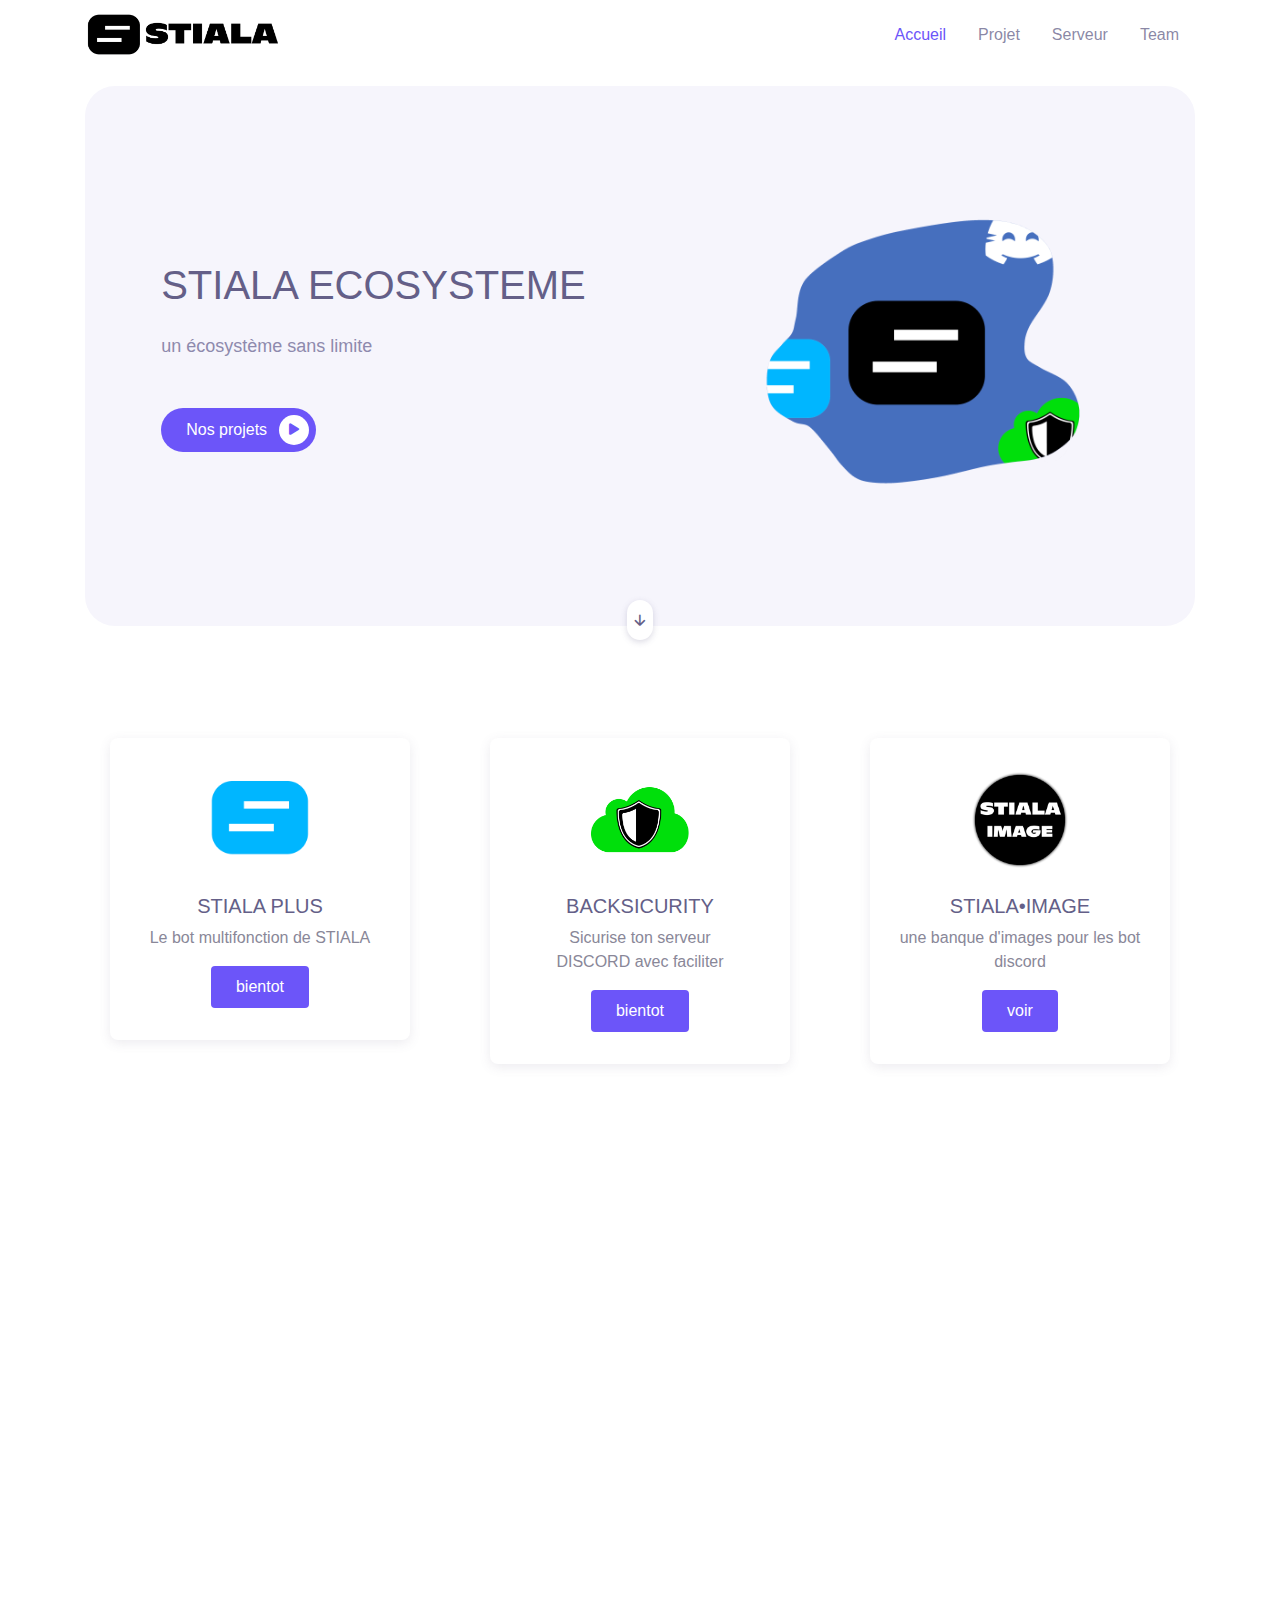
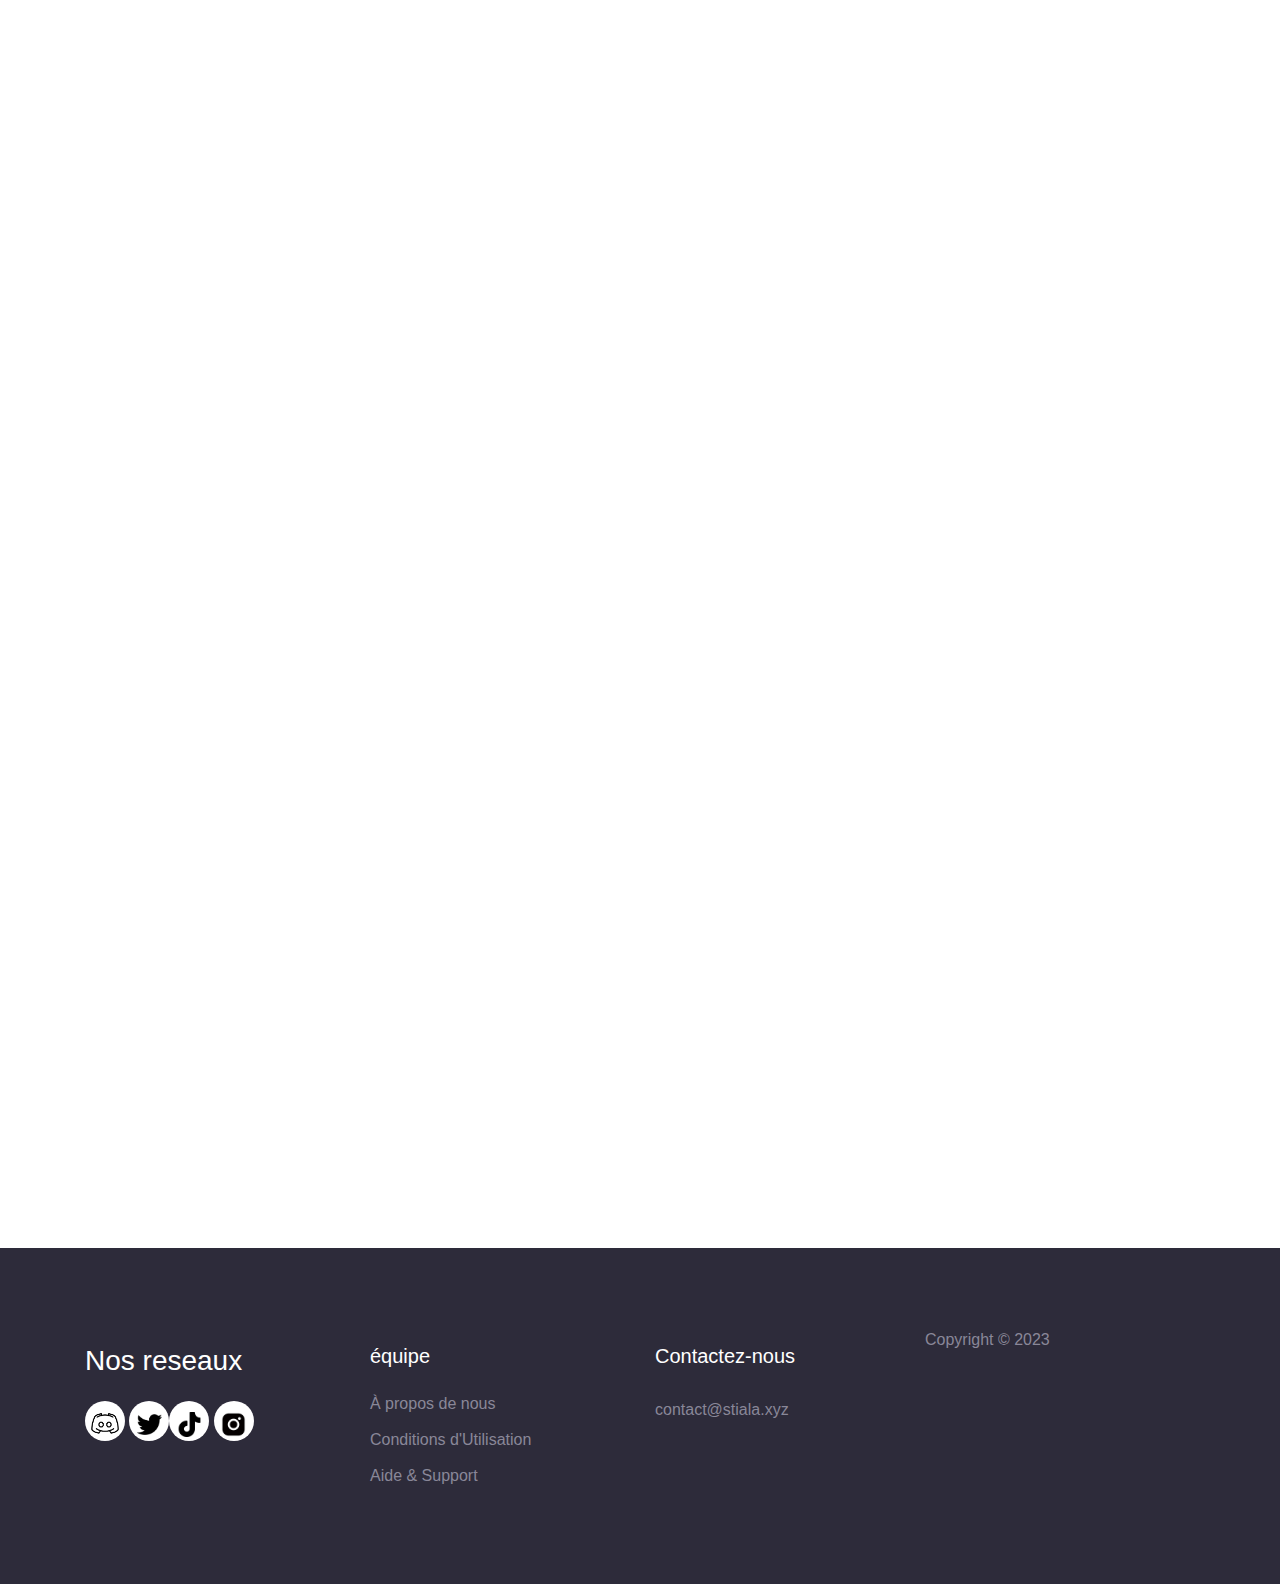
<file: index.html>
<!DOCTYPE html>
<html lang="en">
<head>
  <meta charset="UTF-8">
  <meta name="viewport" content="width=device-width, initial-scale=1.0">
  <meta http-equiv="X-UA-Compatible" content="ie=edge">
  <title>STIALA</title>
  <link rel="shortcut icon" href="/assets/img/titlelogostiala.png" type="image/x-icon">
  <link rel="stylesheet" href="/assets/css/maicons.css">

  <link rel="stylesheet" href="/assets/css/bootstrap.css">

  <link rel="stylesheet" href="/assets/vendor/animate/animate.css">

  <link rel="stylesheet" href="/assets/css/theme.css">

</head>
<body>

  <!-- Back to top button -->
  <div class="back-to-top"></div>

  <header>
    <nav class="navbar navbar-expand-lg navbar-light bg-white sticky" data-offset="500">
      <div class="container">
        <img src="/assets/img/logoblackstiala.png" height="50" alt="">

        <button class="navbar-toggler" data-toggle="collapse" data-target="#navbarContent" aria-controls="navbarContent" aria-expanded="false" aria-label="Toggle navigation">
          <span class="navbar-toggler-icon"></span>
        </button>

        <div class="navbar-collapse collapse" id="navbarContent">
          <ul class="navbar-nav ml-auto">
            <li class="nav-item active">
              <a class="nav-link" href="/">Accueil</a>
            </li>
            <li class="nav-item ">
              <a class="nav-link" href="/pages/projet">Projet</a>
            </li>
            <li class="nav-item">
              <a class="nav-link" href="/pages/serveur-discord">Serveur</a>
            </li>
            <li class="nav-item">
              <a class="nav-link" href="/pages/team">Team</a>
            </li>

          </ul>
        </div>

      </div>
    </nav>

    <div class="container">
      <div class="page-banner home-banner">
        <div class="row align-items-center flex-wrap-reverse h-100">
          <div class="col-md-6 py-5 wow fadeInLeft">
            <h1 class="mb-4">STIALA ECOSYSTEME</h1>
            <p class="text-lg text-grey mb-5">un écosystème sans limite</p>
            <a href="pages/projet.html" class="btn btn-primary btn-split">Nos projets <div class="fab"><span class="mai-play"></span></div></a>
          </div>
          <div class="col-md-6 py-5 wow zoomIn">
            <div class="img-fluid text-center">
              <img src="/assets/img/backgrandstiala.png" height="350" width="350" alt="">
            </div>
          </div>
        </div>
        <a href="#" class="btn-scroll" data-role="smoothscroll"><span class="mai-arrow-down"></span></a>
      </div>
    </div>
  </header>

  <div class="page-section">
    <div class="container">
      <div class="row">
        <div class="col-lg-4">
          <div class="card-service wow fadeInUp">
            <div class="header">
              <img src="../assets/img/logostialaplus.png" height="100" width="100" alt="">
            </div>
            <div class="body">
              <h5 class="text-secondary">STIALA PLUS</h5>
              <p>Le bot multifonction de STIALA</p>
              <a href="service.html" class="btn btn-primary">bientot</a>
            </div>
          </div>
        </div>
        <div class="col-lg-4">
          <div class="card-service wow fadeInUp">
            <div class="header">
              <img src="/assets/img/backseu.png" height="100" width="100" alt="">
            </div>
            <div class="body">
              <h5 class="text-secondary">BACKSICURITY</h5>
              <p>Sicurise ton serveur <br> DISCORD avec faciliter</p>
              <a href="service.html" class="btn btn-primary">bientot</a>
            </div>
          </div>
        </div>
        <div class="col-lg-4">
          <div class="card-service wow fadeInUp">
            <div class="header">
              <img src="/assets/img/stialaimageicon.png" height="100" width="100" alt="">
            </div>
            <div class="body">
              <h5 class="text-secondary">STIALA•IMAGE</h5>
              <p>une banque d'images pour les bot discord</p>
              <a href="https://image.stiala.xyz" class="btn btn-primary">voir</a>
            </div>
          </div>
        </div>
      </div>
    </div> <!-- .container -->
  </div> <!-- .page-section -->

  <!-- Blog -->
  <div class="page-section">
    <div class="container">
      <div class="text-center wow fadeInUp">
        <div class="subhead"></div>
        <h2 class="title-section">TOUT NOS PORJETS</h2>
        <div class="divider mx-auto"></div>
      </div>

      <div class="row mt-5">
        <div class="col-lg-4 py-3 wow fadeInUp">
          <div class="card-blog">
            <div class="header">
              <div class="post-thumb">
                <img src="/assets/img/projet/stialaplus.png" alt="">
              </div>
            </div>
            <div class="body">
              <h5 class="post-title"><a href="#">STIALA</a></h5>
              <div class="post-date">crée <a href="#">xx/xx/xx</a></div>
            </div>
          </div>
        </div>
        
        <div class="col-lg-4 py-3 wow fadeInUp">
          <div class="card-blog">
            <div class="header">
              <div class="post-thumb">
                <img src="/assets/img/projet/backsicuryti.png" alt="">
              </div>
            </div>
            <div class="body">
              <h5 class="post-title"><a href="#">BACKSECURITY</a></h5>
              <div class="post-date">crée <a href="#">xx/xx/xx</a></div>
            </div>
          </div>
        </div>

        <div class="col-lg-4 py-3 wow fadeInUp">
          <div class="card-blog">
            <div class="header">
              <div class="post-thumb">
                <img src="/assets/img/projet/rdusprai.png" alt="">
              </div>
            </div>
            <div class="body">
              <h5 class="post-title"><a href="#">RDUS</a></h5>
              <div class="post-date">crée en <a href="#">14/12/22</a></div>
            </div>
          </div>
        </div>
        <div class="col-lg-4 py-3 wow fadeInUp">
          <div class="card-blog">
            <div class="header">
              <div class="post-thumb">
                <img src="/assets/img/stialaimagecard.png" alt="">
              </div>
            </div>
            <div class="body">
              <h5 class="post-title"><a href="https://image.stiala.xyz">STIALA•IMAGE</a></h5>
              <div class="post-date">crée <a href="#">29/03/2023</a></div>
            </div>
          </div>
        </div>
        
        <div class="col-12 mt-4 text-center wow fadeInUp">
          <a href="pages/projet.html" class="btn btn-primary">autre</a>
        </div>
      </div>
    </div>
  </div>
  <!-- discord -->
  <div class="page-section">
    <div class="container">
      <div class="text-center wow fadeInUp">
        <div class="subhead"></div>
        <h2 class="title-section">NOS SERVEUR DISCORD</h2>
        <div class="divider mx-auto"></div>
      </div>

      <div class="row mt-5">
        <div class="col-lg-4 py-3 wow fadeInUp">
          <div class="card-blog">
            <div class="header">
              <div class="post-thumb">
                <img src="/assets/img/serveurdiscord/serveurdiscordhub.png" alt="">
              </div>
            </div>
            <div class="body">
              <h5 class="post-title"><a href="#">STIALA HUB</a></h5>
              <div class="col-12 mt-4 text-center wow fadeInUp">
                <a href="https://discord.gg/H5jfhaq6kw" class="btn btn-primary">rejoindre</a>
              </div>
            </div>
          </div>
        </div>
        
        <div class="col-lg-4 py-3 wow fadeInUp">
          <div class="card-blog">
            <div class="header">
              <div class="post-thumb">
                <img src="/assets/img/projet/backsicuryti.png" alt="">
              </div>
            </div>
            <div class="body">
              <h5 class="post-title"><a href="#">BACKSECURITY</a></h5>
              <div class="col-12 mt-4 text-center wow fadeInUp">
                <a href="#" class="btn btn-primary">fermer</a>
              </div>
            </div>
          </div>
        </div>

        <div class="col-lg-4 py-3 wow fadeInUp">
          <div class="card-blog">
            <div class="header">
              <div class="post-thumb">
                <img src="/assets/img/projet/rdusprai.png" alt="">
              </div>
            </div>
            <div class="body">
              <h5 class="post-title"><a href="#">RDUS</a></h5>
              <div class="col-12 mt-4 text-center wow fadeInUp">
                <a href="#" class="btn btn-primary">fermer</a>
              </div>
            </div>
          </div>
        </div>
        <div class="col-12 mt-4 text-center wow fadeInUp">
          <a href="pages/serveur-discord.html" class="btn btn-primary">autre</a>
        </div>
      </div>
    </div>
  </div>
  <footer class="page-footer bg-image" style="background-image: url();">
    <div class="container">
      <div class="row mb-5">
        <div class="col-lg-3 py-3">
          <h3>Nos reseaux</h3>
          <p></p>

          <div class="social-media-button">
            <a href="https://hub.stiala.xyz"><img src="/assets/img/disocrdblack.png" height="30" width="30" alt=""></a>
            <a href="https://twitter.com/stialaeco"><img src="/assets/img/logo-twitter-noir.png" height="25" width="25" alt="">
            <a href="https://www.tiktok.com/@stiala.eco"><img src="/assets/img/tiktok.png" height="25" width="25" alt=""></a>
            <a href="https://www.instagram.com/stiala.eco/"><img src="/assets/img/instalod.png" height="25" width="25" alt=""></span></a>
          </div>
        </div>
        <div class="col-lg-3 py-3">
          <h5>équipe</h5>
          <ul class="footer-menu">
            <li><a href="#">À propos de nous</a></li>
            <li><a href="#">Conditions d'Utilisation</a></li>
            <li><a href="#">Aide & Support</a></li>
          </ul>
        </div>
        <div class="col-lg-3 py-3">
          <h5>Contactez-nous</h5>
          <p></p>
          <a href="mailto:contact@stiala.xyz" class="footer-link">contact@stiala.xyz</a>
        </div>

        <p class="text-center" id="copyright">Copyright &copy; 2023</p>
    </div>
  </footer>

<script src="/assets/js/jquery-3.5.1.min.js"></script>

<script src="/assets/js/bootstrap.bundle.min.js"></script>

<script src="/assets/js/google-maps.js"></script>

<script src="/assets/vendor/wow/wow.min.js"></script>

<script src="/assets/js/theme.js"></script>
  
</body>
</html>
</file>
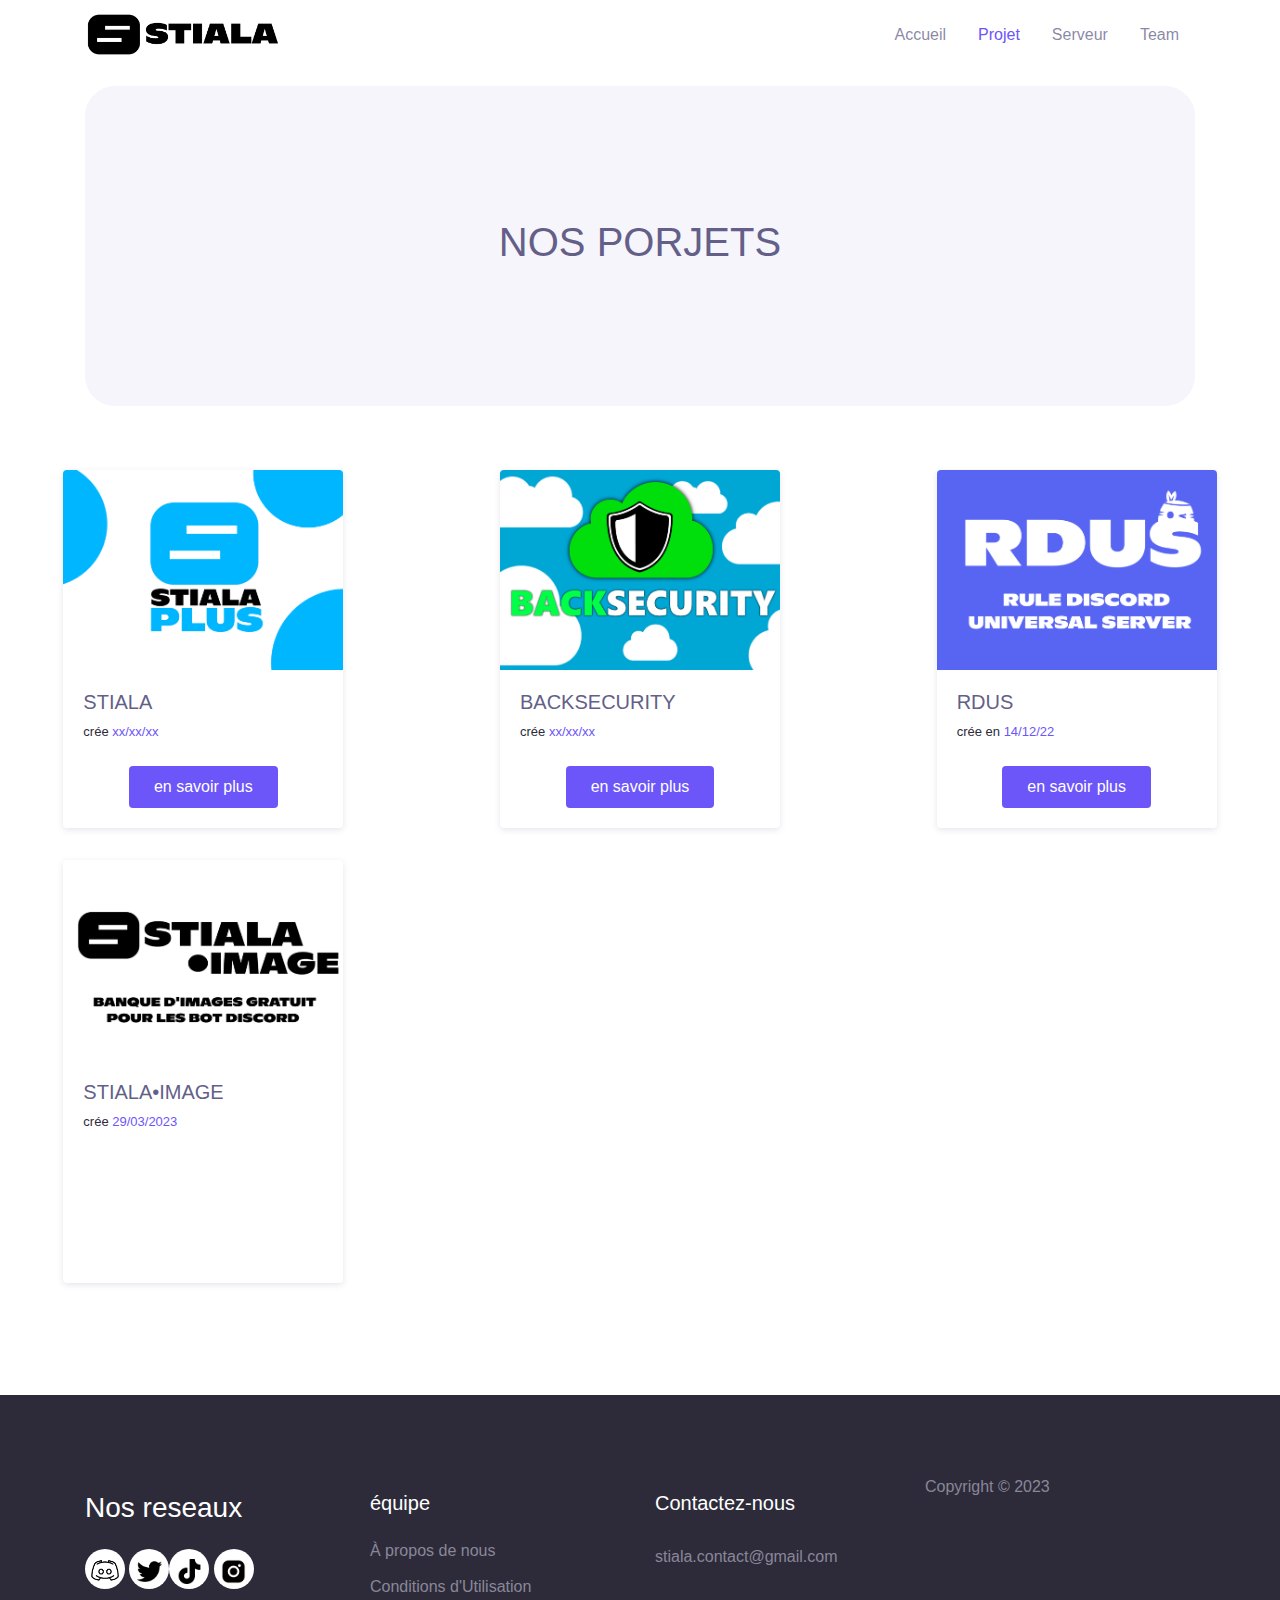
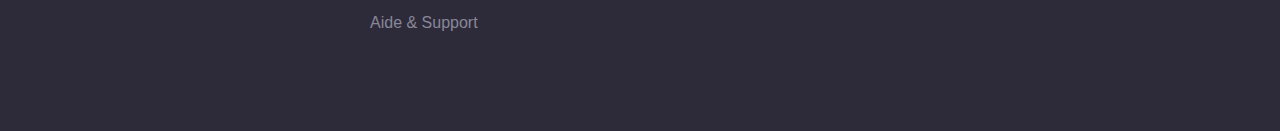
<file: pages/projet/index.html>
<!DOCTYPE html>
<html lang="en">
<head>
  <meta charset="UTF-8">
  <meta name="viewport" content="width=device-width, initial-scale=1.0">

  <meta http-equiv="X-UA-Compatible" content="ie=edge">

  <meta name="copyright" content="MACode ID, https://macodeid.com/">

  <title>STIALA | projet</title>
  <link rel="shortcut icon" href="/assets/img/titlelogostiala.png" type="image/x-icon">

  <link rel="stylesheet" href="/assets/css/maicons.css">

  <link rel="stylesheet" href="/assets/css/bootstrap.css">

  <link rel="stylesheet" href="/assets/vendor/animate/animate.css">

  <link rel="stylesheet" href="/assets/css/theme.css">
</head>
<body>

  <!-- Back to top button -->
  <div class="back-to-top"></div>
  
  <header>
    <nav class="navbar navbar-expand-lg navbar-light bg-white sticky" data-offset="500">
      <div class="container">
        <img src="/assets/img/logoblackstiala.png" height="50" alt="">

        <button class="navbar-toggler" data-toggle="collapse" data-target="#navbarContent" aria-controls="navbarContent" aria-expanded="false" aria-label="Toggle navigation">
          <span class="navbar-toggler-icon"></span>
        </button>

        <div class="navbar-collapse collapse" id="navbarContent">
          <ul class="navbar-nav ml-auto">
            <li class="nav-item">
              <a class="nav-link" href="/">Accueil</a>
            </li>
            <li class="nav-item active">
              <a class="nav-link" href="/pages/projet">Projet</a>
            </li>
            <li class="nav-item">
              <a class="nav-link" href="/pages/serveur-discord">Serveur</a>
            </li>
            <li class="nav-item">
              <a class="nav-link" href="/pages/team">Team</a>
            </li>

          </ul>
        </div>

      </div>
    </nav>

    <div class="container">
      <div class="page-banner">
        <div class="row justify-content-center align-items-center h-100">
          <div class="col-md-6">
            <nav aria-label="Breadcrumb">
            </nav>
            <h1 class="text-center">NOS PORJETS</h1>
          </div>
        </div>
      </div>
    </div>
  </header>

  <div class="row mt-5">
    <div class="col-lg-4 py-3 wow fadeInUp">
      <div class="card-blog">
        <div class="header">
          <div class="post-thumb">
            <img src="/assets/img/projet/stialaplus.png" alt="">
          </div>
        </div>
        <div class="body">
          <h5 class="post-title"><a href="#">STIALA</a></h5>
          <div class="post-date">crée <a href="#">xx/xx/xx</a></div>
          <div class="col-12 mt-4 text-center wow fadeInUp">
            <a href="#" class="btn btn-primary">en savoir plus</a>
          </div>
        </div>
      </div>
    </div>
    
    <div class="col-lg-4 py-3 wow fadeInUp">
      <div class="card-blog">
        <div class="header">
          <div class="post-thumb">
            <img src="/assets/img/projet/backsicuryti.png" alt="">
          </div>
        </div>
        <div class="body">
          <h5 class="post-title"><a href="#">BACKSECURITY</a></h5>
          <div class="post-date">crée <a href="#">xx/xx/xx</a></div>
          <div class="col-12 mt-4 text-center wow fadeInUp">
            <a href="#" class="btn btn-primary">en savoir plus</a>
          </div>
        </div>
      </div>
    </div>

    <div class="col-lg-4 py-3 wow fadeInUp">
      <div class="card-blog">
        <div class="header">
          <div class="post-thumb">
            <img src="/assets/img/projet/rdusprai.png" alt="">
          </div>
        </div>
        <div class="body">
          <h5 class="post-title"><a href="#">RDUS</a></h5>
          <div class="post-date">crée en <a href="#">14/12/22</a></div>
          <div class="col-12 mt-4 text-center wow fadeInUp">
            <a href="#" class="btn btn-primary">en savoir plus</a>
          </div>
        </div>
      </div>
    </div>
    <div class="col-lg-4 py-3 wow fadeInUp">
      <div class="card-blog">
        <div class="header">
          <div class="post-thumb">
            <img src="/assets/img/stialaimagecard.png" alt="">
          </div>
          </div>
          <div class="body">
            <h5 class="post-title"><a href="https://image.stiala.xyz">STIALA•IMAGE</a></h5>
            <div class="post-date">crée <a href="#">29/03/2023</a></div>
            <div class="col-12 mt-4 text-center wow fadeInUp">
            <a href="https://image.stiala.xyz" class="btn btn-primary">site</a>
              <br>
              <br>
            <a href="/pages/projet/stialaimage.html" class="btn btn-primary">en savoir plus</a>
              
              
          </div>
          </div>
        </div>
      </div>
  </div>
  <br>
  <br>
  <br>
  <br>
</div>
</div>



  <footer class="page-footer bg-image" style="background-image: url();">
    <div class="container">
      <div class="row mb-5">
        <div class="col-lg-3 py-3">
          <h3>Nos reseaux</h3>
          <p></p>

          <div class="social-media-button">
            <a href="https://hub.stiala.xyz"><img src="/assets/img/disocrdblack.png" height="30" width="30" alt=""></a>
            <a href="https://twitter.com/stialaeco"><img src="/assets/img/logo-twitter-noir.png" height="25" width="25" alt="">
            <a href="https://www.tiktok.com/@stiala.eco"><img src="/assets/img/tiktok.png" height="25" width="25" alt=""></a>
            <a href="https://www.instagram.com/stiala.eco/"><img src="/assets/img/instalod.png" height="25" width="25" alt=""></span></a>
          </div>
        </div>
        <div class="col-lg-3 py-3">
          <h5>équipe</h5>
          <ul class="footer-menu">
            <li><a href="#">À propos de nous</a></li>
            <li><a href="#">Conditions d'Utilisation</a></li>
            <li><a href="#">Aide & Support</a></li>
          </ul>
        </div>
        <div class="col-lg-3 py-3">
          <h5>Contactez-nous</h5>
          <p></p>
          <a href="#" class="footer-link">stiala.contact@gmail.com</a>
        </div>

        <p class="text-center" id="copyright">Copyright &copy; 2023</p>
    </div>
  </footer>

<script src="/assets/js/jquery-3.5.1.min.js"></script>

<script src="/assets/js/bootstrap.bundle.min.js"></script>

<script src="/assets/js/google-maps.js"></script>

<script src="/assets/vendor/wow/wow.min.js"></script>

<script src="/assets/js/theme.js"></script>

</body>
</html>
</file>
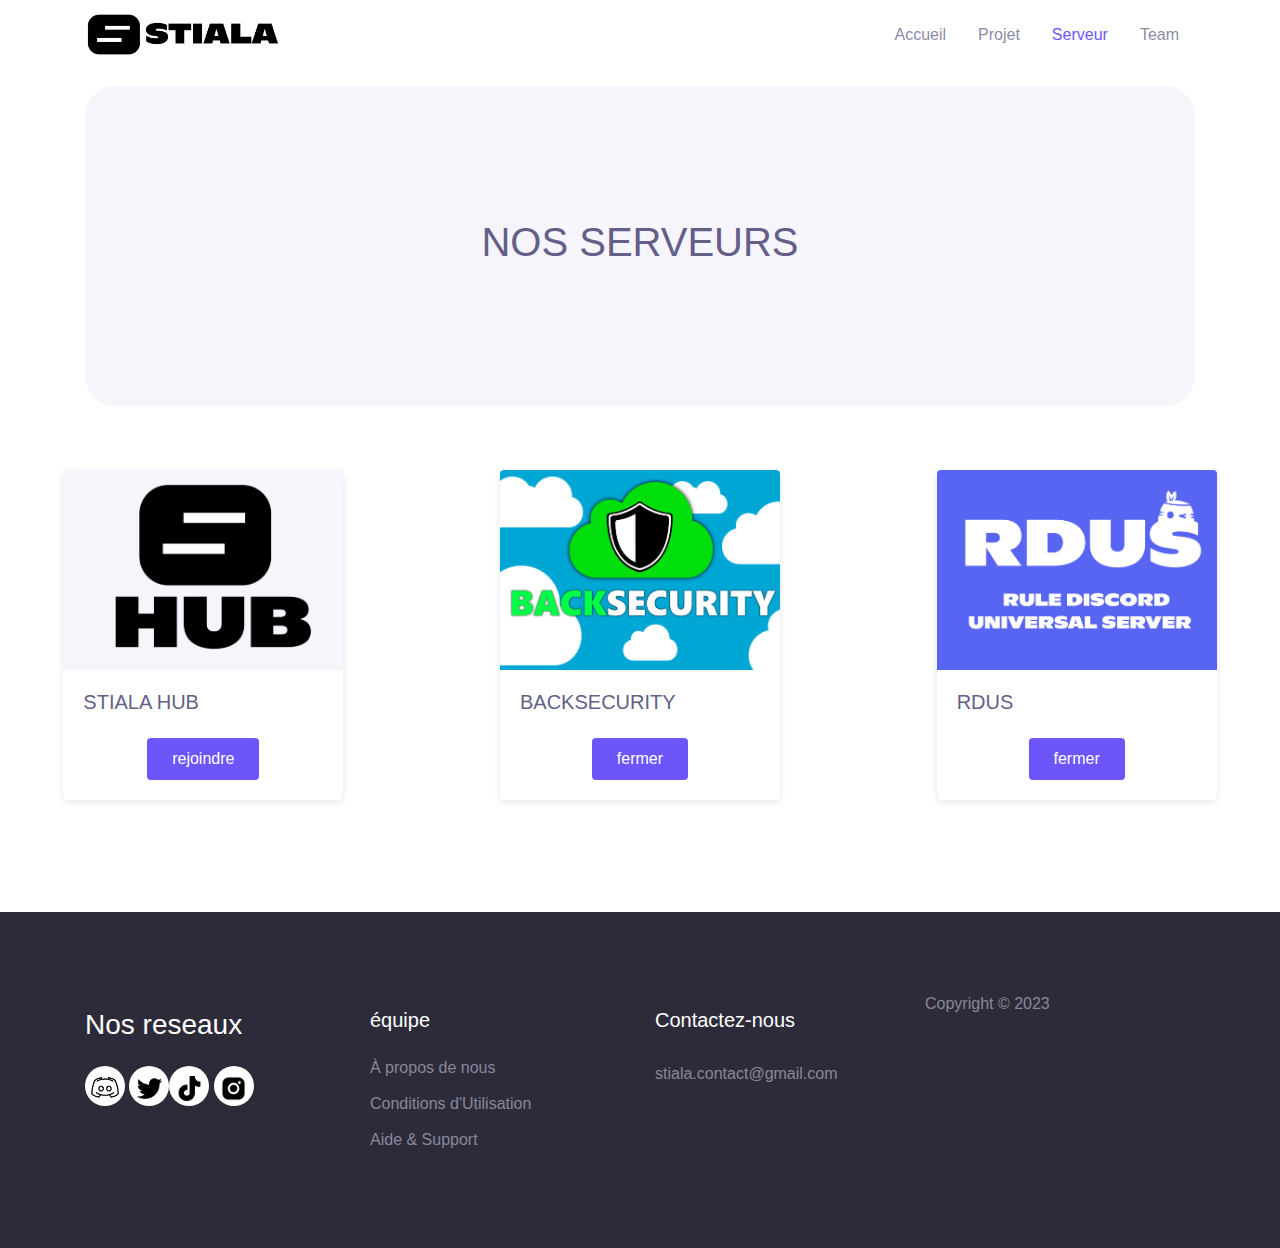
<file: pages/serveur-discord/index.html>
<!DOCTYPE html>
<html lang="en">
<head>
  <meta charset="UTF-8">
  <meta name="viewport" content="width=device-width, initial-scale=1.0">

  <meta http-equiv="X-UA-Compatible" content="ie=edge">

  <meta name="copyright" content="MACode ID, https://macodeid.com/">

  <title>STIALA | serveur discord</title>
  <link rel="shortcut icon" href="/assets/img/titlelogostiala.png" type="image/x-icon">

  <link rel="stylesheet" href="/assets/css/maicons.css">

  <link rel="stylesheet" href="/assets/css/bootstrap.css">

  <link rel="stylesheet" href="/assets/vendor/animate/animate.css">

  <link rel="stylesheet" href="/assets/css/theme.css">
</head>
<body>

  <!-- Back to top button -->
  <div class="back-to-top"></div>
  
  <header>
    <nav class="navbar navbar-expand-lg navbar-light bg-white sticky" data-offset="500">
      <div class="container">
        <img src="/assets/img/logoblackstiala.png" height="50" alt="">

        <button class="navbar-toggler" data-toggle="collapse" data-target="#navbarContent" aria-controls="navbarContent" aria-expanded="false" aria-label="Toggle navigation">
          <span class="navbar-toggler-icon"></span>
        </button>

        <div class="navbar-collapse collapse" id="navbarContent">
          <ul class="navbar-nav ml-auto">
            <li class="nav-item">
              <a class="nav-link" href="/">Accueil</a>
            </li>
            <li class="nav-item ">
              <a class="nav-link" href="/pages/projet">Projet</a>
            </li>
            <li class="nav-item active">
              <a class="nav-link" href="/pages/serveur-discord">Serveur</a>
            </li>
            <li class="nav-item">
              <a class="nav-link" href="/pages/team">Team</a>
            </li>

          </ul>
        </div>

      </div>
    </nav>

    <div class="container">
      <div class="page-banner">
        <div class="row justify-content-center align-items-center h-100">
          <div class="col-md-6">
            <nav aria-label="Breadcrumb">
            </nav>
            <h1 class="text-center">NOS SERVEURS</h1>
          </div>
        </div>
      </div>
    </div>
  </header>

  <div class="row mt-5">
    <div class="col-lg-4 py-3 wow fadeInUp">
      <div class="card-blog">
        <div class="header">
          <div class="post-thumb">
            <img src="/assets/img/serveurdiscord/serveurdiscordhub.png" alt="">
          </div>
        </div>
        <div class="body">
          <h5 class="post-title"><a href="#">STIALA HUB</a></h5>
          <div class="col-12 mt-4 text-center wow fadeInUp">
            <a href="https://discord.gg/H5jfhaq6kw" class="btn btn-primary">rejoindre</a>
          </div>
        </div>
      </div>
    </div>
    
    <div class="col-lg-4 py-3 wow fadeInUp">
      <div class="card-blog">
        <div class="header">
          <div class="post-thumb">
            <img src="/assets/img/projet/backsicuryti.png" alt="">
          </div>
        </div>
        <div class="body">
          <h5 class="post-title"><a href="#">BACKSECURITY</a></h5>
          <div class="col-12 mt-4 text-center wow fadeInUp">
            <a href="#" class="btn btn-primary">fermer</a>
          </div>
        </div>
      </div>
    </div>

    <div class="col-lg-4 py-3 wow fadeInUp">
      <div class="card-blog">
        <div class="header">
          <div class="post-thumb">
            <img src="/assets/img/projet/rdusprai.png" alt="">
          </div>
        </div>
        <div class="body">
          <h5 class="post-title"><a href="#">RDUS</a></h5>
          <div class="col-12 mt-4 text-center wow fadeInUp">
            <a href="#" class="btn btn-primary">fermer</a>
          </div>
        </div>
      </div>
      <br>
      <br>
      <br>
      <br>
    </div>
  </div>
</div>

  <footer class="page-footer bg-image" style="background-image: url();">
    <div class="container">
      <div class="row mb-5">
        <div class="col-lg-3 py-3">
          <h3>Nos reseaux</h3>
          <p></p>

          <div class="social-media-button">
            <a href="https://hub.stiala.xyz"><img src="/assets/img/disocrdblack.png" height="30" width="30" alt=""></a>
            <a href="https://twitter.com/stialaeco"><img src="/assets/img/logo-twitter-noir.png" height="25" width="25" alt="">
            <a href="https://www.tiktok.com/@stiala.eco"><img src="/assets/img/tiktok.png" height="25" width="25" alt=""></a>
            <a href="https://www.instagram.com/stiala.eco/"><img src="/assets/img/instalod.png" height="25" width="25" alt=""></span></a>
          </div>
        </div>
        <div class="col-lg-3 py-3">
          <h5>équipe</h5>
          <ul class="footer-menu">
            <li><a href="#">À propos de nous</a></li>
            <li><a href="#">Conditions d'Utilisation</a></li>
            <li><a href="#">Aide & Support</a></li>
          </ul>
        </div>
        <div class="col-lg-3 py-3">
          <h5>Contactez-nous</h5>
          <p></p>
          <a href="#" class="footer-link">stiala.contact@gmail.com</a>
        </div>

        <p class="text-center" id="copyright">Copyright &copy; 2023</p>
    </div>
  </footer>

<script src="/assets/js/jquery-3.5.1.min.js"></script>

<script src="/assets/js/bootstrap.bundle.min.js"></script>

<script src="/assets/js/google-maps.js"></script>

<script src="/assets/vendor/wow/wow.min.js"></script>

<script src="/assets/js/theme.js"></script>

</body>
</html>
</file>
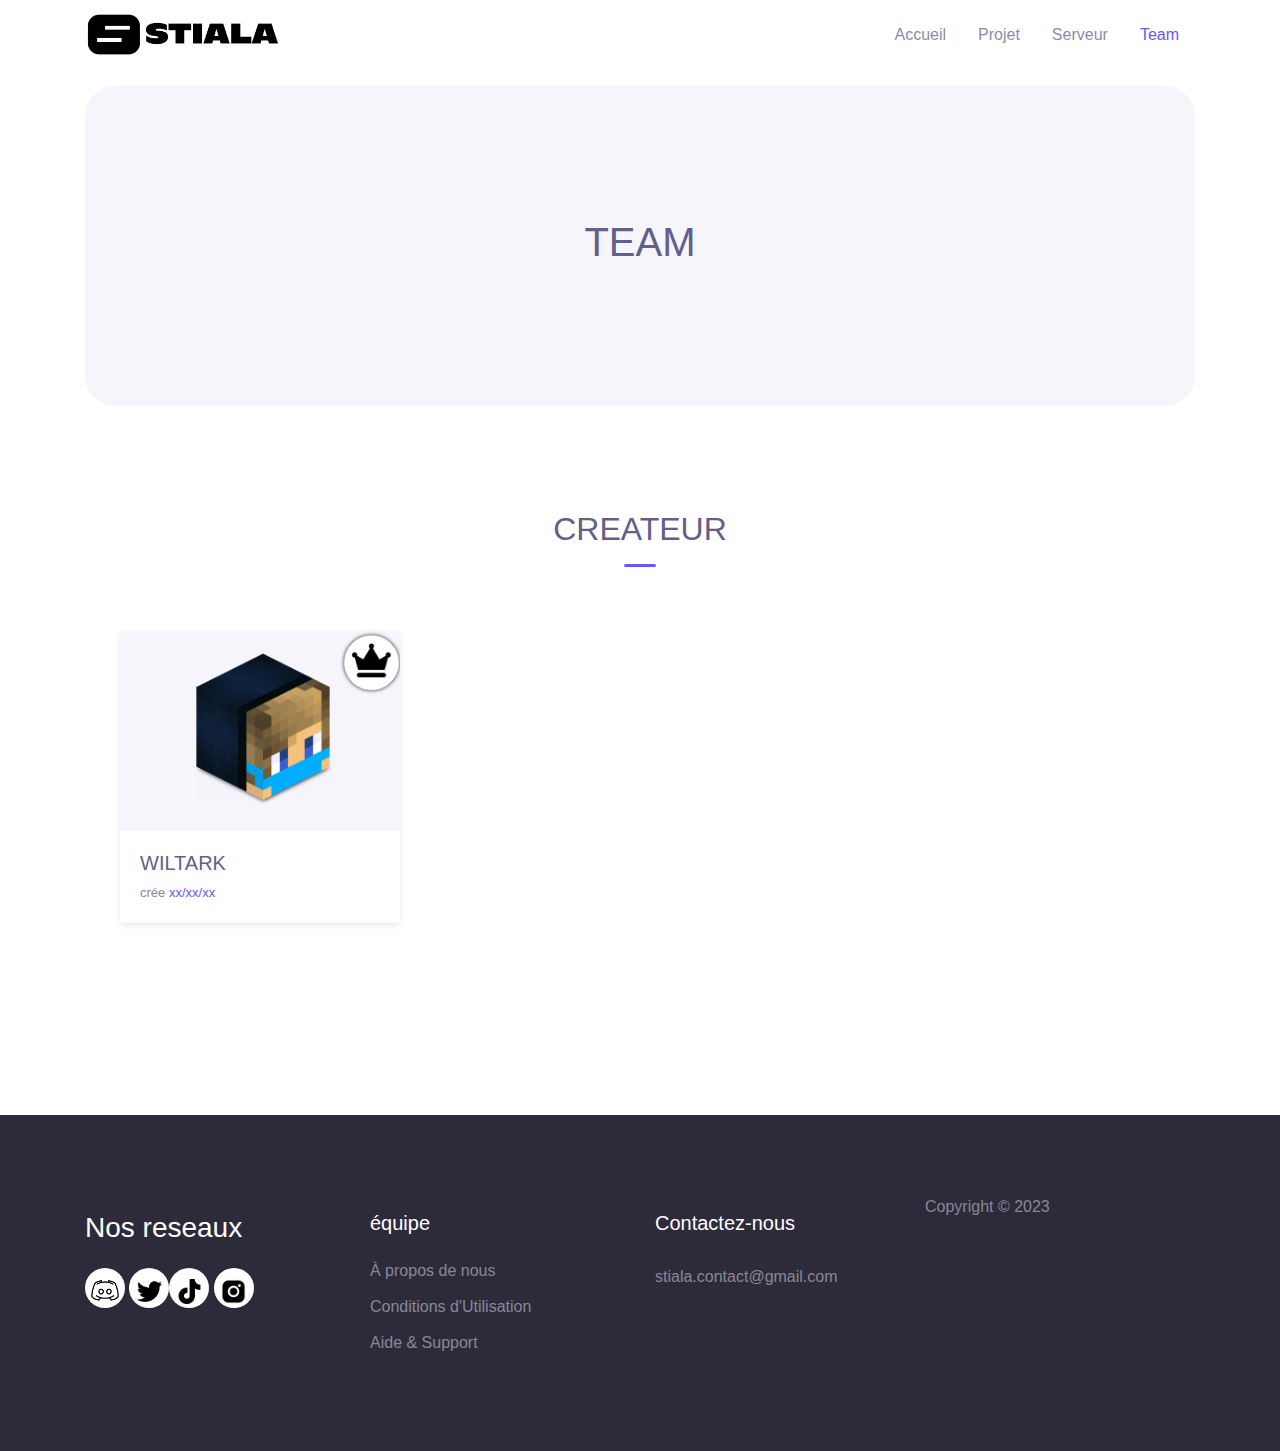
<file: pages/team/index.html>
<!DOCTYPE html>
<html lang="en">
<head>
  <meta charset="UTF-8">
  <meta name="viewport" content="width=device-width, initial-scale=1.0">

  <meta http-equiv="X-UA-Compatible" content="ie=edge">

  <meta name="copyright" content="MACode ID, https://macodeid.com/">

  <title>STIALA | team</title>
  <link rel="shortcut icon" href="/assets/img/titlelogostiala.png" type="image/x-icon">

  <link rel="stylesheet" href="/assets/css/maicons.css">

  <link rel="stylesheet" href="/assets/css/bootstrap.css">

  <link rel="stylesheet" href="/assets/vendor/animate/animate.css">

  <link rel="stylesheet" href="/assets/css/theme.css">
</head>
<body>

  <!-- Back to top button -->
  <div class="back-to-top"></div>
  
  <header>
    <nav class="navbar navbar-expand-lg navbar-light bg-white sticky" data-offset="500">
      <div class="container">
        <img src="/assets/img/logoblackstiala.png" height="50" alt="">

        <button class="navbar-toggler" data-toggle="collapse" data-target="#navbarContent" aria-controls="navbarContent" aria-expanded="false" aria-label="Toggle navigation">
          <span class="navbar-toggler-icon"></span>
        </button>

        <div class="navbar-collapse collapse" id="navbarContent">
          <ul class="navbar-nav ml-auto">
            <li class="nav-item">
              <a class="nav-link" href="/">Accueil</a>
            </li>
            <li class="nav-item ">
              <a class="nav-link" href="/pages/projet">Projet</a>
            </li>
            <li class="nav-item">
              <a class="nav-link" href="/pages/serveur-discord">Serveur</a>
            </li>
            <li class="nav-item active">
              <a class="nav-link" href="/pages/team">Team</a>
            </li>

          </ul>
        </div>

      </div>
    </nav>

    <div class="container">
      <div class="page-banner">
        <div class="row justify-content-center align-items-center h-100">
          <div class="col-md-6">
            <nav aria-label="Breadcrumb">
            </nav>
            <h1 class="text-center">TEAM</h1>
          </div>
        </div>
      </div>
    </div>
  </header>

  <div class="page-section">
    <div class="container">
      <div class="text-center wow fadeInUp">
        <div class="subhead"></div>
        <h2 class="title-section">CREATEUR</h2>
        <div class="divider mx-auto"></div>
      </div>

      <div class="row mt-5">
        <div class="col-lg-4 py-3 wow fadeInUp">
          <div class="card-blog">
            <div class="header">
              <div class="post-thumb">
                <img src="/assets/img/wiltarkcard.png" alt="">
              </div>
            </div>
            <div class="body">
              <h5 class="post-title"><a href="#">WILTARK</a></h5>
              <div class="post-date">crée <a href="#">xx/xx/xx</a></div>
            </div>
          </div>
        </div>
      </div>
    </div>
  </div>
  <br>
  <br>
  <br>
  <br>
</div>
</div>



  <footer class="page-footer bg-image" style="background-image: url();">
    <div class="container">
      <div class="row mb-5">
        <div class="col-lg-3 py-3">
          <h3>Nos reseaux</h3>
          <p></p>

          <div class="social-media-button">
            <a href="https://hub.stiala.xyz"><img src="/assets/img/disocrdblack.png" height="30" width="30" alt=""></a>
            <a href="https://twitter.com/stialaeco"><img src="/assets/img/logo-twitter-noir.png" height="25" width="25" alt="">
            <a href="https://www.tiktok.com/@stiala.eco"><img src="/assets/img/tiktok.png" height="25" width="25" alt=""></a>
            <a href="https://www.instagram.com/stiala.eco/"><img src="/assets/img/instalod.png" height="25" width="25" alt=""></span></a>
          </div>
        </div>
        <div class="col-lg-3 py-3">
          <h5>équipe</h5>
          <ul class="footer-menu">
            <li><a href="#">À propos de nous</a></li>
            <li><a href="#">Conditions d'Utilisation</a></li>
            <li><a href="#">Aide & Support</a></li>
          </ul>
        </div>
        <div class="col-lg-3 py-3">
          <h5>Contactez-nous</h5>
          <p></p>
          <a href="#" class="footer-link">stiala.contact@gmail.com</a>
        </div>

        <p class="text-center" id="copyright">Copyright &copy; 2023</p>
    </div>
  </footer>

<script src="/assets/js/jquery-3.5.1.min.js"></script>

<script src="/assets/js/bootstrap.bundle.min.js"></script>

<script src="/assets/js/google-maps.js"></script>

<script src="/assets/vendor/wow/wow.min.js"></script>

<script src="/assets/js/theme.js"></script>

</body>
</html>
</file>
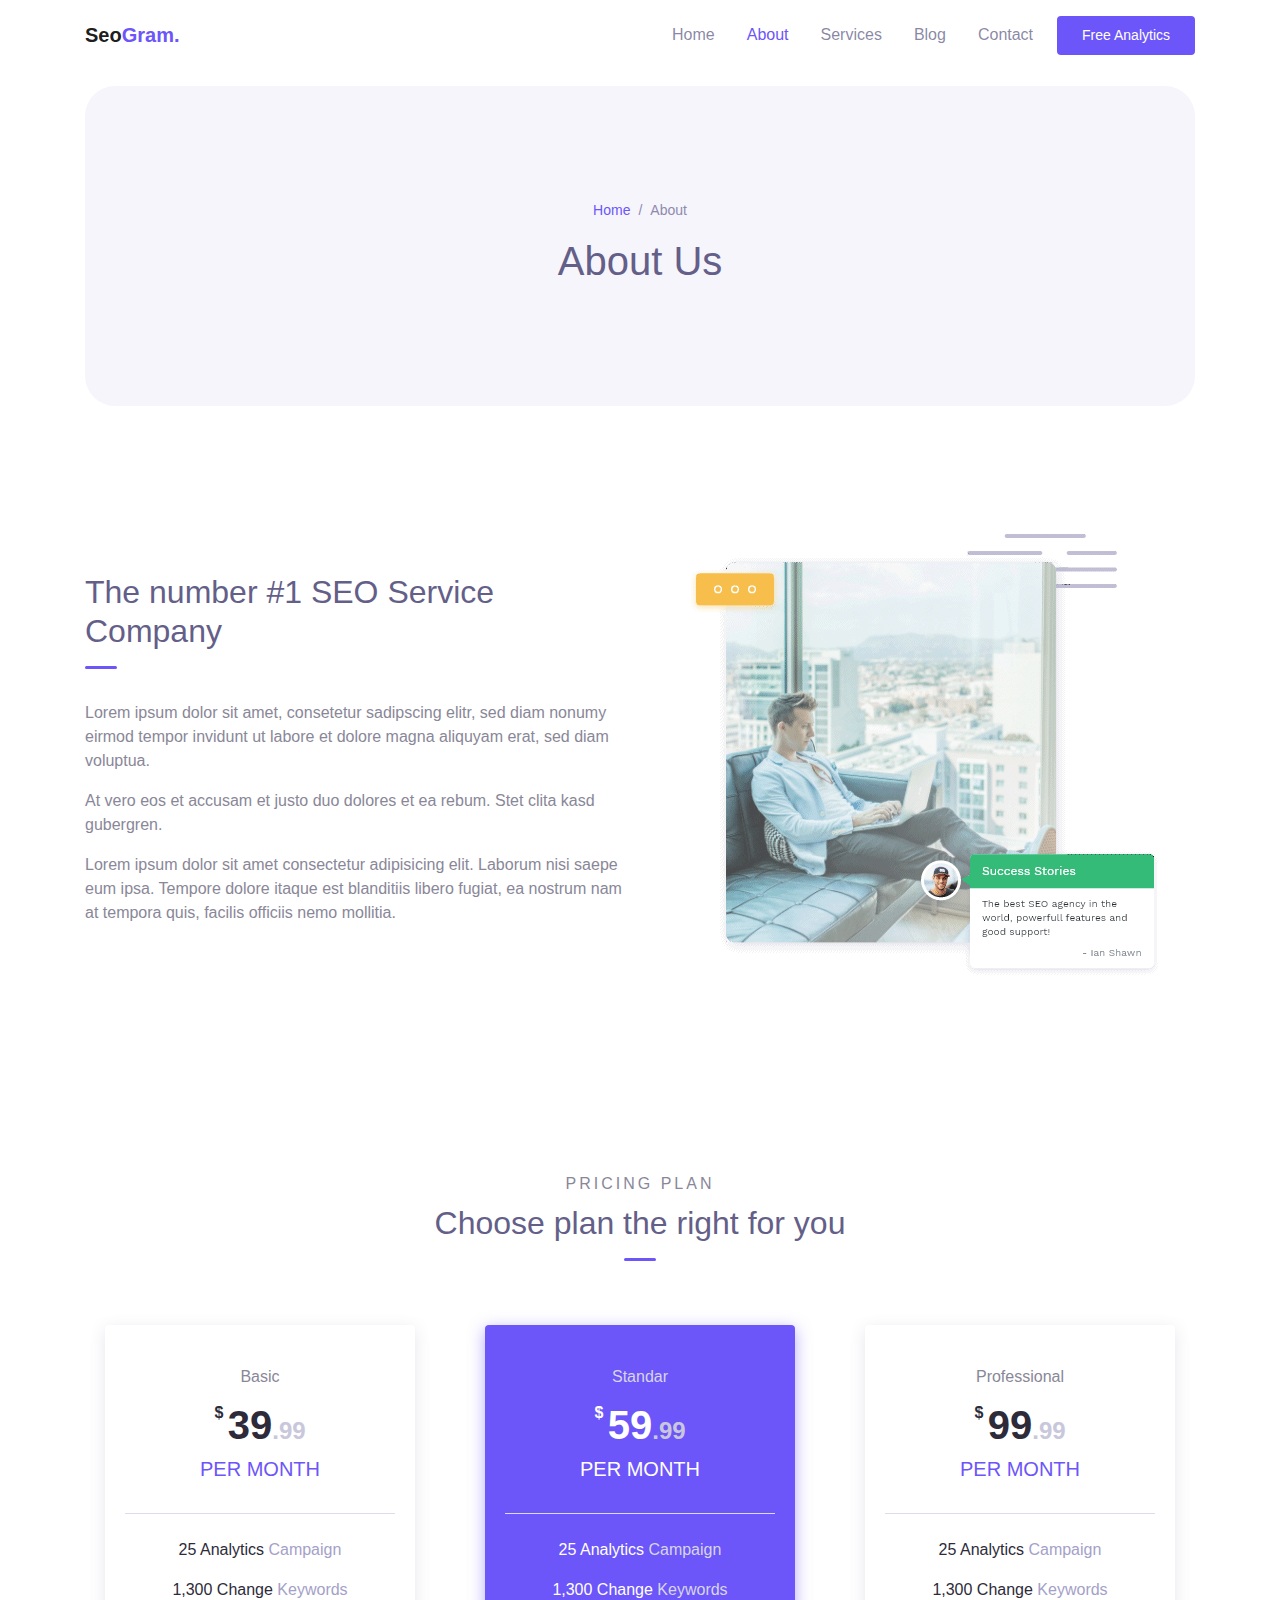
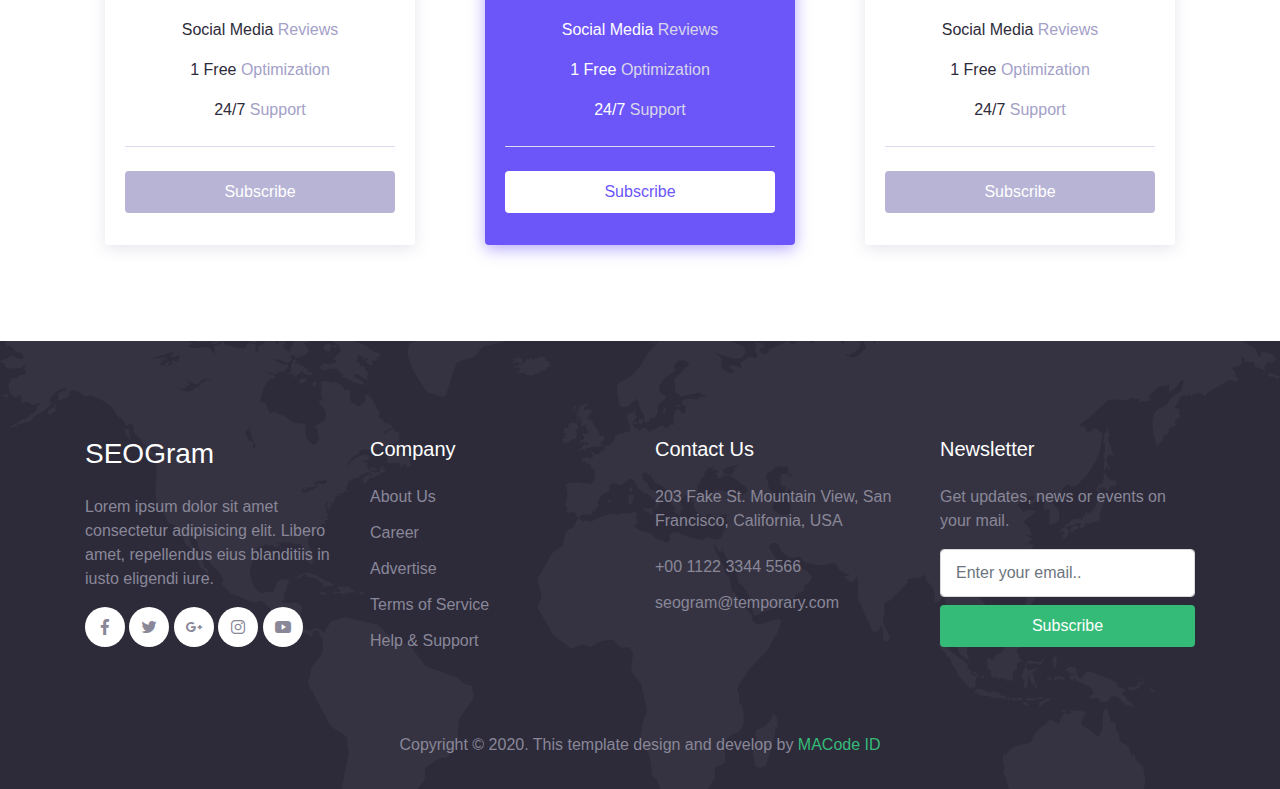
<file: pages/about.html>
<!DOCTYPE html>
<html lang="en">
<head>
  <meta charset="UTF-8">
  <meta name="viewport" content="width=device-width, initial-scale=1.0">

  <meta http-equiv="X-UA-Compatible" content="ie=edge">

  <meta name="copyright" content="MACode ID, https://macodeid.com/">

  <title>SeoGram - SEO Agency Template</title>

  <link rel="stylesheet" href="../assets/css/maicons.css">

  <link rel="stylesheet" href="../assets/css/bootstrap.css">

  <link rel="stylesheet" href="../assets/vendor/animate/animate.css">

  <link rel="stylesheet" href="../assets/css/theme.css">
</head>
<body>
  
  <!-- Back to top button -->
  <div class="back-to-top"></div>

  <header>
    <nav class="navbar navbar-expand-lg navbar-light bg-white sticky" data-offset="300">
      <div class="container">
        <a href="#" class="navbar-brand">Seo<span class="text-primary">Gram.</span></a>

        <button class="navbar-toggler" data-toggle="collapse" data-target="#navbarContent" aria-controls="navbarContent" aria-expanded="false" aria-label="Toggle navigation">
          <span class="navbar-toggler-icon"></span>
        </button>

        <div class="navbar-collapse collapsed" id="navbarContent">
          <ul class="navbar-nav ml-auto">
            <li class="nav-item">
              <a class="nav-link" href="index.html">Home</a>
            </li>
            <li class="nav-item active">
              <a class="nav-link" href="about.html">About</a>
            </li>
            <li class="nav-item">
              <a class="nav-link" href="service.html">Services</a>
            </li>
            <li class="nav-item">
              <a class="nav-link" href="blog.html">Blog</a>
            </li>
            <li class="nav-item">
              <a class="nav-link" href="contact.html">Contact</a>
            </li>
            <li class="nav-item">
              <a class="btn btn-primary ml-lg-2" href="#">Free Analytics</a>
            </li>
          </ul>
        </div>

      </div>
    </nav>

    <div class="container">
      <div class="page-banner">
        <div class="row justify-content-center align-items-center h-100">
          <div class="col-md-6">
            <nav aria-label="Breadcrumb">
              <ul class="breadcrumb justify-content-center py-0 bg-transparent">
                <li class="breadcrumb-item"><a href="index.html">Home</a></li>
                <li class="breadcrumb-item active">About</li>
              </ul>
            </nav>
            <h1 class="text-center">About Us</h1>
          </div>
        </div>
      </div>
    </div>
  </header>

  <div class="page-section">
    <div class="container">
      <div class="row align-items-center">
        <div class="col-lg-6 py-3">
          <h2 class="title-section">The number #1 SEO Service Company</h2>
          <div class="divider"></div>

          <p>Lorem ipsum dolor sit amet, consetetur sadipscing elitr, sed diam nonumy eirmod tempor invidunt ut labore et dolore magna aliquyam erat, sed diam voluptua.</p>
          <p>At vero eos et accusam et justo duo dolores et ea rebum. Stet clita kasd gubergren.</p>
          <p>Lorem ipsum dolor sit amet consectetur adipisicing elit. Laborum nisi saepe eum ipsa. Tempore dolore itaque est blanditiis libero fugiat, ea nostrum nam at tempora quis, facilis officiis nemo mollitia.</p>
        </div>
        <div class="col-lg-6 py-3">
          <div class="img-fluid py-3 text-center">
            <img src="../assets/img/about_frame.png" alt="">
          </div>
        </div>
      </div>
    </div>
  </div>

  <div class="page-section">
    <div class="container">
      <div class="text-center">
        <div class="subhead">Pricing Plan</div>
        <h2 class="title-section">Choose plan the right for you</h2>
        <div class="divider mx-auto"></div>
      </div>
      <div class="row mt-5">
        <div class="col-lg-4 py-3">
          <div class="card-pricing">
            <div class="header">
              <div class="pricing-type">Basic</div>
              <div class="price">
                <span class="dollar">$</span>
                <h1>39<span class="suffix">.99</span></h1>
              </div>
              <h5>Per Month</h5>
            </div>
            <div class="body">
              <p>25 Analytics <span class="suffix">Campaign</span></p>
              <p>1,300 Change <span class="suffix">Keywords</span></p>
              <p>Social Media <span class="suffix">Reviews</span></p>
              <p>1 Free <span class="suffix">Optimization</span></p>
              <p>24/7 <span class="suffix">Support</span></p>
            </div>
            <div class="footer">
              <a href="#" class="btn btn-pricing btn-block">Subscribe</a>
            </div>
          </div>
        </div>

        <div class="col-lg-4 py-3">
          <div class="card-pricing marked">
            <div class="header">
              <div class="pricing-type">Standar</div>
              <div class="price">
                <span class="dollar">$</span>
                <h1>59<span class="suffix">.99</span></h1>
              </div>
              <h5>Per Month</h5>
            </div>
            <div class="body">
              <p>25 Analytics <span class="suffix">Campaign</span></p>
              <p>1,300 Change <span class="suffix">Keywords</span></p>
              <p>Social Media <span class="suffix">Reviews</span></p>
              <p>1 Free <span class="suffix">Optimization</span></p>
              <p>24/7 <span class="suffix">Support</span></p>
            </div>
            <div class="footer">
              <a href="#" class="btn btn-pricing btn-block">Subscribe</a>
            </div>
          </div>
        </div>

        <div class="col-lg-4 py-3">
          <div class="card-pricing">
            <div class="header">
              <div class="pricing-type">Professional</div>
              <div class="price">
                <span class="dollar">$</span>
                <h1>99<span class="suffix">.99</span></h1>
              </div>
              <h5>Per Month</h5>
            </div>
            <div class="body">
              <p>25 Analytics <span class="suffix">Campaign</span></p>
              <p>1,300 Change <span class="suffix">Keywords</span></p>
              <p>Social Media <span class="suffix">Reviews</span></p>
              <p>1 Free <span class="suffix">Optimization</span></p>
              <p>24/7 <span class="suffix">Support</span></p>
            </div>
            <div class="footer">
              <a href="#" class="btn btn-pricing btn-block">Subscribe</a>
            </div>
          </div>
        </div>

      </div>
    </div> <!-- .container -->
  </div> <!-- .page-section -->

  <footer class="page-footer bg-image" style="background-image: url(../assets/img/world_pattern.svg);">
    <div class="container">
      <div class="row mb-5">
        <div class="col-lg-3 py-3">
          <h3>SEOGram</h3>
          <p>Lorem ipsum dolor sit amet consectetur adipisicing elit. Libero amet, repellendus eius blanditiis in iusto eligendi iure.</p>

          <div class="social-media-button">
            <a href="#"><span class="mai-logo-facebook-f"></span></a>
            <a href="#"><span class="mai-logo-twitter"></span></a>
            <a href="#"><span class="mai-logo-google-plus-g"></span></a>
            <a href="#"><span class="mai-logo-instagram"></span></a>
            <a href="#"><span class="mai-logo-youtube"></span></a>
          </div>
        </div>
        <div class="col-lg-3 py-3">
          <h5>Company</h5>
          <ul class="footer-menu">
            <li><a href="#">About Us</a></li>
            <li><a href="#">Career</a></li>
            <li><a href="#">Advertise</a></li>
            <li><a href="#">Terms of Service</a></li>
            <li><a href="#">Help & Support</a></li>
          </ul>
        </div>
        <div class="col-lg-3 py-3">
          <h5>Contact Us</h5>
          <p>203 Fake St. Mountain View, San Francisco, California, USA</p>
          <a href="#" class="footer-link">+00 1122 3344 5566</a>
          <a href="#" class="footer-link">seogram@temporary.com</a>
        </div>
        <div class="col-lg-3 py-3">
          <h5>Newsletter</h5>
          <p>Get updates, news or events on your mail.</p>
          <form action="#">
            <input type="text" class="form-control" placeholder="Enter your email..">
            <button type="submit" class="btn btn-success btn-block mt-2">Subscribe</button>
          </form>
        </div>
      </div>

      <p class="text-center" id="copyright">Copyright &copy; 2020. This template design and develop by <a href="https://macodeid.com/" target="_blank">MACode ID</a></p>
    </div>
  </footer>

<script src="../assets/js/jquery-3.5.1.min.js"></script>

<script src="../assets/js/bootstrap.bundle.min.js"></script>

<script src="../assets/js/google-maps.js"></script>

<script src="../assets/vendor/wow/wow.min.js"></script>

<script src="../assets/js/theme.js"></script>

</body>
</html>
</file>
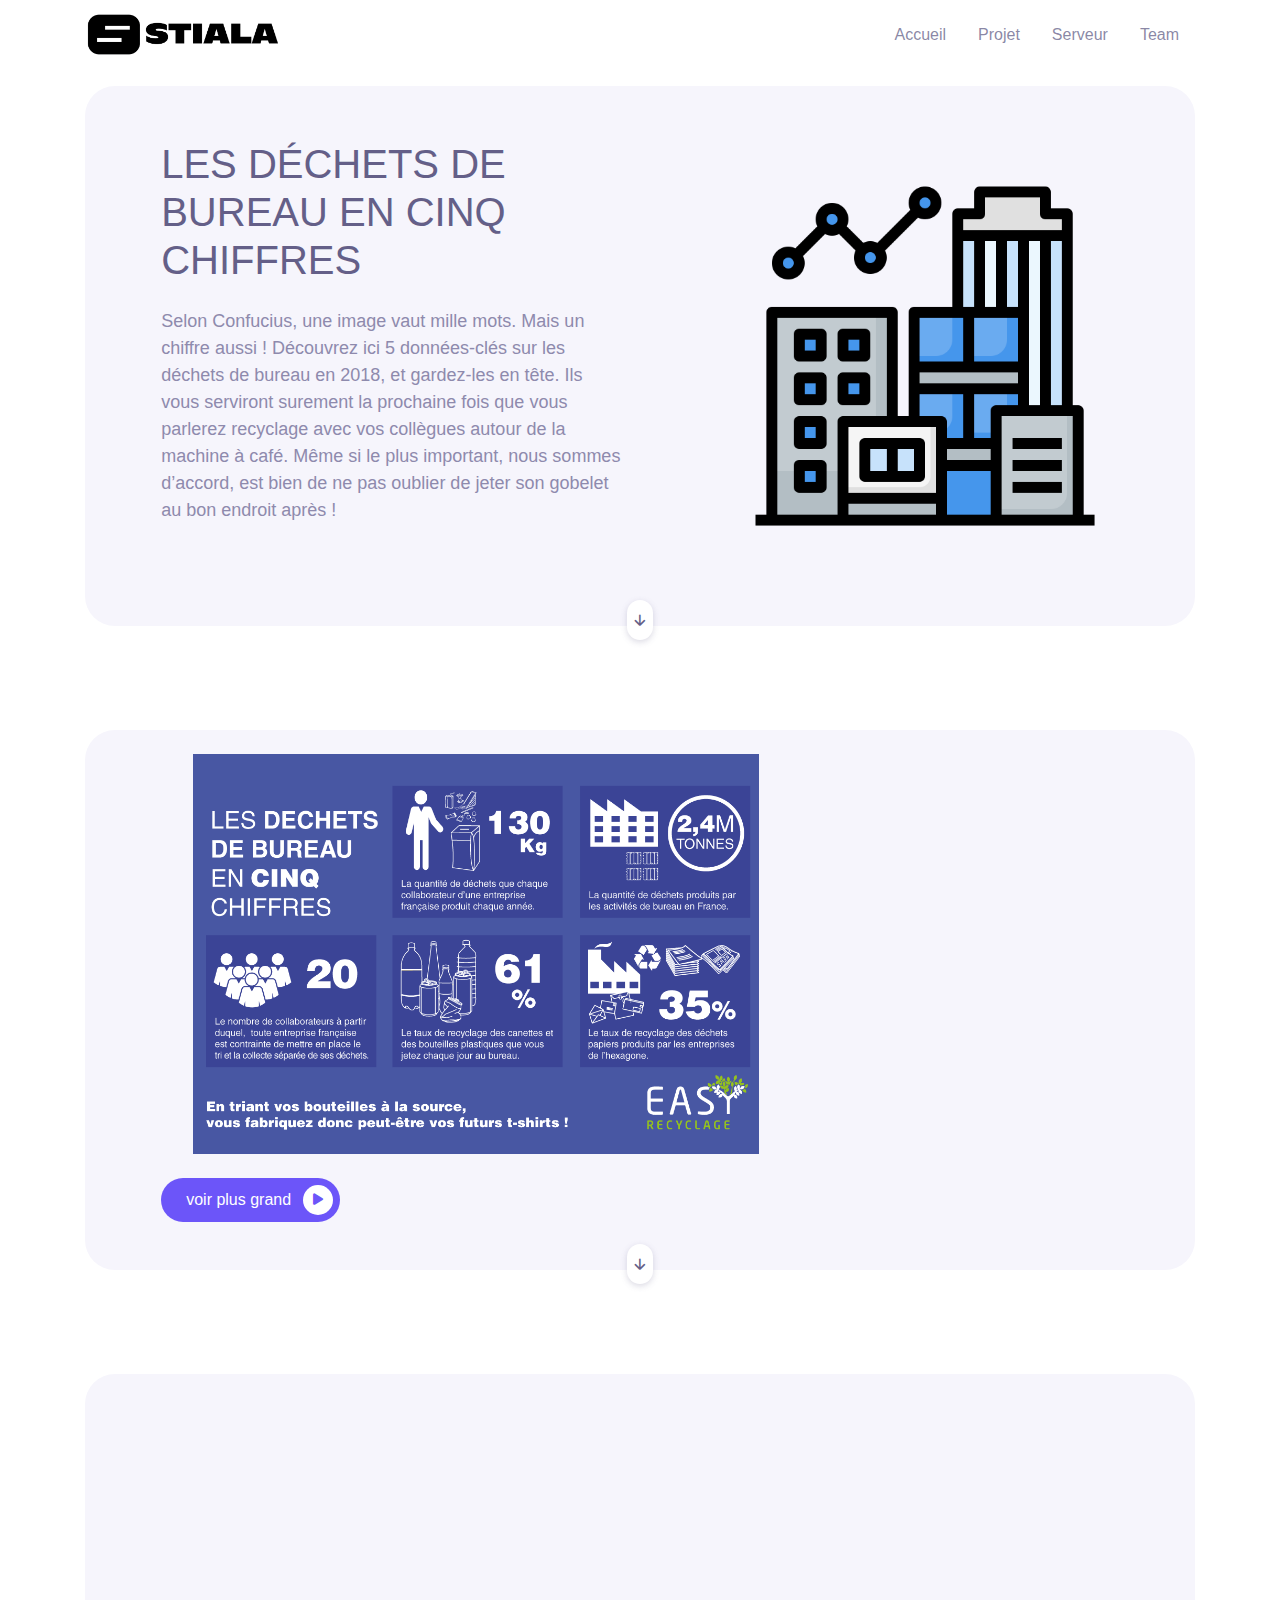
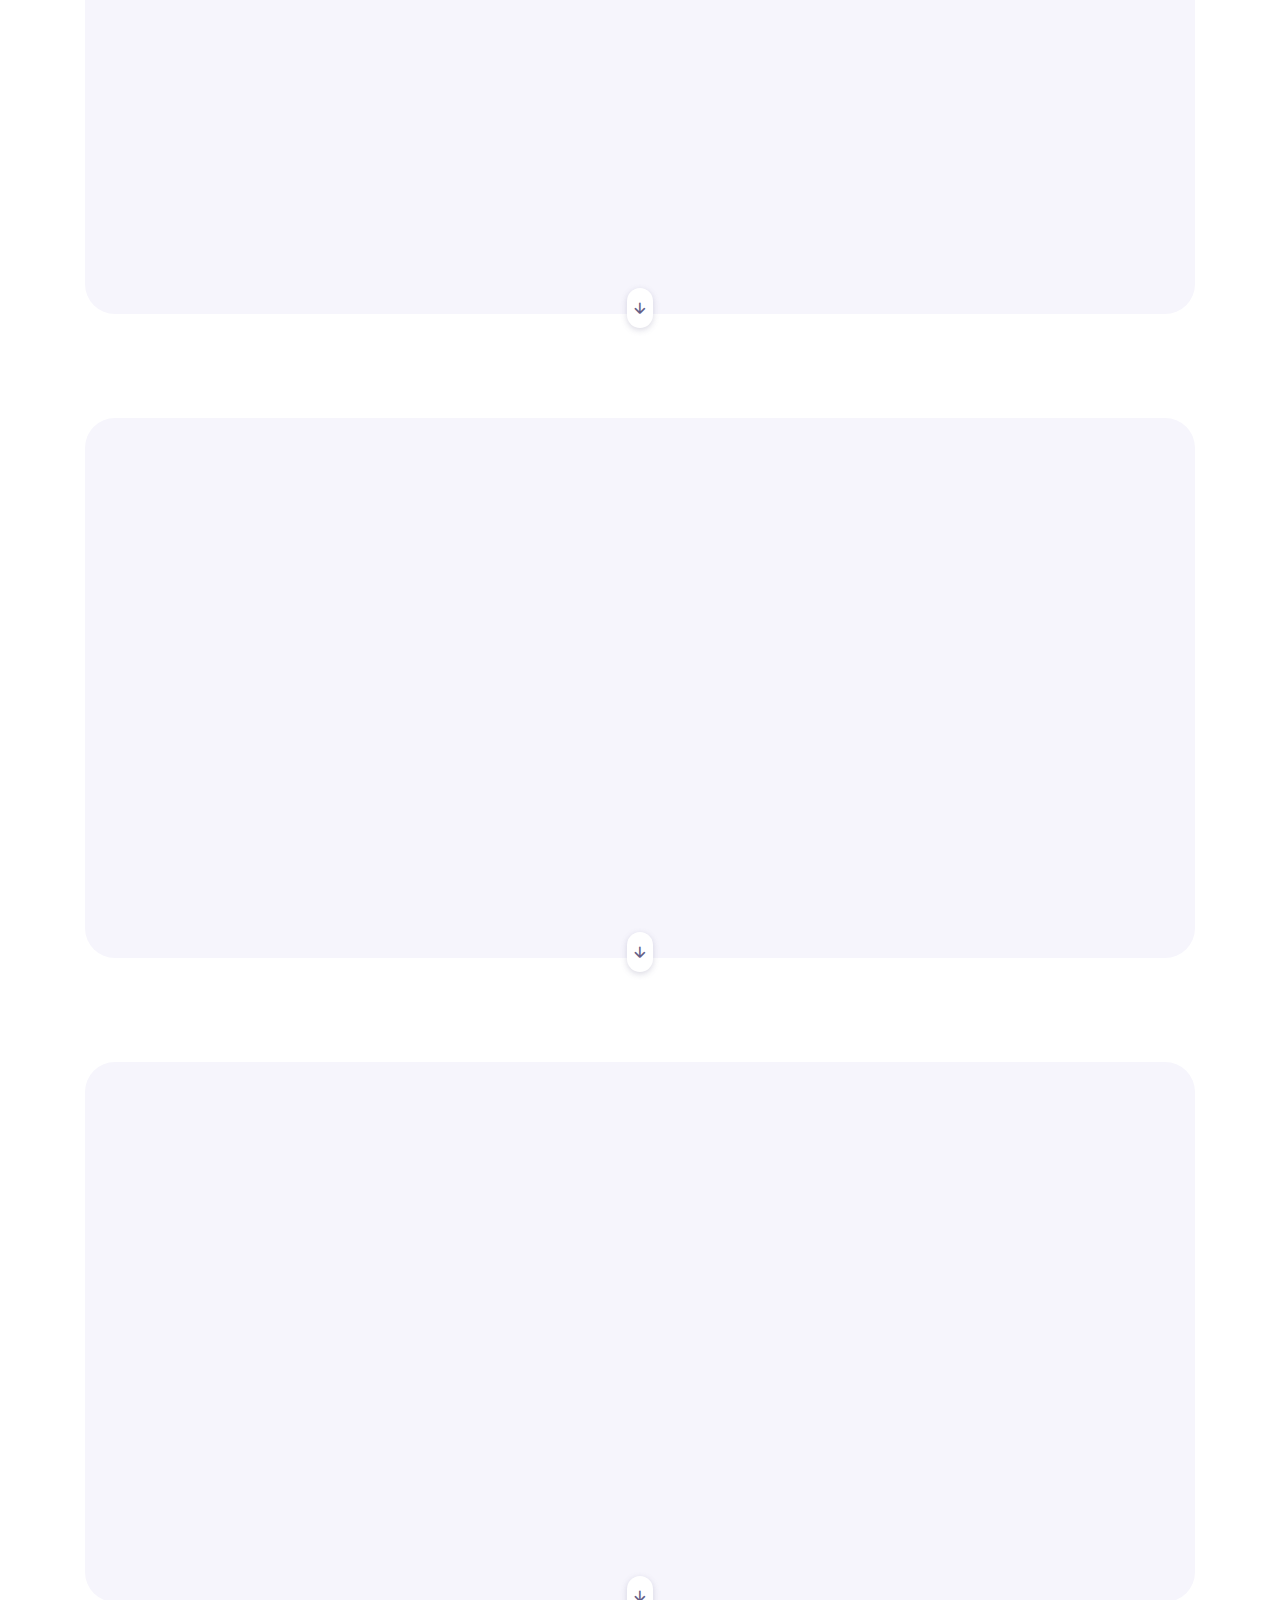
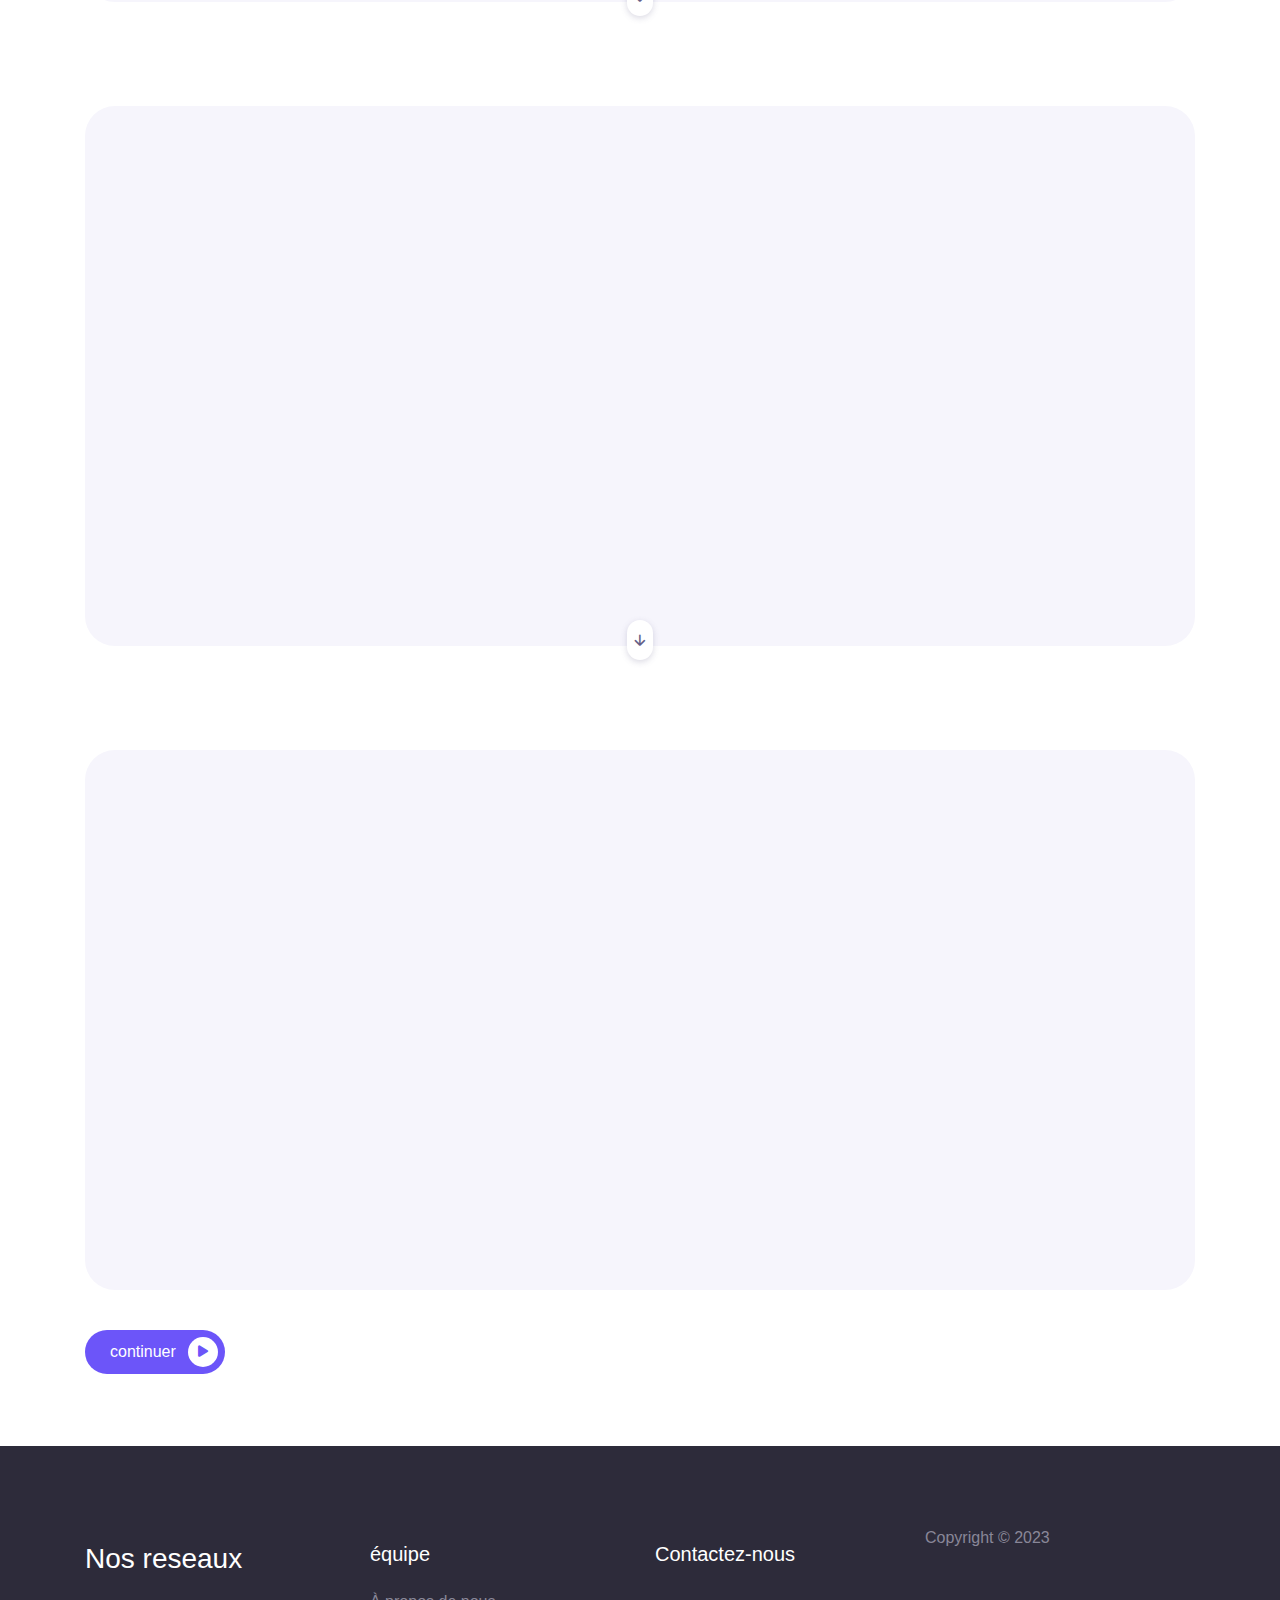
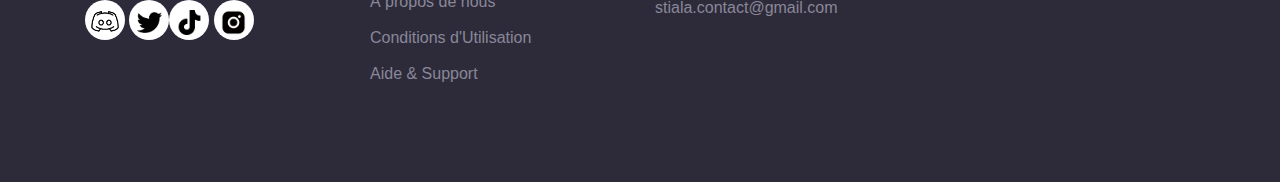
<file: SVT/partie1.html>
<!DOCTYPE html>
<html lang="en">
<head>
  <meta charset="UTF-8">
  <meta name="viewport" content="width=device-width, initial-scale=1.0">
  <meta http-equiv="X-UA-Compatible" content="ie=edge">
  <title>SVT | PARTIE 1 </title>
  <link rel="shortcut icon" href="/assets/img/titlelogostiala.png" type="image/x-icon">
  <link rel="stylesheet" href="/assets/css/maicons.css">

  <link rel="stylesheet" href="/assets/css/bootstrap.css">

  <link rel="stylesheet" href="/assets/vendor/animate/animate.css">

  <link rel="stylesheet" href="/assets/css/theme.css">

</head>
<body>

  <!-- Back to top button -->
  <div class="back-to-top"></div>

  <header>
    <nav class="navbar navbar-expand-lg navbar-light bg-white sticky" data-offset="500">
      <div class="container">
        <img src="/assets/img/logoblackstiala.png" height="50" alt="">

        <button class="navbar-toggler" data-toggle="collapse" data-target="#navbarContent" aria-controls="navbarContent" aria-expanded="false" aria-label="Toggle navigation">
          <span class="navbar-toggler-icon"></span>
        </button>

        <div class="navbar-collapse collapse" id="navbarContent">
          <ul class="navbar-nav ml-auto">
            <li class="nav-item ">
              <a class="nav-link" href="/SVT/svt.html">Accueil</a>
            </li>
            <li class="nav-item">
              <a class="nav-link" href="/pages/projet.html">Projet</a>
            </li>
            <li class="nav-item">
              <a class="nav-link" href="/pages/serveur-discord.html">Serveur</a>
            </li>
            <li class="nav-item">
              <a class="nav-link" href="../pages/team.html">Team</a>
            </li>

          </ul>
        </div>

      </div>
    </nav>

    <div class="container">
      <div class="page-banner home-banner">
        <div class="row align-items-center flex-wrap-reverse h-100">
          <div class="col-md-6 py-5 wow fadeInLeft">
            <h1 class="mb-4">LES DÉCHETS DE BUREAU EN CINQ CHIFFRES</h1>
            <p class="text-lg text-grey mb-5">Selon Confucius, une image vaut mille mots. Mais un chiffre aussi ! Découvrez ici 5 données-clés sur les déchets de bureau en 2018, et gardez-les en tête. Ils vous serviront surement la prochaine fois que vous parlerez recyclage avec vos collègues autour de la machine à café. Même si le plus important, nous sommes d’accord, est bien de ne pas oublier de jeter son gobelet au bon endroit après !</p>
          
          </div>
          <div class="col-md-6 py-5 wow zoomIn">
            <div class="img-fluid text-center">
              <img src="/assets/img/entreprise.png" height="350" width="350" alt="">
            </div>
          </div>
        </div>
        <a href="#" class="btn-scroll" data-role="smoothscroll"><span class="mai-arrow-down"></span></a>
      </div>
    </div>
<!---partie--->
  <br>
    <br>
    <br>
    <div class="container">
      <div class="page-banner home-banner">
        <div class="row align-items-center flex-wrap-reverse h-100">

          <div class="col-md-6 py-5 wow zoomIn">
            <div class="img-fluid text-center">
              <img src="/assets/img/Infographie-Easy-Recyclage-chiffres.png" height="400"  alt="">
            </div>
            <br>
            <a href="/assets/img/Infographie-Easy-Recyclage-chiffres.png" class="btn btn-primary btn-split">voir plus grand <div class="fab"><span class="mai-play"></span></div></a>
          </div>
        </div>
        <a href="#" class="btn-scroll" data-role="smoothscroll"><span class="mai-arrow-down"></span></a>
      </div>
    </div>
    <br>
    <br>
    <br>
    <div class="container">
      <div class="page-banner home-banner">
        <div class="align-items-center flex-wrap-reverse h-500">
          <div class="col-md-6 py-5 wow fadeInLeft">
            <h1 class="mb-4">2,4 MILLIONS DE TONNES</h1>
            <p class="text-lg text-grey mb-5">Il s’agit de la quantité de déchets produits par les activités de bureau en France. Un total qui comprend aussi bien les emballages plastiques que les canettes, les capsules de café ou les gobelets. Pourtant, avec 900 000 tonnes générées chaque année, les déchets papiers se taillent toujours la part du lion. La bonne nouvelle ? ce chiffre est en régression constante depuis une dizaine d’années grâce au développement de l’informatique et à l’évolution des consciences en matière d’écologie. La mauvaise, c’est qu’il reste encore du chemin à parcourir aux entreprises françaises pour égaler les bons élèves étrangers. En Australie, par exemple, l’immense majorité des factures sont diffusées en version électronique. En France, environ 90% sont encore imprimées. Peut mieux faire !</p>
          </div>
        </div>
        <a href="#" class="btn-scroll" data-role="smoothscroll"><span class="mai-arrow-down"></span></a>
      </div>
    </div>
    <br>
    <br>
    <br>
    <div class="container">
      <div class="page-banner home-banner">
        <div class="align-items-center flex-wrap-reverse h-500">
          <div class="col-md-6 py-5 wow fadeInLeft">
            <h1 class="mb-4">35</h1>
            <p class="text-lg text-grey mb-5">C’est, en pourcentage, le taux de recyclage des déchets papiers produits par les entreprises de l’hexagone. Un chiffre qui augmente, mais qui reste tout de même alarmant. Surtout pour des déchets parfaitement valorisables et valorisés aujourd’hui. Triés dans vos locaux, puis collectés et traités par des spécialistes du recyclage comme le groupe Paprec, ils permettent ainsi de fabriquer de nouvelles fibres de papier, mais économisent aussi l’eau, le bois et l’énergie nécessaires à la conception de papier neuf. Il ne tient donc qu’à vous de faire avancer les choses en choisissant une solution de tri à la source comme celle que vous propose EasyRecyclage !</p>
          </div>
        </div>
        <a href="#" class="btn-scroll" data-role="smoothscroll"><span class="mai-arrow-down"></span></a>
      </div>
    </div>
    <br>
    <br>
    <br>
    <div class="container">
      <div class="page-banner home-banner">
        <div class="align-items-center flex-wrap-reverse h-100">
          <div class="col-md-6 py-5 wow fadeInLeft">
            <h1 class="mb-4">61</h1>
            <p class="text-lg text-grey mb-5">Voilà, toujours en pourcentage, le taux de recyclage des canettes et des bouteilles plastiques que vous jetez chaque jour au bureau. Un résultat qui semble plutôt bon, mais qui peut être facilement amélioré. Parce qu’il en va tout simplement de l’avenir de la planète. En plaçant vos cannettes dans des box dédiées et en les faisant valoriser, vous réduisez ainsi considérablement les émissions de CO2 générées par la fabrication de l’acier ou de l’aluminium qui les composent.« EN TRIANT VOS BOUTEILLES A LA SOURCE, VOUS FABRIQUEZ DONC PEUT-ETRE VOS FUTURS T-SHIRTS ! » Et vous permettez aussi la production de nouveaux objets, comme des vélos en alu recyclé ! Le plastique, lui, permet de fabriquer de nouvelles bouteilles, mais peut également être utilisé pour fabriquer des fibres textiles. En triant vos bouteilles à la source, vous fabriquez donc peut-être vos futurs t-shirts !</p>
          </div>
        </div>
        <a href="#" class="btn-scroll" data-role="smoothscroll"><span class="mai-arrow-down"></span></a>
      </div>
    </div>
    <br>
    <br>
    <br>
    <div class="container">
      <div class="page-banner home-banner">
        <div class="align-items-center flex-wrap-reverse h-100">
          <div class="col-md-6 py-5 wow fadeInLeft">
            <h1 class="mb-4">130 KILOS</h1>
            <p class="text-lg text-grey mb-5">C’est la quantité de déchets que chaque collaborateur d’une entreprise française produit chaque année. L’équivalent, tout de même, du poids de quatre labradors adultes en capsules de café et autres cartons de pizza ! Mais ne nous affolons pas : si nous sommes encore loin de l’objectif zéro déchet, vous avez maintenant qu’une grande partie de ces 130 kilos peut retrouver de la valeur grâce au recyclage. Pensez donc à bien trier les papiers, les canettes ou les bouteilles citées plus haut, mais n’oubliez pas les autres matières. Par exemple, le taux de recyclage est pile est de 35,4% seulement. Soit quasiment le même que celui du papier. Ce qui est trop peu, surtout pour des produits dont certains métaux sont à la fois très polluants lorsqu’ils sont jetés en décharge et tout à fait valorisables !</p>
          </div>
        </div>
        <a href="#" class="btn-scroll" data-role="smoothscroll"><span class="mai-arrow-down"></span></a>
      </div>
    </div>
    <br>
    <br>
    <br>
    <div class="container">
      <div class="page-banner home-banner">
        <div class="align-items-center flex-wrap-reverse h-100">
          <div class="col-md-6 py-5 wow fadeInLeft">
            <h1 class="mb-4">20</h1>
            <p class="text-lg text-grey mb-5">C’est le nombre de collaborateurs à partir duquel, depuis janvier 2018, toute entreprise française est contrainte de mettre en place le tri et la collecte séparée de ses déchets. Tout simplement parce que c’est ce qu’exige le décret évolutif 5 flux (papier, métal, bois, verre, plastique) de la loi sur la transition énergétique, entré en vigueur en juillet 2016. Si vous êtes dans ce cas de figure, n’hésitez donc pas à faire appel aux spécialistes d’EasyRecyclage, qui se feront un plaisir de vous accompagner dans votre démarche. Parce que la croissance verte a besoin de vous, mais que vous n’avez pas besoin de sanctions !</p>
          </div>
        </div>
        
      </div>
      <br>
      <a href="../SVT/partie2.html" class="btn btn-primary btn-split">continuer  <div class="fab"><span class="mai-play"></span></div></a>
      <br>
      <br>
      <br><br>
    </div>
    
  </header>
  
  <footer class="page-footer bg-image" style="background-image: url();">
    <div class="container">
      <div class="row mb-5">
        <div class="col-lg-3 py-3">
          <h3>Nos reseaux</h3>
          <p></p>

          <div class="social-media-button">
            <a href="https://hub.stiala.xyz"><img src="/assets/img/disocrdblack.png" height="30" width="30" alt=""></a>
            <a href="https://twitter.com/stialaeco"><img src="/assets/img/logo-twitter-noir.png" height="25" width="25" alt="">
            <a href="https://www.tiktok.com/@stiala.eco"><img src="/assets/img/tiktok.png" height="25" width="25" alt=""></a>
            <a href="https://www.instagram.com/stiala.eco/"><img src="/assets/img/instalod.png" height="25" width="25" alt=""></span></a>
          </div>
        </div>
        <div class="col-lg-3 py-3">
          <h5>équipe</h5>
          <ul class="footer-menu">
            <li><a href="#">À propos de nous</a></li>
            <li><a href="#">Conditions d'Utilisation</a></li>
            <li><a href="#">Aide & Support</a></li>
          </ul>
        </div>
        <div class="col-lg-3 py-3">
          <h5>Contactez-nous</h5>
          <p></p>
          <a href="#" class="footer-link">stiala.contact@gmail.com</a>
        </div>

        <p class="text-center" id="copyright">Copyright &copy; 2023</p>
    </div>
  </footer>

<script src="/assets/js/jquery-3.5.1.min.js"></script>

<script src="/assets/js/bootstrap.bundle.min.js"></script>

<script src="/assets/js/google-maps.js"></script>

<script src="/assets/vendor/wow/wow.min.js"></script>

<script src="/assets/js/theme.js"></script>
  
</body>
</html>
</file>
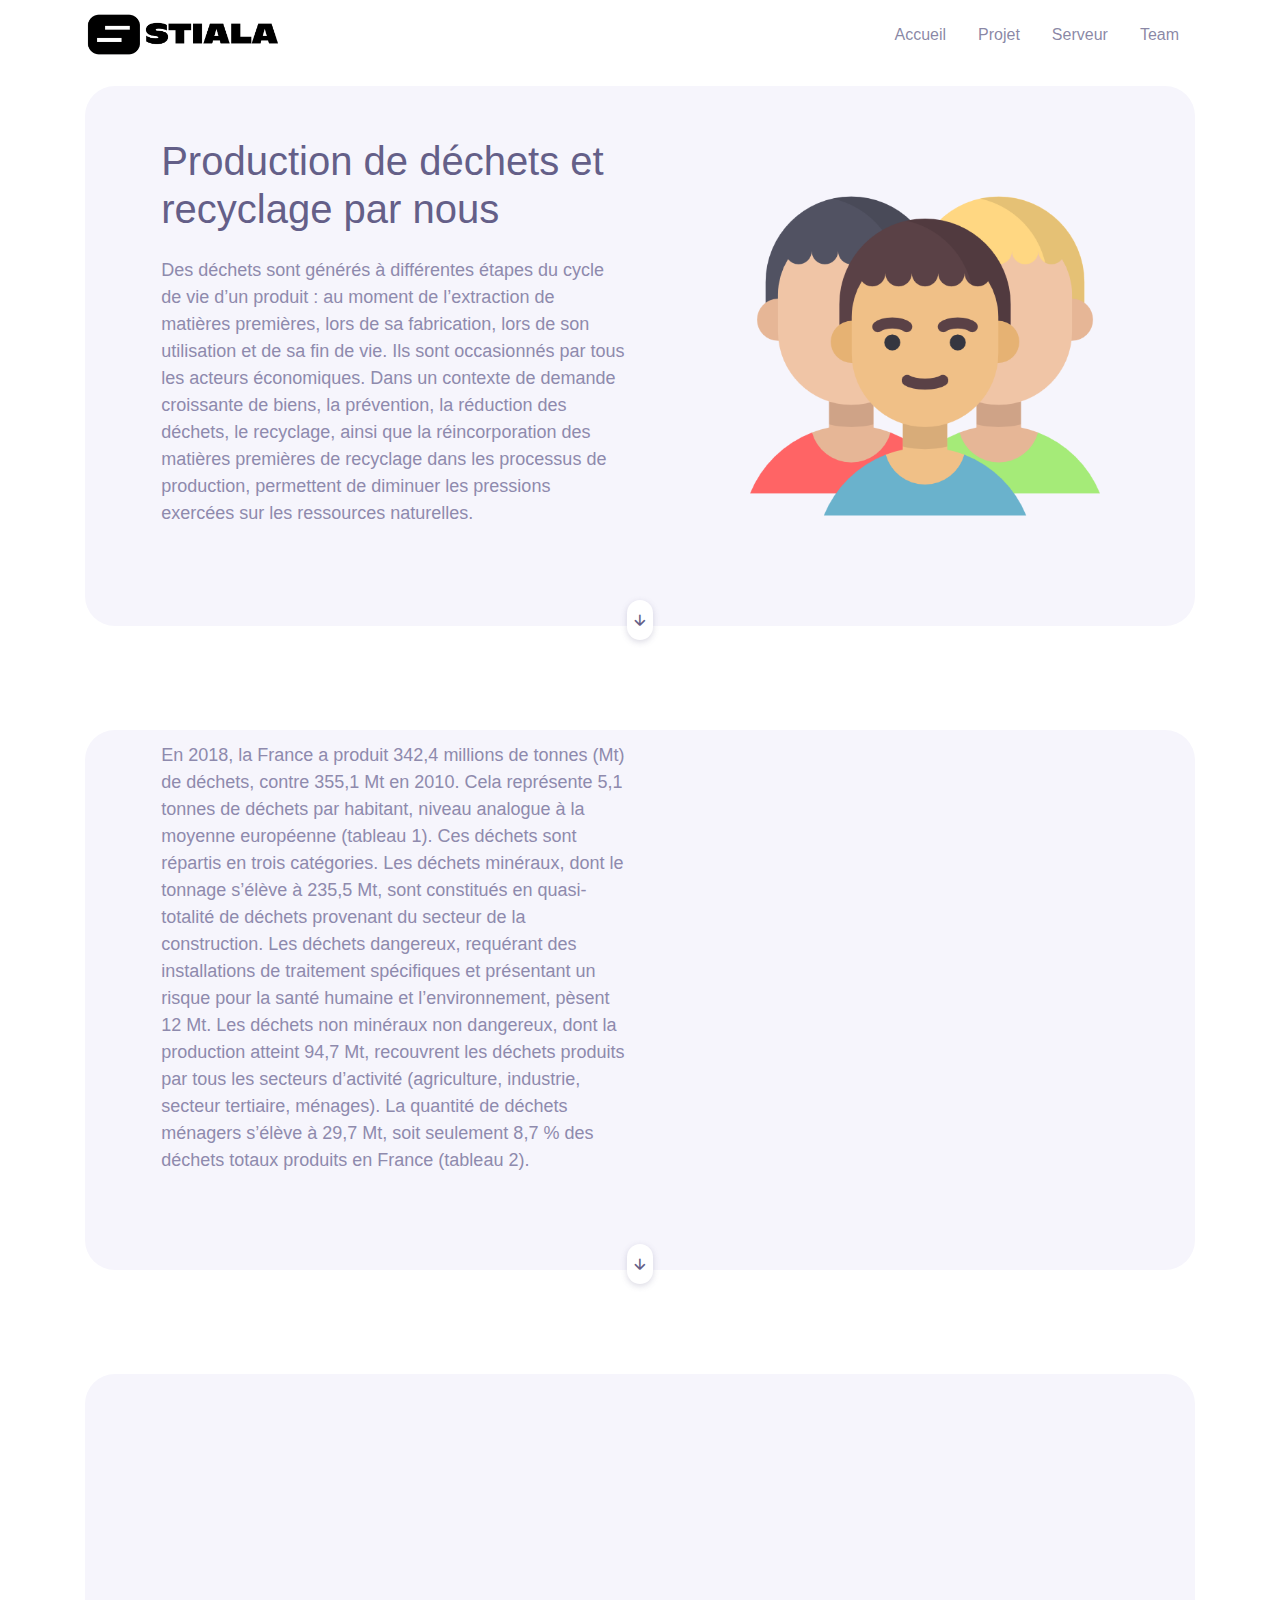
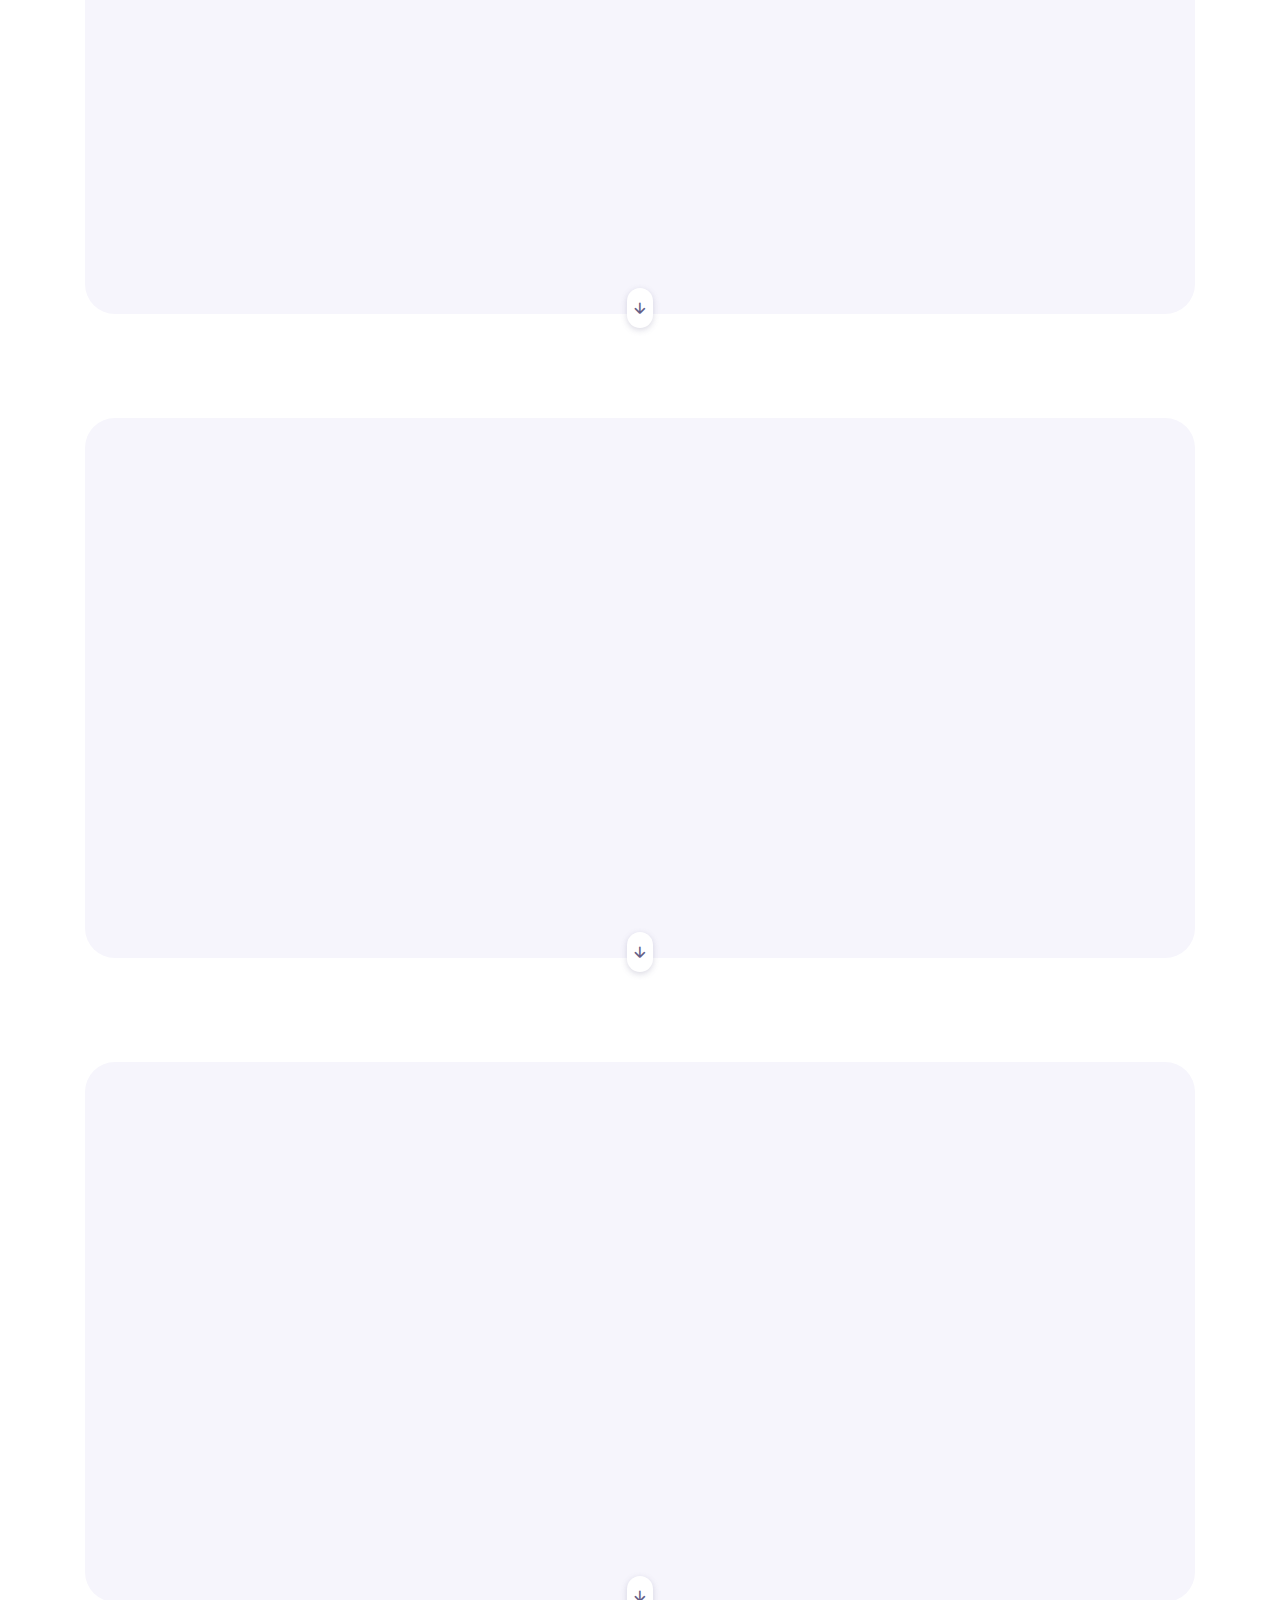
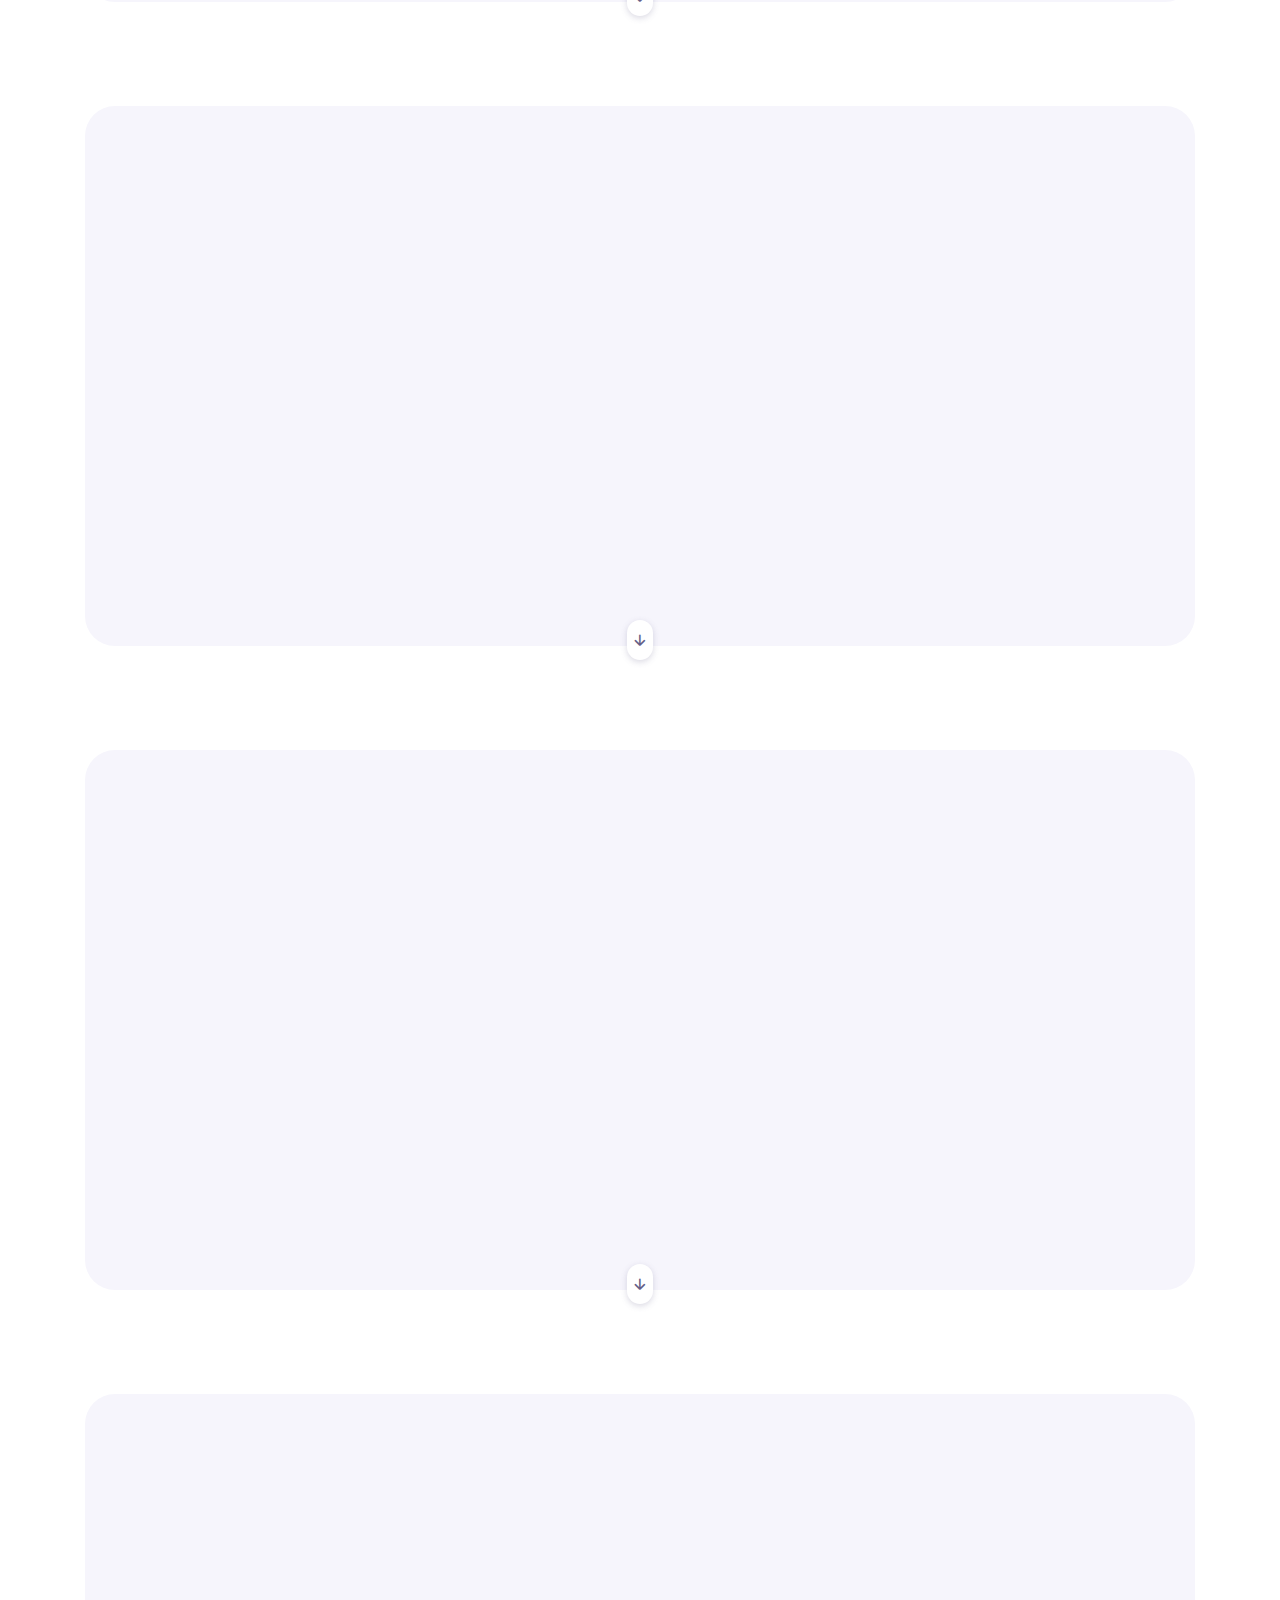
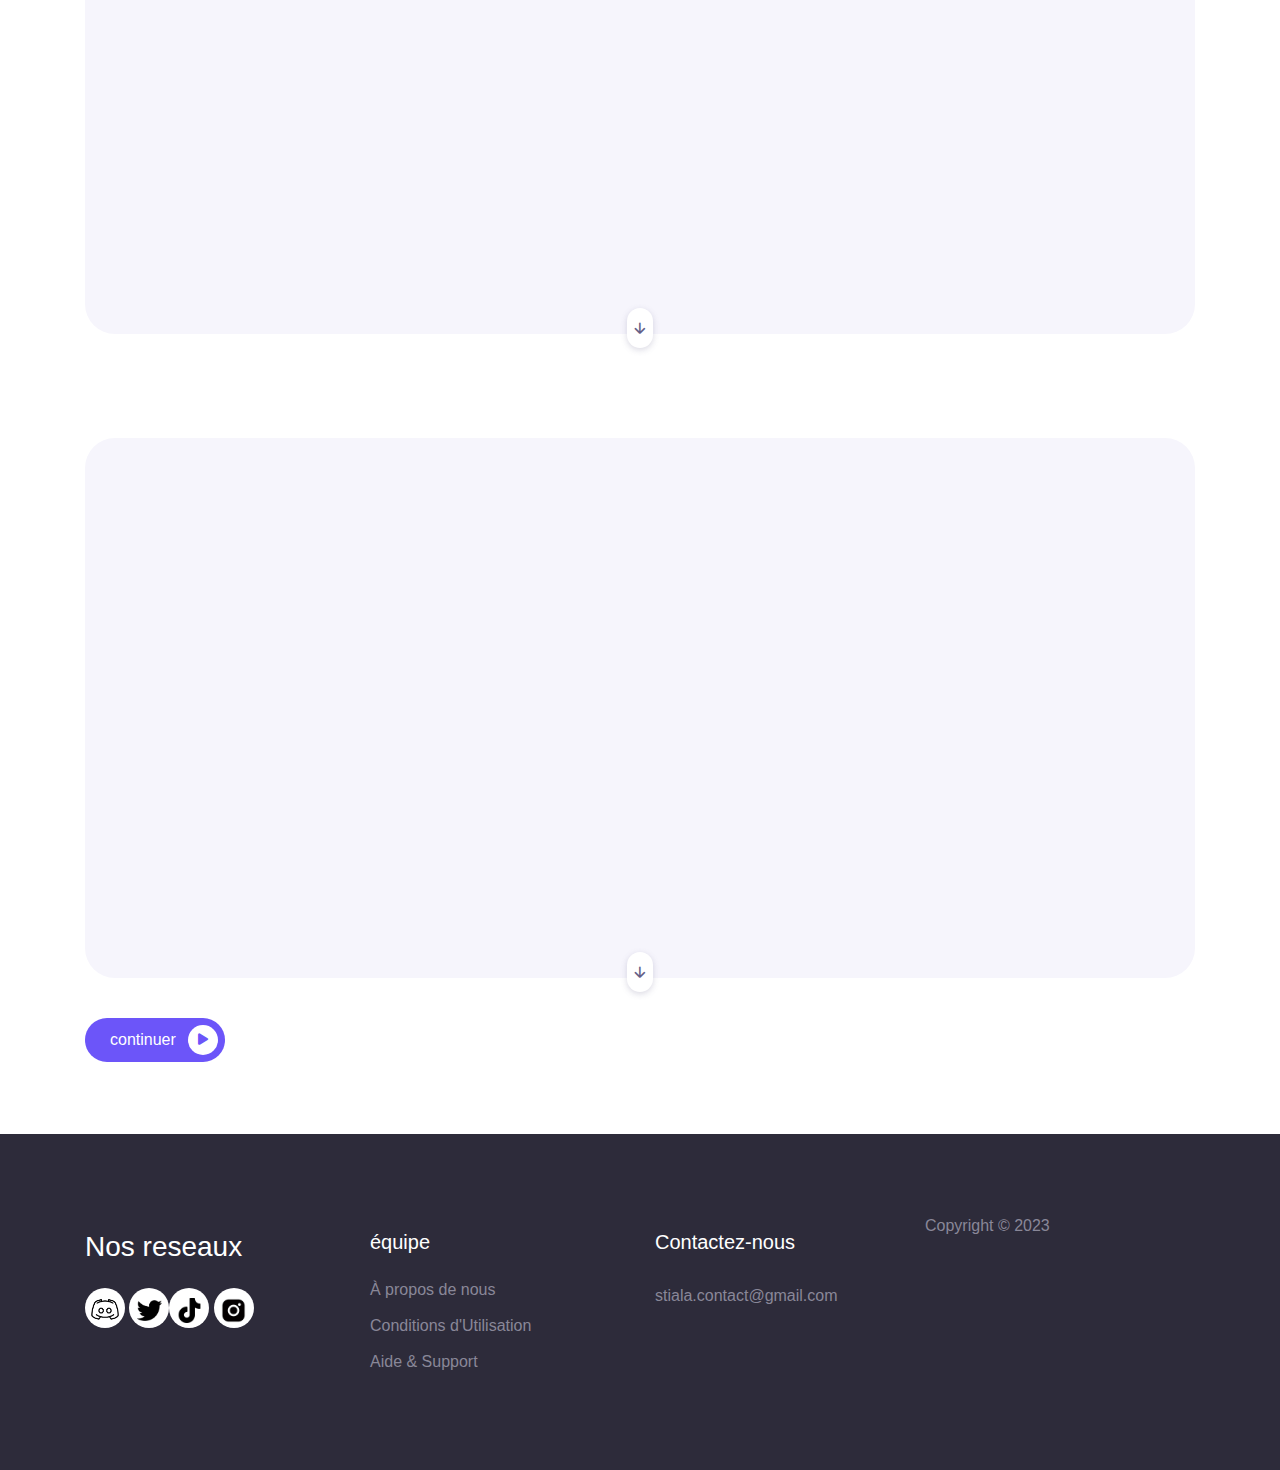
<file: SVT/partie2.html>
<!DOCTYPE html>
<html lang="en">
<head>
  <meta charset="UTF-8">
  <meta name="viewport" content="width=device-width, initial-scale=1.0">
  <meta http-equiv="X-UA-Compatible" content="ie=edge">
  <title>SVT | PARTIE 2</title>
  <link rel="shortcut icon" href="/assets/img/titlelogostiala.png" type="image/x-icon">
  <link rel="stylesheet" href="/assets/css/maicons.css">

  <link rel="stylesheet" href="/assets/css/bootstrap.css">

  <link rel="stylesheet" href="/assets/vendor/animate/animate.css">

  <link rel="stylesheet" href="/assets/css/theme.css">

</head>
<body>

  <!-- Back to top button -->
  <div class="back-to-top"></div>

  <header>
    <nav class="navbar navbar-expand-lg navbar-light bg-white sticky" data-offset="500">
      <div class="container">
        <img src="/assets/img/logoblackstiala.png" height="50" alt="">

        <button class="navbar-toggler" data-toggle="collapse" data-target="#navbarContent" aria-controls="navbarContent" aria-expanded="false" aria-label="Toggle navigation">
          <span class="navbar-toggler-icon"></span>
        </button>

        <div class="navbar-collapse collapse" id="navbarContent">
          <ul class="navbar-nav ml-auto">
            <li class="nav-item ">
              <a class="nav-link" href="/SVT/svt.html">Accueil</a>
            </li>
            <li class="nav-item">
              <a class="nav-link" href="/pages/projet.html">Projet</a>
            </li>
            <li class="nav-item">
              <a class="nav-link" href="/pages/serveur-discord.html">Serveur</a>
            </li>
            <li class="nav-item">
              <a class="nav-link" href="../pages/team.html">Team</a>
            </li>

          </ul>
        </div>

      </div>
    </nav>

    <div class="container">
      <div class="page-banner home-banner">
        <div class="row align-items-center flex-wrap-reverse h-100">
          <div class="col-md-6 py-5 wow fadeInLeft">
            <h1 class="mb-4">Production de déchets et recyclage par nous</h1>
            <p class="text-lg text-grey mb-5">Des déchets sont générés à différentes étapes du cycle de vie d’un produit : au moment de l’extraction de matières premières, lors de sa fabrication, lors de son utilisation et de sa fin de vie. Ils sont occasionnés par tous les acteurs économiques. Dans un contexte de demande croissante de biens, la prévention, la réduction des déchets, le recyclage, ainsi que la réincorporation des matières premières de recyclage dans les processus de production, permettent de diminuer les pressions exercées sur les ressources naturelles.</p>
          
          </div>
          <div class="col-md-6 py-5 wow zoomIn">
            <div class="img-fluid text-center">
              <img src="/assets/img/utilisateurs.png" height="350" width="350" alt="">
            </div>
          </div>
        </div>
        <a href="#" class="btn-scroll" data-role="smoothscroll"><span class="mai-arrow-down"></span></a>
      </div>
    </div>
    <br>
    <br>
    <br>
    
    <div class="container">
      <div class="page-banner home-banner">
        <div class="row align-items-center flex-wrap-reverse h-100">
          <div class="col-md-6 py-5 wow fadeInLeft">
            <p class="text-lg text-grey mb-5">En 2018, la France a produit 342,4 millions de tonnes (Mt) de déchets, contre 355,1 Mt en 2010. Cela représente 5,1 tonnes de déchets par habitant, niveau analogue à la moyenne européenne (tableau 1). Ces déchets sont répartis en trois catégories. Les déchets minéraux, dont le tonnage s’élève à 235,5 Mt, sont constitués en quasi-totalité de déchets provenant du secteur de la construction. Les déchets dangereux, requérant des installations de traitement spécifiques et présentant un risque pour la santé humaine et l’environnement, pèsent 12 Mt. Les déchets non minéraux non dangereux, dont la production atteint 94,7 Mt, recouvrent les déchets produits par tous les secteurs d’activité (agriculture, industrie, secteur tertiaire, ménages). La quantité de déchets ménagers s’élève à 29,7 Mt, soit seulement 8,7 % des déchets totaux produits en France (tableau 2).</p>
          </div>
        </div>
        <a href="#" class="btn-scroll" data-role="smoothscroll"><span class="mai-arrow-down"></span></a>
      </div>
    </div>
    <br>
    <br>
    <br>
        <div class="container">
      <div class="page-banner home-banner">
        <div class="row align-items-center flex-wrap-reverse h-300">
          <div class="col-md-6 py-5 wow fadeInLeft">
            <p class="text-lg text-grey mb-5">La France s’est fixé comme objectif de porter le taux de recyclage des déchets non minéraux non dangereux à 55 % en 2020 et 65 % en 2025. En 2018, 48,5 % des déchets non minéraux non dangereux ont été recyclés. Parallèlement, 35 % des déchets dangereux (graphique 1) et 73,3 % des déchets minéraux ont été recyclés. Tous déchets confondus, cela conduit à un taux de recyclage de 66 % (recyclage matière et organique), contre 60 % en 2010.Cette tendance vers une meilleure valorisation des déchets est le résultat de plusieurs actions. Les entreprises de BTP sont fortement incitées à réutiliser une partie des déchets qu’elles produisent (déblais, gravats…). Ainsi, les déchets inertes en provenance du BTP sont valorisés à hauteur de 72 % du tonnage entrant dans les installations de traitement : 41 % sont mis en carrière et 31 % subissent un traitement de valorisation matière de type lavage, concassage, criblage, etc.</p>
          </div>
        </div>
        <a href="#" class="btn-scroll" data-role="smoothscroll"><span class="mai-arrow-down"></span></a>
      </div>
    </div>
    <br>
    <br>
    <br>
        <div class="container">
      <div class="page-banner home-banner">
        <div class="row align-items-center flex-wrap-reverse h-600">
          <div class="col-md-6 py-5 wow fadeInLeft">
            <p class="text-lg text-grey mb-5"> Les collectivités locales développent également la collecte sélective des déchets ménagers (porte à porte, apports volontaires et déchèteries). En 2017, celle-ci a concerné la moitié des déchets ménagers et assimilés (21 % en collecte sélective et 31 % en apport en déchèteries), l’autre moitié étant constituée des ordures ménagères mélangées. Depuis 2000, le nombre d’installations de valorisation des déchets ménagers et assimilés (tri, compostage, valorisation énergétique, valorisation matières, méthanisation) a augmenté d’environ 50 %, ce qui permet un meilleur traitement des déchets. Ainsi, entre 2000 et 2017, le taux de recyclage matière et organique de ces déchets est passé de 24 % à près de 43 %. Dans le même temps, la mise en décharge décroît régulièrement, passant de 43 % à 22 % des tonnages (graphique 2).</p>
          </div>
        </div>
        <a href="#" class="btn-scroll" data-role="smoothscroll"><span class="mai-arrow-down"></span></a>
      </div>
    </div>
    <br>
    <br>
    <br>
            <div class="container">
      <div class="page-banner home-banner">
        <div class="row align-items-center flex-wrap-reverse h-600">
          <div class="col-md-6 py-5 wow fadeInLeft">
            <p class="text-lg text-grey mb-5"> Une vingtaine de filières spécialisées, dites de « responsabilité élargie du producteur », ont été mises en place pour organiser la gestion de certains flux de déchets spécifiques en raison de leur quantité ou de leur dangerosité (emballages, véhicules hors d’usage, déchets d’équipements électriques et électroniques, huiles usagées, etc.). En 2017, 8,3 Mt ont ainsi été collectées à destination du recyclage sous la responsabilité des éco-organismes concernés. Ce dispositif est financé par les contributions perçues par les éco-organismes (1,4 milliard d’euros en 2017, dont 805 millions d’euros reversés aux collectivités locales pour l’organisation de la collecte).</p>
          </div>
        </div>
        <a href="#" class="btn-scroll" data-role="smoothscroll"><span class="mai-arrow-down"></span></a>
      </div>
    </div>
    <br>
    <br>
    <br>
            <div class="container">
      <div class="page-banner home-banner">
        <div class="row align-items-center flex-wrap-reverse h-600">
          <div class="col-md-6 py-5 wow fadeInLeft">
            <p class="text-lg text-grey mb-5"> En 2018, la dépense de gestion des déchets (investissements et frais de fonctionnement de la collecte, du tri et du traitement des déchets des ménages et des entreprises, ainsi que le nettoyage des rues) et de récupération des matières premières de recyclage (collecte, tri et commercialisation) atteint 25,6 Md€ (graphique 3).Entre 2010 et 2016, le coût de gestion d’une tonne de déchets municipaux est passé de 191 euros à 212 euros, soit près de 11 % de progression. Ces dépenses ont été financées par une progression de plus de 4 % en moyenne annuelle depuis 2006 de la taxe ou de la redevance sur l’enlèvement des ordures ménagères.</p>
          </div>
        </div>
        <a href="#" class="btn-scroll" data-role="smoothscroll"><span class="mai-arrow-down"></span></a>
      </div>
    </div>
    <br>
    <br>
    <br>
            <div class="container">
      <div class="page-banner home-banner">
        <div class="row align-items-center flex-wrap-reverse h-600">
          <div class="col-md-6 py-5 wow fadeInLeft">
            <p class="text-lg text-grey mb-5"> Les collectivités locales développent également la collecte sélective des déchets ménagers (porte à porte, apports volontaires et déchèteries). En 2017, celle-ci a concerné la moitié des déchets ménagers et assimilés (21 % en collecte sélective et 31 % en apport en déchèteries), l’autre moitié étant constituée des ordures ménagères mélangées. Depuis 2000, le nombre d’installations de valorisation des déchets ménagers et assimilés (tri, compostage, valorisation énergétique, valorisation matières, méthanisation) a augmenté d’environ 50 %, ce qui permet un meilleur traitement des déchets. Ainsi, entre 2000 et 2017, le taux de recyclage matière et organique de ces déchets est passé de 24 % à près de 43 %. Dans le même temps, la mise en décharge décroît régulièrement, passant de 43 % à 22 % des tonnages (graphique 2).</p>
          </div>
        </div>
        <a href="#" class="btn-scroll" data-role="smoothscroll"><span class="mai-arrow-down"></span></a>
      </div>
    </div>
    <br>
    <br>
    <br>
    <div class="container">
      <div class="page-banner home-banner">
        <div class="row align-items-center flex-wrap-reverse h-100">

          <div class="col-md-6 py-5 wow zoomIn">
            <div class="img-fluid text-center">
              <img src="/assets/img/graph-1-traitements-des-dechets-dangereux-CGDD.svg" height="400"  alt="">
            </div>
            <br>
            <a href="/assets/img/graph-1-traitements-des-dechets-dangereux-CGDD.svg" class="btn btn-primary btn-split">voir plus grand  <div class="fab"><span class="mai-play"></span></div></a>
          </div>
        </div>
        <a href="#" class="btn-scroll" data-role="smoothscroll"><span class="mai-arrow-down"></span></a>
      </div>
    </div>
    <br>
    <br>
    <br>
    <div class="container">
      <div class="page-banner home-banner">
        <div class="row align-items-center flex-wrap-reverse h-100">

          <div class="col-md-6 py-5 wow zoomIn">
            <div class="img-fluid text-center">
              <img src="/assets/img/graph-2-traitements-des-dechets-municipaux-b-CGDD.svg" height="400"  alt="">
            </div>
            <br>
            <a href="/assets/img/graph-2-traitements-des-dechets-municipaux-b-CGDD.svg" class="btn btn-primary btn-split">voir plus grand <div class="fab"><span class="mai-play"></span></div></a>
          </div>
        </div>
        <a href="#" class="btn-scroll" data-role="smoothscroll"><span class="mai-arrow-down"></span></a>
      </div>
      <br>
      <a href="../SVT/partie3.html" class="btn btn-primary btn-split">continuer <div class="fab"><span class="mai-play"></span></div></a>
      <br>
      <br>
      <br><br>
    </div>
    
  </header>
  
  <footer class="page-footer bg-image" style="background-image: url();">
    <div class="container">
      <div class="row mb-5">
        <div class="col-lg-3 py-3">
          <h3>Nos reseaux</h3>
          <p></p>

          <div class="social-media-button">
            <a href="https://hub.stiala.xyz"><img src="/assets/img/disocrdblack.png" height="30" width="30" alt=""></a>
            <a href="https://twitter.com/stialaeco"><img src="/assets/img/logo-twitter-noir.png" height="25" width="25" alt="">
            <a href="https://www.tiktok.com/@stiala.eco"><img src="/assets/img/tiktok.png" height="25" width="25" alt=""></a>
            <a href="https://www.instagram.com/stiala.eco/"><img src="/assets/img/instalod.png" height="25" width="25" alt=""></span></a>
          </div>
        </div>
        <div class="col-lg-3 py-3">
          <h5>équipe</h5>
          <ul class="footer-menu">
            <li><a href="#">À propos de nous</a></li>
            <li><a href="#">Conditions d'Utilisation</a></li>
            <li><a href="#">Aide & Support</a></li>
          </ul>
        </div>
        <div class="col-lg-3 py-3">
          <h5>Contactez-nous</h5>
          <p></p>
          <a href="#" class="footer-link">stiala.contact@gmail.com</a>
        </div>

        <p class="text-center" id="copyright">Copyright &copy; 2023</p>
    </div>
  </footer>

<script src="/assets/js/jquery-3.5.1.min.js"></script>

<script src="/assets/js/bootstrap.bundle.min.js"></script>

<script src="/assets/js/google-maps.js"></script>

<script src="/assets/vendor/wow/wow.min.js"></script>

<script src="/assets/js/theme.js"></script>
  
</body>
</html>
</file>
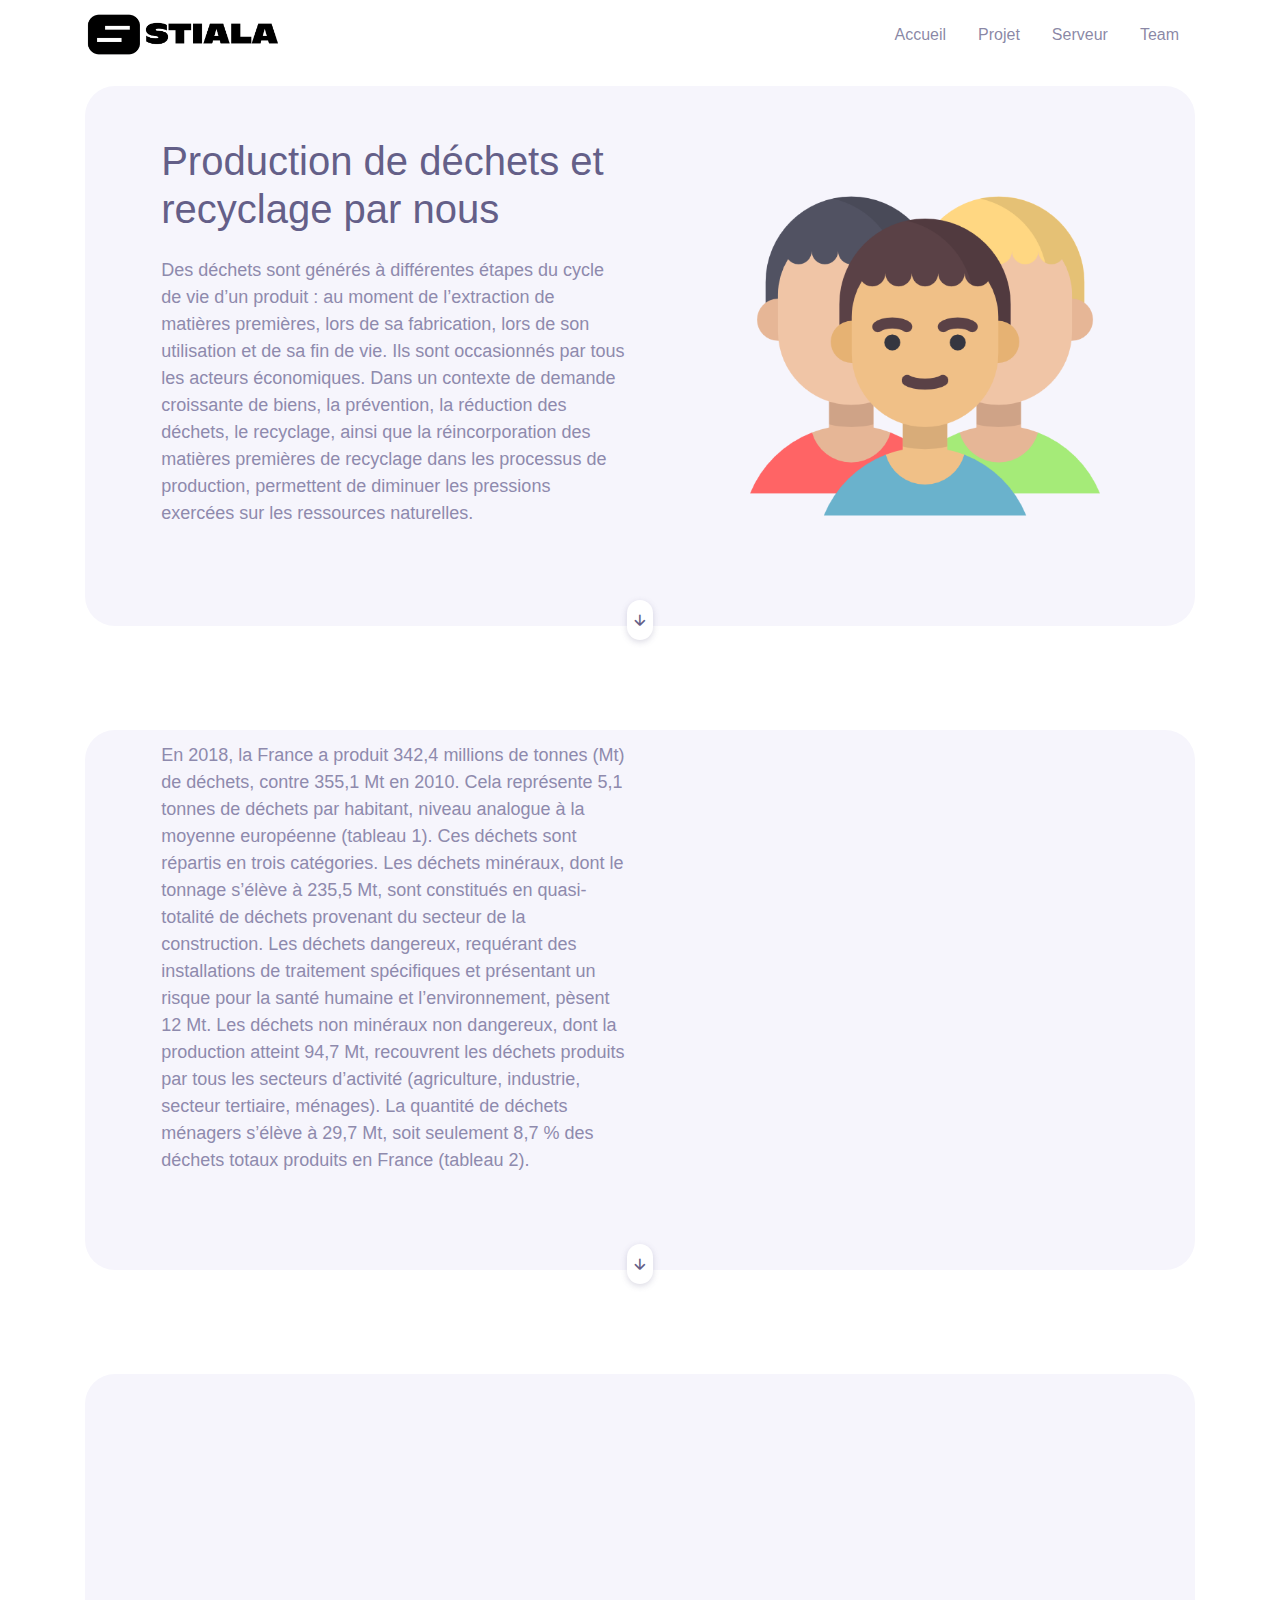
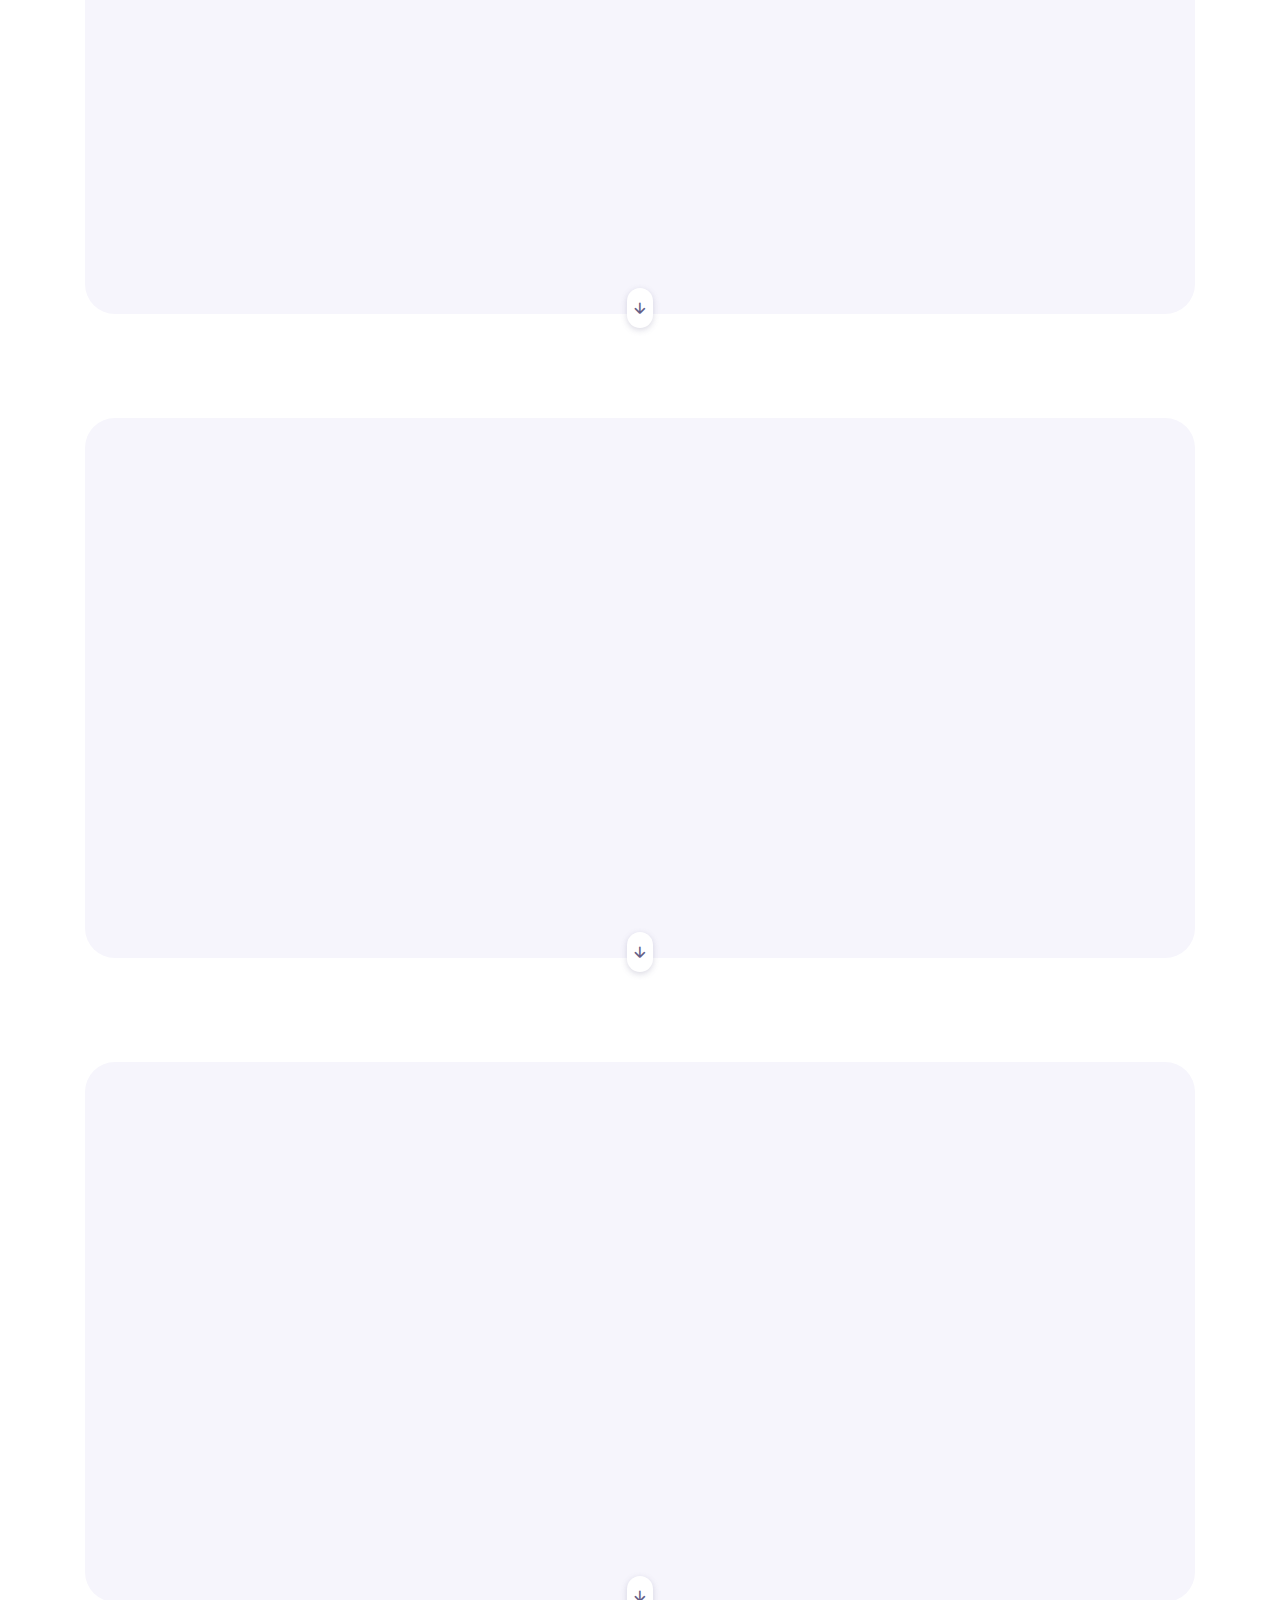
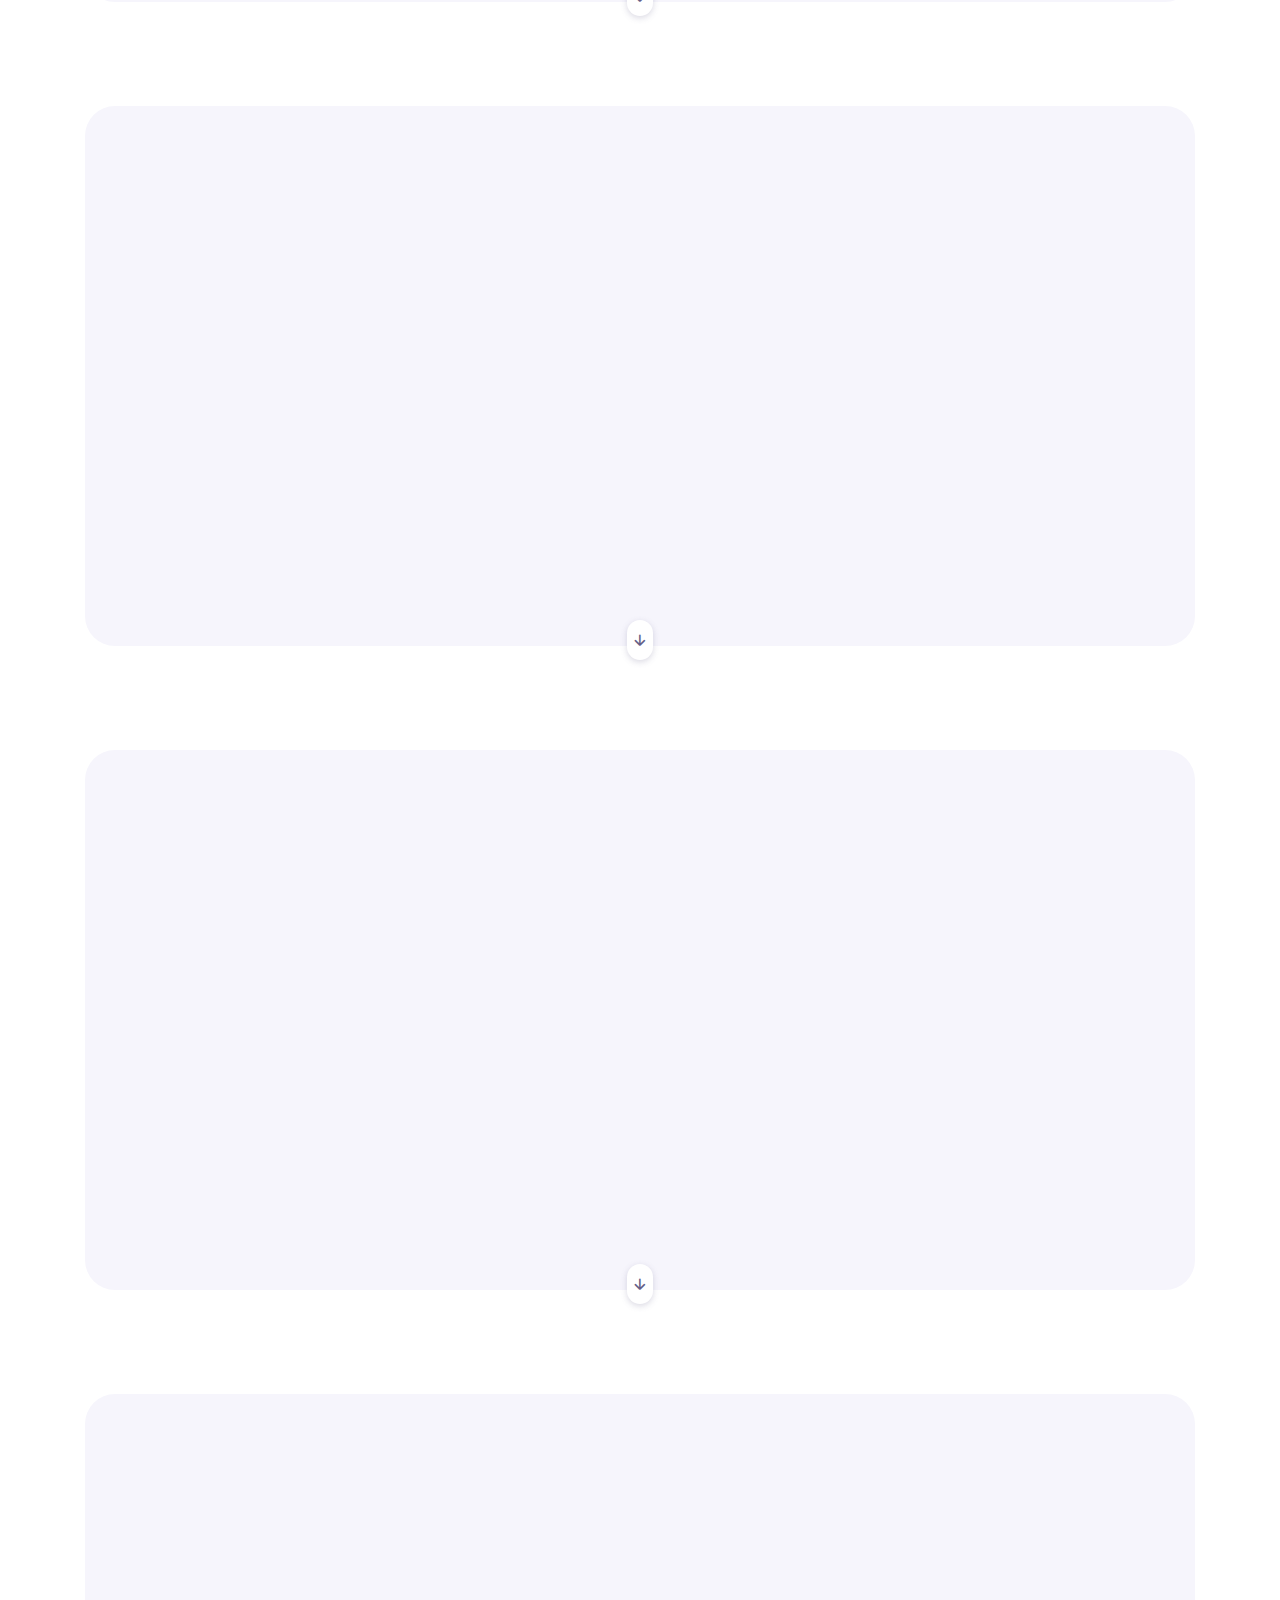
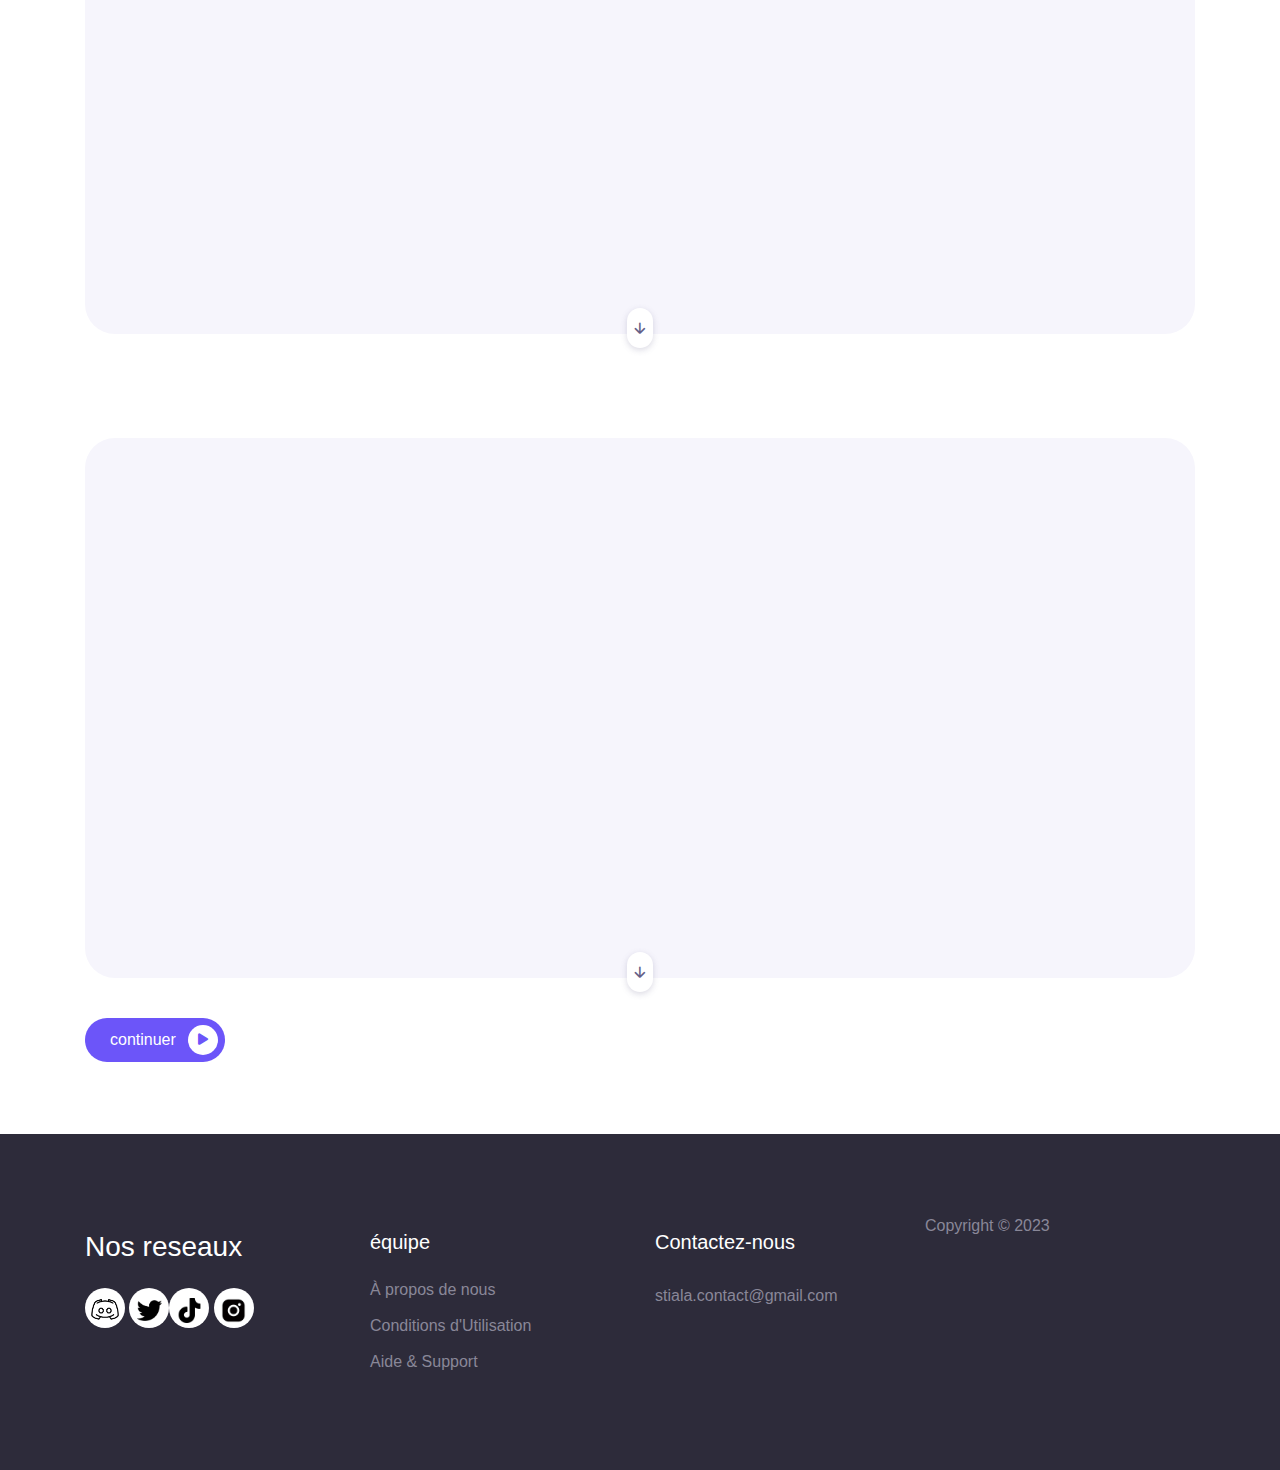
<file: SVT/partie3.html>
<!DOCTYPE html>
<html lang="en">
<head>
  <meta charset="UTF-8">
  <meta name="viewport" content="width=device-width, initial-scale=1.0">
  <meta http-equiv="X-UA-Compatible" content="ie=edge">
  <title>SVT | PARTIE 2</title>
  <link rel="shortcut icon" href="/assets/img/titlelogostiala.png" type="image/x-icon">
  <link rel="stylesheet" href="/assets/css/maicons.css">

  <link rel="stylesheet" href="/assets/css/bootstrap.css">

  <link rel="stylesheet" href="/assets/vendor/animate/animate.css">

  <link rel="stylesheet" href="/assets/css/theme.css">

</head>
<body>

  <!-- Back to top button -->
  <div class="back-to-top"></div>

  <header>
    <nav class="navbar navbar-expand-lg navbar-light bg-white sticky" data-offset="500">
      <div class="container">
        <img src="/assets/img/logoblackstiala.png" height="50" alt="">

        <button class="navbar-toggler" data-toggle="collapse" data-target="#navbarContent" aria-controls="navbarContent" aria-expanded="false" aria-label="Toggle navigation">
          <span class="navbar-toggler-icon"></span>
        </button>

        <div class="navbar-collapse collapse" id="navbarContent">
          <ul class="navbar-nav ml-auto">
            <li class="nav-item ">
              <a class="nav-link" href="/SVT/svt.html">Accueil</a>
            </li>
            <li class="nav-item">
              <a class="nav-link" href="/pages/projet.html">Projet</a>
            </li>
            <li class="nav-item">
              <a class="nav-link" href="/pages/serveur-discord.html">Serveur</a>
            </li>
            <li class="nav-item">
              <a class="nav-link" href="../pages/team.html">Team</a>
            </li>

          </ul>
        </div>

      </div>
    </nav>

    <div class="container">
      <div class="page-banner home-banner">
        <div class="row align-items-center flex-wrap-reverse h-100">
          <div class="col-md-6 py-5 wow fadeInLeft">
            <h1 class="mb-4">Production de déchets et recyclage par nous</h1>
            <p class="text-lg text-grey mb-5">Des déchets sont générés à différentes étapes du cycle de vie d’un produit : au moment de l’extraction de matières premières, lors de sa fabrication, lors de son utilisation et de sa fin de vie. Ils sont occasionnés par tous les acteurs économiques. Dans un contexte de demande croissante de biens, la prévention, la réduction des déchets, le recyclage, ainsi que la réincorporation des matières premières de recyclage dans les processus de production, permettent de diminuer les pressions exercées sur les ressources naturelles.</p>
          
          </div>
          <div class="col-md-6 py-5 wow zoomIn">
            <div class="img-fluid text-center">
              <img src="/assets/img/utilisateurs.png" height="350" width="350" alt="">
            </div>
          </div>
        </div>
        <a href="#" class="btn-scroll" data-role="smoothscroll"><span class="mai-arrow-down"></span></a>
      </div>
    </div>
    <br>
    <br>
    <br>
    
    <div class="container">
      <div class="page-banner home-banner">
        <div class="row align-items-center flex-wrap-reverse h-100">
          <div class="col-md-6 py-5 wow fadeInLeft">
            <p class="text-lg text-grey mb-5">En 2018, la France a produit 342,4 millions de tonnes (Mt) de déchets, contre 355,1 Mt en 2010. Cela représente 5,1 tonnes de déchets par habitant, niveau analogue à la moyenne européenne (tableau 1). Ces déchets sont répartis en trois catégories. Les déchets minéraux, dont le tonnage s’élève à 235,5 Mt, sont constitués en quasi-totalité de déchets provenant du secteur de la construction. Les déchets dangereux, requérant des installations de traitement spécifiques et présentant un risque pour la santé humaine et l’environnement, pèsent 12 Mt. Les déchets non minéraux non dangereux, dont la production atteint 94,7 Mt, recouvrent les déchets produits par tous les secteurs d’activité (agriculture, industrie, secteur tertiaire, ménages). La quantité de déchets ménagers s’élève à 29,7 Mt, soit seulement 8,7 % des déchets totaux produits en France (tableau 2).</p>
          </div>
        </div>
        <a href="#" class="btn-scroll" data-role="smoothscroll"><span class="mai-arrow-down"></span></a>
      </div>
    </div>
    <br>
    <br>
    <br>
        <div class="container">
      <div class="page-banner home-banner">
        <div class="row align-items-center flex-wrap-reverse h-300">
          <div class="col-md-6 py-5 wow fadeInLeft">
            <p class="text-lg text-grey mb-5">La France s’est fixé comme objectif de porter le taux de recyclage des déchets non minéraux non dangereux à 55 % en 2020 et 65 % en 2025. En 2018, 48,5 % des déchets non minéraux non dangereux ont été recyclés. Parallèlement, 35 % des déchets dangereux (graphique 1) et 73,3 % des déchets minéraux ont été recyclés. Tous déchets confondus, cela conduit à un taux de recyclage de 66 % (recyclage matière et organique), contre 60 % en 2010.Cette tendance vers une meilleure valorisation des déchets est le résultat de plusieurs actions. Les entreprises de BTP sont fortement incitées à réutiliser une partie des déchets qu’elles produisent (déblais, gravats…). Ainsi, les déchets inertes en provenance du BTP sont valorisés à hauteur de 72 % du tonnage entrant dans les installations de traitement : 41 % sont mis en carrière et 31 % subissent un traitement de valorisation matière de type lavage, concassage, criblage, etc.</p>
          </div>
        </div>
        <a href="#" class="btn-scroll" data-role="smoothscroll"><span class="mai-arrow-down"></span></a>
      </div>
    </div>
    <br>
    <br>
    <br>
        <div class="container">
      <div class="page-banner home-banner">
        <div class="row align-items-center flex-wrap-reverse h-600">
          <div class="col-md-6 py-5 wow fadeInLeft">
            <p class="text-lg text-grey mb-5"> Les collectivités locales développent également la collecte sélective des déchets ménagers (porte à porte, apports volontaires et déchèteries). En 2017, celle-ci a concerné la moitié des déchets ménagers et assimilés (21 % en collecte sélective et 31 % en apport en déchèteries), l’autre moitié étant constituée des ordures ménagères mélangées. Depuis 2000, le nombre d’installations de valorisation des déchets ménagers et assimilés (tri, compostage, valorisation énergétique, valorisation matières, méthanisation) a augmenté d’environ 50 %, ce qui permet un meilleur traitement des déchets. Ainsi, entre 2000 et 2017, le taux de recyclage matière et organique de ces déchets est passé de 24 % à près de 43 %. Dans le même temps, la mise en décharge décroît régulièrement, passant de 43 % à 22 % des tonnages (graphique 2).</p>
          </div>
        </div>
        <a href="#" class="btn-scroll" data-role="smoothscroll"><span class="mai-arrow-down"></span></a>
      </div>
    </div>
    <br>
    <br>
    <br>
            <div class="container">
      <div class="page-banner home-banner">
        <div class="row align-items-center flex-wrap-reverse h-600">
          <div class="col-md-6 py-5 wow fadeInLeft">
            <p class="text-lg text-grey mb-5"> Une vingtaine de filières spécialisées, dites de « responsabilité élargie du producteur », ont été mises en place pour organiser la gestion de certains flux de déchets spécifiques en raison de leur quantité ou de leur dangerosité (emballages, véhicules hors d’usage, déchets d’équipements électriques et électroniques, huiles usagées, etc.). En 2017, 8,3 Mt ont ainsi été collectées à destination du recyclage sous la responsabilité des éco-organismes concernés. Ce dispositif est financé par les contributions perçues par les éco-organismes (1,4 milliard d’euros en 2017, dont 805 millions d’euros reversés aux collectivités locales pour l’organisation de la collecte).</p>
          </div>
        </div>
        <a href="#" class="btn-scroll" data-role="smoothscroll"><span class="mai-arrow-down"></span></a>
      </div>
    </div>
    <br>
    <br>
    <br>
            <div class="container">
      <div class="page-banner home-banner">
        <div class="row align-items-center flex-wrap-reverse h-600">
          <div class="col-md-6 py-5 wow fadeInLeft">
            <p class="text-lg text-grey mb-5"> En 2018, la dépense de gestion des déchets (investissements et frais de fonctionnement de la collecte, du tri et du traitement des déchets des ménages et des entreprises, ainsi que le nettoyage des rues) et de récupération des matières premières de recyclage (collecte, tri et commercialisation) atteint 25,6 Md€ (graphique 3).Entre 2010 et 2016, le coût de gestion d’une tonne de déchets municipaux est passé de 191 euros à 212 euros, soit près de 11 % de progression. Ces dépenses ont été financées par une progression de plus de 4 % en moyenne annuelle depuis 2006 de la taxe ou de la redevance sur l’enlèvement des ordures ménagères.</p>
          </div>
        </div>
        <a href="#" class="btn-scroll" data-role="smoothscroll"><span class="mai-arrow-down"></span></a>
      </div>
    </div>
    <br>
    <br>
    <br>
            <div class="container">
      <div class="page-banner home-banner">
        <div class="row align-items-center flex-wrap-reverse h-600">
          <div class="col-md-6 py-5 wow fadeInLeft">
            <p class="text-lg text-grey mb-5"> Les collectivités locales développent également la collecte sélective des déchets ménagers (porte à porte, apports volontaires et déchèteries). En 2017, celle-ci a concerné la moitié des déchets ménagers et assimilés (21 % en collecte sélective et 31 % en apport en déchèteries), l’autre moitié étant constituée des ordures ménagères mélangées. Depuis 2000, le nombre d’installations de valorisation des déchets ménagers et assimilés (tri, compostage, valorisation énergétique, valorisation matières, méthanisation) a augmenté d’environ 50 %, ce qui permet un meilleur traitement des déchets. Ainsi, entre 2000 et 2017, le taux de recyclage matière et organique de ces déchets est passé de 24 % à près de 43 %. Dans le même temps, la mise en décharge décroît régulièrement, passant de 43 % à 22 % des tonnages (graphique 2).</p>
          </div>
        </div>
        <a href="#" class="btn-scroll" data-role="smoothscroll"><span class="mai-arrow-down"></span></a>
      </div>
    </div>
    <br>
    <br>
    <br>
    <div class="container">
      <div class="page-banner home-banner">
        <div class="row align-items-center flex-wrap-reverse h-100">

          <div class="col-md-6 py-5 wow zoomIn">
            <div class="img-fluid text-center">
              <img src="/assets/img/graph-1-traitements-des-dechets-dangereux-CGDD.svg" height="400"  alt="">
            </div>
            <br>
            <a href="/assets/img/graph-1-traitements-des-dechets-dangereux-CGDD.svg" class="btn btn-primary btn-split">voir plus grand  <div class="fab"><span class="mai-play"></span></div></a>
          </div>
        </div>
        <a href="#" class="btn-scroll" data-role="smoothscroll"><span class="mai-arrow-down"></span></a>
      </div>
    </div>
    <br>
    <br>
    <br>
    <div class="container">
      <div class="page-banner home-banner">
        <div class="row align-items-center flex-wrap-reverse h-100">

          <div class="col-md-6 py-5 wow zoomIn">
            <div class="img-fluid text-center">
              <img src="/assets/img/graph-2-traitements-des-dechets-municipaux-b-CGDD.svg" height="400"  alt="">
            </div>
            <br>
            <a href="/assets/img/graph-2-traitements-des-dechets-municipaux-b-CGDD.svg" class="btn btn-primary btn-split">voir plus grand <div class="fab"><span class="mai-play"></span></div></a>
          </div>
        </div>
        <a href="#" class="btn-scroll" data-role="smoothscroll"><span class="mai-arrow-down"></span></a>
      </div>
      <br>
      <a href="../SVT/partie3.html" class="btn btn-primary btn-split">continuer<div class="fab"><span class="mai-play"></span></div></a>
      <br>
      <br>
      <br><br>
    </div>
    
  </header>
  
  <footer class="page-footer bg-image" style="background-image: url();">
    <div class="container">
      <div class="row mb-5">
        <div class="col-lg-3 py-3">
          <h3>Nos reseaux</h3>
          <p></p>

          <div class="social-media-button">
            <a href="https://hub.stiala.xyz"><img src="/assets/img/disocrdblack.png" height="30" width="30" alt=""></a>
            <a href="https://twitter.com/stialaeco"><img src="/assets/img/logo-twitter-noir.png" height="25" width="25" alt="">
            <a href="https://www.tiktok.com/@stiala.eco"><img src="/assets/img/tiktok.png" height="25" width="25" alt=""></a>
            <a href="https://www.instagram.com/stiala.eco/"><img src="/assets/img/instalod.png" height="25" width="25" alt=""></span></a>
          </div>
        </div>
        <div class="col-lg-3 py-3">
          <h5>équipe</h5>
          <ul class="footer-menu">
            <li><a href="#">À propos de nous</a></li>
            <li><a href="#">Conditions d'Utilisation</a></li>
            <li><a href="#">Aide & Support</a></li>
          </ul>
        </div>
        <div class="col-lg-3 py-3">
          <h5>Contactez-nous</h5>
          <p></p>
          <a href="#" class="footer-link">stiala.contact@gmail.com</a>
        </div>

        <p class="text-center" id="copyright">Copyright &copy; 2023</p>
    </div>
  </footer>

<script src="/assets/js/jquery-3.5.1.min.js"></script>

<script src="/assets/js/bootstrap.bundle.min.js"></script>

<script src="/assets/js/google-maps.js"></script>

<script src="/assets/vendor/wow/wow.min.js"></script>

<script src="/assets/js/theme.js"></script>
  
</body>
</html>
</file>
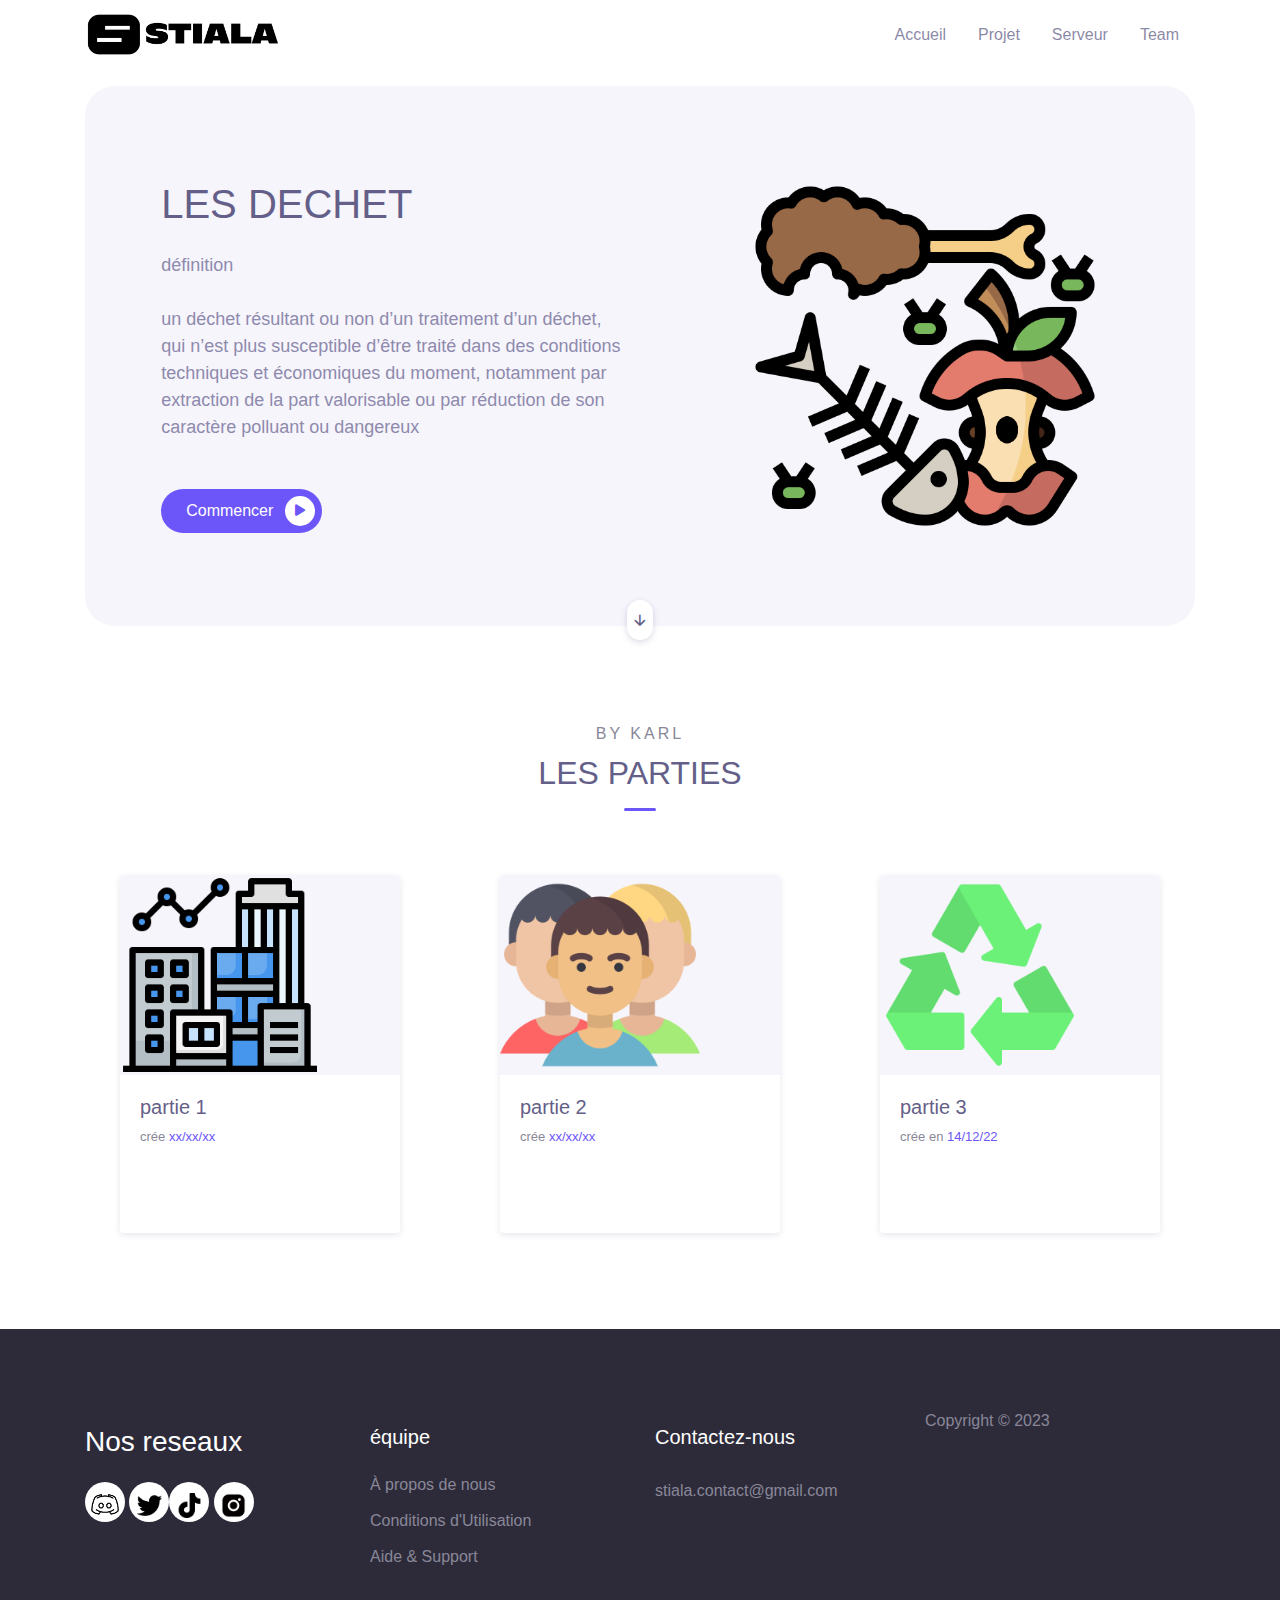
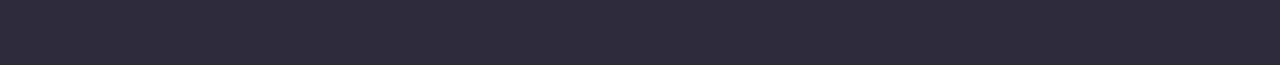
<file: SVT/svt.html>
<!DOCTYPE html>
<html lang="en">
<head>
  <meta charset="UTF-8">
  <meta name="viewport" content="width=device-width, initial-scale=1.0">
  <meta http-equiv="X-UA-Compatible" content="ie=edge">
  <title>SVT | LES DECHET</title>
  <link rel="shortcut icon" href="/assets/img/titlelogostiala.png" type="image/x-icon">
  <link rel="stylesheet" href="/assets/css/maicons.css">

  <link rel="stylesheet" href="/assets/css/bootstrap.css">

  <link rel="stylesheet" href="/assets/vendor/animate/animate.css">

  <link rel="stylesheet" href="/assets/css/theme.css">

</head>
<body>

  <!-- Back to top button -->
  <div class="back-to-top"></div>

  <header>
    <nav class="navbar navbar-expand-lg navbar-light bg-white sticky" data-offset="500">
      <div class="container">
        <img src="/assets/img/logoblackstiala.png" height="50" alt="">

        <button class="navbar-toggler" data-toggle="collapse" data-target="#navbarContent" aria-controls="navbarContent" aria-expanded="false" aria-label="Toggle navigation">
          <span class="navbar-toggler-icon"></span>
        </button>

        <div class="navbar-collapse collapse" id="navbarContent">
          <ul class="navbar-nav ml-auto">
            <li class="nav-item ">
              <a class="nav-link" href="#">Accueil</a>
            </li>
            <li class="nav-item">
              <a class="nav-link" href="/pages/projet.html">Projet</a>
            </li>
            <li class="nav-item">
              <a class="nav-link" href="/pages/serveur-discord.html">Serveur</a>
            </li>
            <li class="nav-item">
              <a class="nav-link" href="../pages/team.html">Team</a>
            </li>

          </ul>
        </div>

      </div>
    </nav>

    <div class="container">
      <div class="page-banner home-banner">
        <div class="row align-items-center flex-wrap-reverse h-100">
          <div class="col-md-6 py-5 wow fadeInLeft">
            <h1 class="mb-4">LES DECHET</h1>
            <p class="text-lg text-grey mb-5">définition<br><br>un déchet résultant ou non d’un traitement d’un déchet, qui n’est plus susceptible d’être traité dans des conditions techniques et économiques du moment, notamment par extraction de la part valorisable ou par réduction de son caractère polluant ou dangereux</p>
            <a href="../SVT/partie1.html" class="btn btn-primary btn-split">Commencer <div class="fab"><span class="mai-play"></span></div></a>
          </div>
          <div class="col-md-6 py-5 wow zoomIn">
            <div class="img-fluid text-center">
              <img src="../assets/img/puanteur.png" height="350" width="350" alt="">
            </div>
          </div>
        </div>
        <a href="#" class="btn-scroll" data-role="smoothscroll"><span class="mai-arrow-down"></span></a>
      </div>
    </div>
  </header>
<!---partie--->
<div class="page-section">
    <div class="container">
      <div class="text-center wow fadeInUp">
        <div class="subhead">By karl</div>
        <h2 class="title-section">LES PARTIES</h2>
        <div class="divider mx-auto"></div>
      </div>

      <div class="row mt-5">
        <div class="col-lg-4 py-3 wow fadeInUp">
          <div class="card-blog">
            <div class="header">
              <div class="post-thumb">
                <img src="/assets/img/entreprise.png" alt="">
              </div>
            </div>
            <div class="body">
              <h5 class="post-title"><a href="#">partie 1</a></h5>
              <div class="post-date">crée <a href="#">xx/xx/xx</a></div>
              <div class="col-12 mt-4 text-center wow fadeInUp">
                <a href="/SVT/partie1.html" class="btn btn-primary">Voir</a>
              </div>
            </div>
          </div>
        </div>
        
        <div class="col-lg-4 py-3 wow fadeInUp">
          <div class="card-blog">
            <div class="header">
              <div class="post-thumb">
                <img src="/assets/img/utilisateurs.png" alt="">
              </div>
            </div>
            <div class="body">
              <h5 class="post-title"><a href="#">partie 2</a></h5>
              <div class="post-date">crée <a href="#">xx/xx/xx</a></div>
              <div class="col-12 mt-4 text-center wow fadeInUp">
                <a href="/SVT/partie2.html" class="btn btn-primary">Voir</a>
              </div>
            </div>
          </div>
        </div>

        <div class="col-lg-4 py-3 wow fadeInUp">
          <div class="card-blog">
            <div class="header">
              <div class="post-thumb">
                <img src="/assets/img/recycler.png" alt="">
              </div>
            </div>
            <div class="body">
              <h5 class="post-title"><a href="#">partie 3</a></h5>
              <div class="post-date">crée en <a href="#">14/12/22</a></div>
              <div class="col-12 mt-4 text-center wow fadeInUp">
                <a href="pages/serveur-discord.html" class="btn btn-primary">Voir</a>
              </div>
            </div>
          </div>
        </div>
      </div>
    </div>
  </div>

  
  <footer class="page-footer bg-image" style="background-image: url();">
    <div class="container">
      <div class="row mb-5">
        <div class="col-lg-3 py-3">
          <h3>Nos reseaux</h3>
          <p></p>

          <div class="social-media-button">
            <a href="https://hub.stiala.xyz"><img src="/assets/img/disocrdblack.png" height="30" width="30" alt=""></a>
            <a href="https://twitter.com/stialaeco"><img src="/assets/img/logo-twitter-noir.png" height="25" width="25" alt="">
            <a href="https://www.tiktok.com/@stiala.eco"><img src="/assets/img/tiktok.png" height="25" width="25" alt=""></a>
            <a href="https://www.instagram.com/stiala.eco/"><img src="/assets/img/instalod.png" height="25" width="25" alt=""></span></a>
          </div>
        </div>
        <div class="col-lg-3 py-3">
          <h5>équipe</h5>
          <ul class="footer-menu">
            <li><a href="#">À propos de nous</a></li>
            <li><a href="#">Conditions d'Utilisation</a></li>
            <li><a href="#">Aide & Support</a></li>
          </ul>
        </div>
        <div class="col-lg-3 py-3">
          <h5>Contactez-nous</h5>
          <p></p>
          <a href="#" class="footer-link">stiala.contact@gmail.com</a>
        </div>

        <p class="text-center" id="copyright">Copyright &copy; 2023</p>
    </div>
  </footer>

<script src="/assets/js/jquery-3.5.1.min.js"></script>

<script src="/assets/js/bootstrap.bundle.min.js"></script>

<script src="/assets/js/google-maps.js"></script>

<script src="/assets/vendor/wow/wow.min.js"></script>

<script src="/assets/js/theme.js"></script>
  
</body>
</html>
</file>
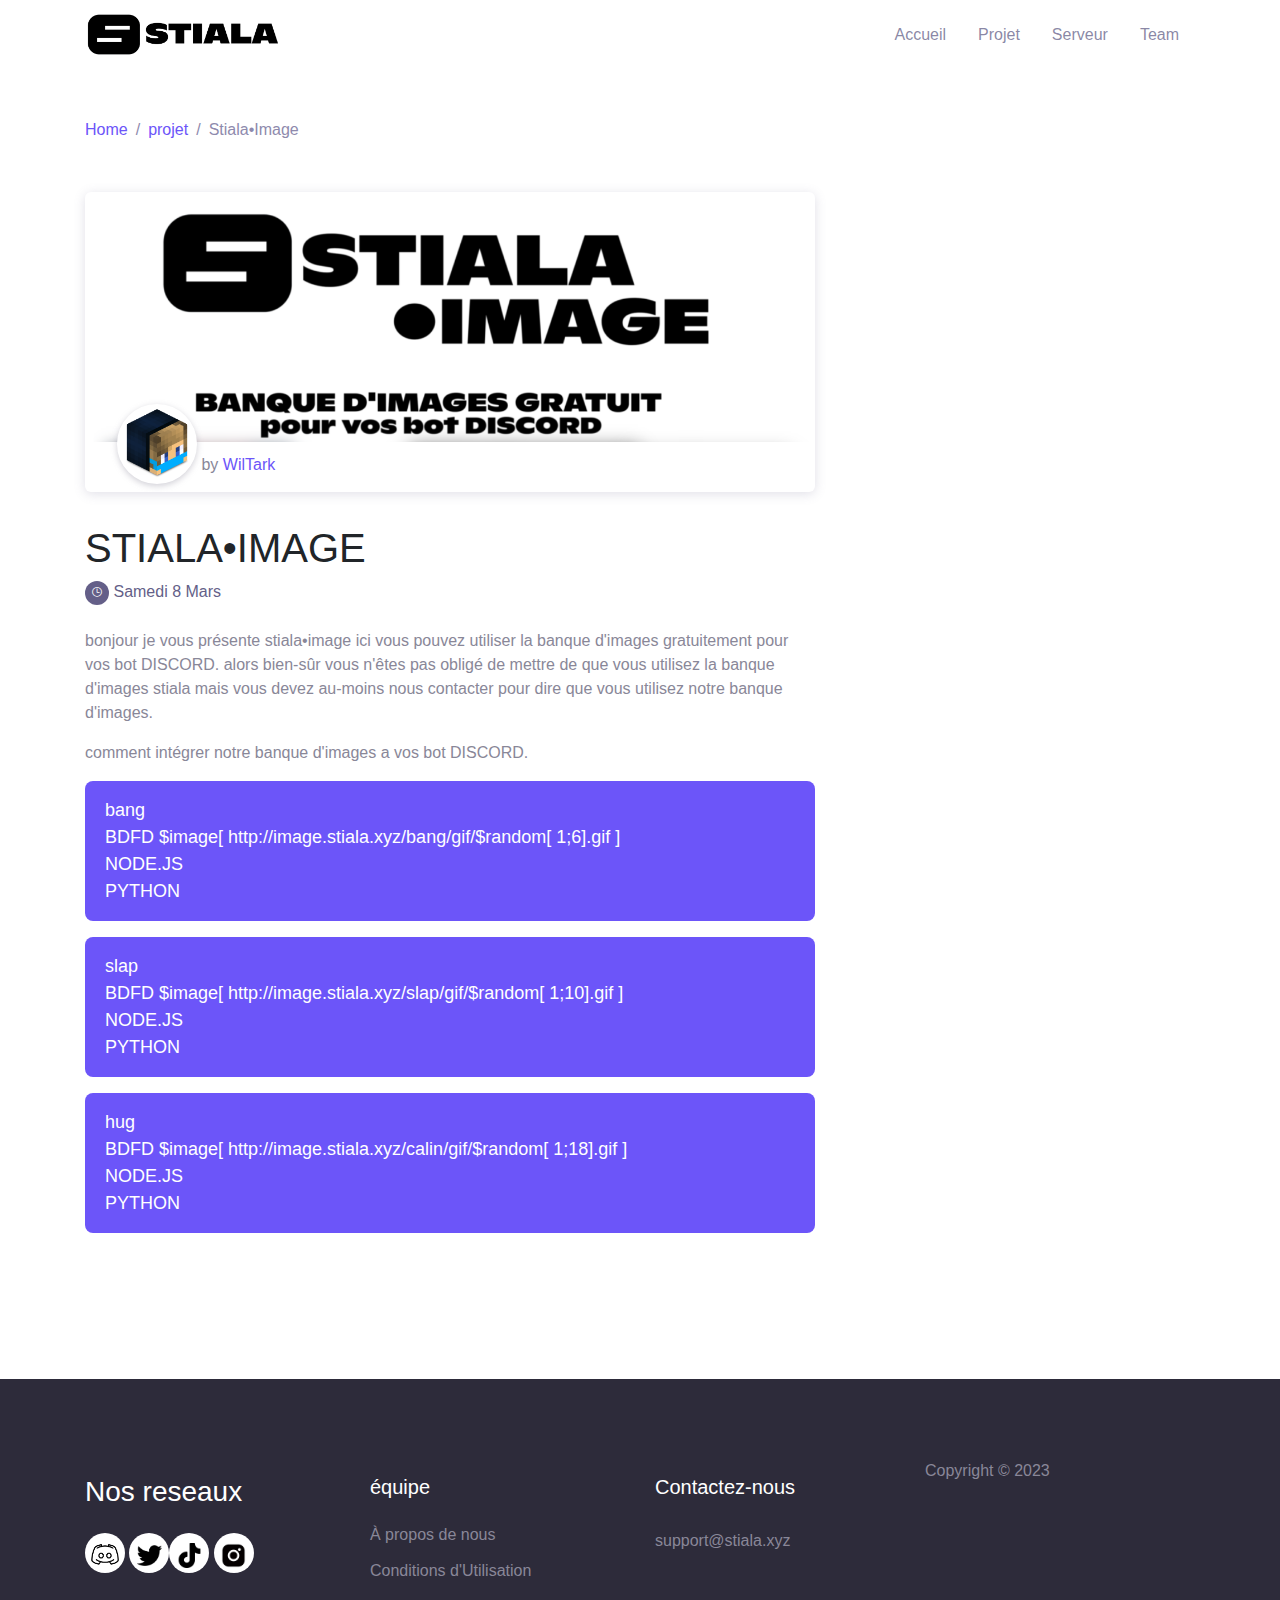
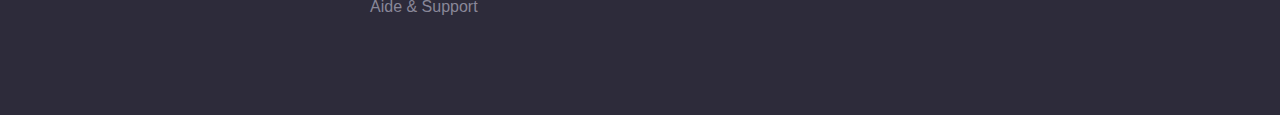
<file: pages/projet/stialaimage.html>
<!DOCTYPE html>
<html lang="en">
<head>
  <meta charset="UTF-8">
  <meta name="viewport" content="width=device-width, initial-scale=1.0">

  <meta http-equiv="X-UA-Compatible" content="ie=edge">

  <meta name="copyright" content="MACode ID, https://macodeid.com/">

  <title>STIALAIMAGE</title>

  <link rel="stylesheet" href="/assets/css/maicons.css">

  <link rel="stylesheet" href="/assets/css/bootstrap.css">

  <link rel="stylesheet" href="/assets/vendor/animate/animate.css">

  <link rel="stylesheet" href="/assets/css/theme.css">
</head>
<body>

  <!-- Back to top button -->
  <div class="back-to-top"></div>
  
  <header>
    <nav class="navbar navbar-expand-lg navbar-light bg-white sticky" data-offset="500">
      <div class="container">
        <img src="/assets/img/logoblackstiala.png" height="50" alt="">

        <button class="navbar-toggler" data-toggle="collapse" data-target="#navbarContent" aria-controls="navbarContent" aria-expanded="false" aria-label="Toggle navigation">
          <span class="navbar-toggler-icon"></span>
        </button>

        <div class="navbar-collapse collapse" id="navbarContent">
          <ul class="navbar-nav ml-auto">
            <li class="nav-item">
              <a class="nav-link" href="/">Accueil</a>
            </li>
            <li class="nav-item">
              <a class="nav-link" href="/pages/projet.html">Projet</a>
            </li>
            <li class="nav-item">
              <a class="nav-link" href="/pages/serveur-discord.html">Serveur</a>
            </li>
            <li class="nav-item">
              <a class="nav-link" href="/pages/team.html">Team</a>
            </li>

          </ul>
        </div>

      </div>
    </nav>
  </header>

  <div class="page-section pt-5">
    <div class="container">
      <nav aria-label="Breadcrumb">
        <ul class="breadcrumb p-0 mb-0 bg-transparent">
          <li class="breadcrumb-item"><a href="/index.html">Home</a></li>
          <li class="breadcrumb-item"><a href="/pages/projet.html">projet</a></li>
          <li class="breadcrumb-item active">Stiala•Image</li>
        </ul>
      </nav>
      
      <div class="row">
        <div class="col-lg-8">
          <div class="blog-single-wrap">
            <div class="header">
              <div class="post-thumb">
                <img src="/assets/img/stialaimagev1.png" alt="">
              </div>
              <div class="meta-header">
                <div class="post-author">
                  <div class="avatar">
                    <img src="/assets/img/wiltark.png" alt="">
                  </div>
                  by <a href="#">WilTark</a>
                </div>


              </div>
            </div>
            <h1 class="post-title">STIALA•IMAGE</h1>
            <div class="post-meta">
              <div class="post-date">
                <span class="icon">
                  <span class="mai-time-outline"></span>
                </span> <a href="#">Samedi 8 Mars</a>
              </div>
            </div>
            <div class="post-content">
             <p>bonjour je vous présente stiala•image ici vous pouvez utiliser la banque d'images gratuitement pour vos bot DISCORD. alors bien-sûr vous n'êtes pas obligé de mettre de que vous utilisez la banque d'images stiala mais vous devez au-moins nous contacter pour dire que vous utilisez notre banque d'images.</p>
            <p>comment intégrer notre banque d'images a vos bot DISCORD.</p>
              <blockquote class="quote">bang<br>
               BDFD $image[ http://image.stiala.xyz/bang/gif/$random[ 1;6].gif ]
                <br>
               NODE.JS
                <br>
               PYTHON 
              </blockquote>
              <blockquote class="quote">slap<br>
               BDFD $image[ http://image.stiala.xyz/slap/gif/$random[ 1;10].gif ]
                <br>
               NODE.JS
                <br>
               PYTHON 
              </blockquote>
              <blockquote class="quote">hug<br>
               BDFD $image[ http://image.stiala.xyz/calin/gif/$random[ 1;18].gif ]
                <br>
               NODE.JS
                <br>
               PYTHON 
              </blockquote>
            </div>
          </div>

        </div>
      </div>
    </div>         
  </div>
  <footer class="page-footer bg-image" style="background-image: url();">
    <div class="container">
      <div class="row mb-5">
        <div class="col-lg-3 py-3">
          <h3>Nos reseaux</h3>
          <p></p>

          <div class="social-media-button">
            <a href="https://hub.stiala.xyz"><img src="/assets/img/disocrdblack.png" height="30" width="30" alt=""></a>
            <a href="https://twitter.com/stialaeco"><img src="/assets/img/logo-twitter-noir.png" height="25" width="25" alt="">
            <a href="https://www.tiktok.com/@stiala.eco"><img src="/assets/img/tiktok.png" height="25" width="25" alt=""></a>
            <a href="https://www.instagram.com/stiala.eco/"><img src="/assets/img/instalod.png" height="25" width="25" alt=""></span></a>
          </div>
        </div>
        <div class="col-lg-3 py-3">
          <h5>équipe</h5>
          <ul class="footer-menu">
            <li><a href="#">À propos de nous</a></li>
            <li><a href="#">Conditions d'Utilisation</a></li>
            <li><a href="#">Aide & Support</a></li>
          </ul>
        </div>
        <div class="col-lg-3 py-3">
          <h5>Contactez-nous</h5>
          <p></p>
          <a href="mailto:support@stiala.xyz" class="footer-link">support@stiala.xyz</a>
        </div>

        <p class="text-center" id="copyright">Copyright &copy; 2023</p>
    </div>
  </footer>

<script src="/assets/js/jquery-3.5.1.min.js"></script>

<script src="/assets/js/bootstrap.bundle.min.js"></script>

<script src="/assets/js/google-maps.js"></script>

<script src="/assets/vendor/wow/wow.min.js"></script>

<script src="/assets/js/theme.js"></script>

</body>
</html>
</file>
<file: assets/css/maicons.css>
@font-face {
  font-family: 'maicons';
  src:  url('../fonts/maicons.eot?c9nlkl');
  src:  url('../fonts/maicons.eot?c9nlkl#iefix') format('embedded-opentype'),
    url('../fonts/maicons.ttf?c9nlkl') format('truetype'),
    url('../fonts/maicons.woff?c9nlkl') format('woff'),
    url('../fonts/maicons.svg?c9nlkl#maicons') format('svg');
  font-weight: normal;
  font-style: normal;
  font-display: block;
}

[class^="mai-"], [class*=" mai-"] {
  /* use !important to prevent issues with browser extensions that change fonts */
  font-family: 'maicons' !important;
  speak: none;
  font-style: normal;
  font-weight: normal;
  font-variant: normal;
  text-transform: none;
  line-height: 1;

  /* Better Font Rendering =========== */
  -webkit-font-smoothing: antialiased;
  -moz-osx-font-smoothing: grayscale;
}

.mai-add:before {
  content: "\e900";
}
.mai-add-circle:before {
  content: "\e901";
}
.mai-add-circle-outline:before {
  content: "\e902";
}
.mai-airplane:before {
  content: "\e903";
}
.mai-airplane-outline:before {
  content: "\e904";
}
.mai-alarm:before {
  content: "\e905";
}
.mai-alarm-outline:before {
  content: "\e906";
}
.mai-albums:before {
  content: "\e907";
}
.mai-albums-outline:before {
  content: "\e908";
}
.mai-alert:before {
  content: "\e909";
}
.mai-alert-circle:before {
  content: "\e90a";
}
.mai-alert-circle-outline:before {
  content: "\e90b";
}
.mai-analytics:before {
  content: "\e90c";
}
.mai-analytics-outline:before {
  content: "\e90d";
}
.mai-aperture:before {
  content: "\e90e";
}
.mai-aperture-outline:before {
  content: "\e90f";
}
.mai-apps:before {
  content: "\e910";
}
.mai-apps-outline:before {
  content: "\e911";
}
.mai-archive:before {
  content: "\e912";
}
.mai-archive-outline:before {
  content: "\e913";
}
.mai-arrow-back:before {
  content: "\e914";
}
.mai-arrow-back-circle:before {
  content: "\e915";
}
.mai-arrow-back-circle-outline:before {
  content: "\e916";
}
.mai-arrow-down:before {
  content: "\e917";
}
.mai-arrow-down-circle:before {
  content: "\e918";
}
.mai-arrow-down-circle-outline:before {
  content: "\e919";
}
.mai-arrow-forward:before {
  content: "\e91a";
}
.mai-arrow-forward-circle:before {
  content: "\e91b";
}
.mai-arrow-forward-circle-outline:before {
  content: "\e91c";
}
.mai-arrow-redo:before {
  content: "\e91d";
}
.mai-arrow-redo-circle:before {
  content: "\e91e";
}
.mai-arrow-redo-circle-outline:before {
  content: "\e91f";
}
.mai-arrow-redo-outline:before {
  content: "\e920";
}
.mai-arrow-undo:before {
  content: "\e921";
}
.mai-arrow-undo-circle:before {
  content: "\e922";
}
.mai-arrow-undo-circle-outline:before {
  content: "\e923";
}
.mai-arrow-undo-outline:before {
  content: "\e924";
}
.mai-arrow-up:before {
  content: "\e925";
}
.mai-arrow-up-circle:before {
  content: "\e926";
}
.mai-arrow-up-circle-outline:before {
  content: "\e927";
}
.mai-at:before {
  content: "\e928";
}
.mai-at-circle:before {
  content: "\e929";
}
.mai-at-circle-outline:before {
  content: "\e92a";
}
.mai-attach:before {
  content: "\e92b";
}
.mai-attach-outline:before {
  content: "\e92c";
}
.mai-backspace:before {
  content: "\e92d";
}
.mai-backspace-outline:before {
  content: "\e92e";
}
.mai-bandage:before {
  content: "\e92f";
}
.mai-bandage-outline:before {
  content: "\e930";
}
.mai-bar-chart:before {
  content: "\e932";
}
.mai-bar-chart-outline:before {
  content: "\e933";
}
.mai-barbell:before {
  content: "\e931";
}
.mai-barcode:before {
  content: "\e934";
}
.mai-barcode-outline:before {
  content: "\e935";
}
.mai-baseball:before {
  content: "\e936";
}
.mai-baseball-outline:before {
  content: "\e937";
}
.mai-basket:before {
  content: "\e938";
}
.mai-basket-outline:before {
  content: "\e93b";
}
.mai-basketball:before {
  content: "\e939";
}
.mai-basketball-outline:before {
  content: "\e93a";
}
.mai-battery-charging:before {
  content: "\e93c";
}
.mai-battery-dead:before {
  content: "\e93d";
}
.mai-battery-full:before {
  content: "\e93e";
}
.mai-battery-half:before {
  content: "\e93f";
}
.mai-beaker:before {
  content: "\e940";
}
.mai-beaker-outline:before {
  content: "\e941";
}
.mai-bed:before {
  content: "\e942";
}
.mai-bed-outline:before {
  content: "\e943";
}
.mai-beer:before {
  content: "\e944";
}
.mai-beer-outline:before {
  content: "\e945";
}
.mai-bicycle:before {
  content: "\e946";
}
.mai-bluetooth:before {
  content: "\e947";
}
.mai-boat:before {
  content: "\e948";
}
.mai-boat-outline:before {
  content: "\e949";
}
.mai-body:before {
  content: "\e94a";
}
.mai-body-outline:before {
  content: "\e94b";
}
.mai-bonfire:before {
  content: "\e94c";
}
.mai-bonfire-outline:before {
  content: "\e94d";
}
.mai-book:before {
  content: "\e94e";
}
.mai-book-outline:before {
  content: "\e953";
}
.mai-bookmark:before {
  content: "\e94f";
}
.mai-bookmark-outline:before {
  content: "\e950";
}
.mai-bookmarks:before {
  content: "\e951";
}
.mai-bookmarks-outline:before {
  content: "\e952";
}
.mai-briefcase:before {
  content: "\e954";
}
.mai-briefcase-outline:before {
  content: "\e955";
}
.mai-browsers:before {
  content: "\e956";
}
.mai-browsers-outline:before {
  content: "\e957";
}
.mai-brush:before {
  content: "\e958";
}
.mai-brush-outline:before {
  content: "\e959";
}
.mai-bug:before {
  content: "\e95a";
}
.mai-bug-outline:before {
  content: "\e95b";
}
.mai-build:before {
  content: "\e95c";
}
.mai-build-outline:before {
  content: "\e95d";
}
.mai-bulb:before {
  content: "\e95e";
}
.mai-bulb-outline:before {
  content: "\e95f";
}
.mai-bus:before {
  content: "\e960";
}
.mai-bus-outline:before {
  content: "\e963";
}
.mai-business:before {
  content: "\e961";
}
.mai-business-outline:before {
  content: "\e962";
}
.mai-cafe:before {
  content: "\e964";
}
.mai-cafe-outline:before {
  content: "\e965";
}
.mai-calculator:before {
  content: "\e966";
}
.mai-calculator-outline:before {
  content: "\e967";
}
.mai-calendar:before {
  content: "\e968";
}
.mai-calendar-outline:before {
  content: "\e969";
}
.mai-call:before {
  content: "\e96a";
}
.mai-call-outline:before {
  content: "\e96b";
}
.mai-camera:before {
  content: "\e96c";
}
.mai-camera-outline:before {
  content: "\e96d";
}
.mai-camera-reverse:before {
  content: "\e96e";
}
.mai-camera-reverse-outline:before {
  content: "\e96f";
}
.mai-car:before {
  content: "\e970";
}
.mai-car-outline:before {
  content: "\e97f";
}
.mai-car-sport:before {
  content: "\e980";
}
.mai-car-sport-outline:before {
  content: "\e981";
}
.mai-card:before {
  content: "\e971";
}
.mai-card-outline:before {
  content: "\e972";
}
.mai-caret-back:before {
  content: "\e973";
}
.mai-caret-back-circle:before {
  content: "\e974";
}
.mai-caret-back-circle-outline:before {
  content: "\e975";
}
.mai-caret-down:before {
  content: "\e976";
}
.mai-caret-down-circle:before {
  content: "\e977";
}
.mai-caret-down-circle-outline:before {
  content: "\e978";
}
.mai-caret-forward:before {
  content: "\e979";
}
.mai-caret-forward-circle:before {
  content: "\e97a";
}
.mai-caret-forward-circle-outline:before {
  content: "\e97b";
}
.mai-caret-up:before {
  content: "\e97c";
}
.mai-caret-up-circle:before {
  content: "\e97d";
}
.mai-caret-up-circle-outline:before {
  content: "\e97e";
}
.mai-cart:before {
  content: "\e982";
}
.mai-cart-outline:before {
  content: "\e983";
}
.mai-cash:before {
  content: "\e984";
}
.mai-cash-outline:before {
  content: "\e985";
}
.mai-chatbox:before {
  content: "\e986";
}
.mai-chatbox-ellipses:before {
  content: "\e987";
}
.mai-chatbox-ellipses-outline:before {
  content: "\e988";
}
.mai-chatbox-outline:before {
  content: "\e989";
}
.mai-chatbubble:before {
  content: "\e98a";
}
.mai-chatbubble-ellipses:before {
  content: "\e98b";
}
.mai-chatbubble-ellipses-outline:before {
  content: "\e98c";
}
.mai-chatbubble-outline:before {
  content: "\e98d";
}
.mai-chatbubbles:before {
  content: "\e98e";
}
.mai-chatbubbles-outline:before {
  content: "\e98f";
}
.mai-checkbox:before {
  content: "\e990";
}
.mai-checkbox-outline:before {
  content: "\e991";
}
.mai-checkmark:before {
  content: "\e992";
}
.mai-checkmark-circle:before {
  content: "\e993";
}
.mai-checkmark-circle-outline:before {
  content: "\e994";
}
.mai-checkmark-done:before {
  content: "\e995";
}
.mai-checkmark-done-circle:before {
  content: "\e996";
}
.mai-checkmark-done-circle-outline:before {
  content: "\e997";
}
.mai-chevron-back:before {
  content: "\e998";
}
.mai-chevron-back-circle:before {
  content: "\e999";
}
.mai-chevron-back-circle-outline:before {
  content: "\e99a";
}
.mai-chevron-down:before {
  content: "\e99b";
}
.mai-chevron-down-circle:before {
  content: "\e99c";
}
.mai-chevron-down-circle-outline:before {
  content: "\e99d";
}
.mai-chevron-forward:before {
  content: "\e99e";
}
.mai-chevron-forward-circle:before {
  content: "\e99f";
}
.mai-chevron-forward-circle-outline:before {
  content: "\e9a0";
}
.mai-chevron-up:before {
  content: "\e9a1";
}
.mai-chevron-up-circle:before {
  content: "\e9a2";
}
.mai-chevron-up-circle-outline:before {
  content: "\e9a3";
}
.mai-clipboard:before {
  content: "\e9a4";
}
.mai-clipboard-outline:before {
  content: "\e9a5";
}
.mai-close:before {
  content: "\e9a6";
}
.mai-close-circle:before {
  content: "\e9a7";
}
.mai-close-circle-outline:before {
  content: "\e9a8";
}
.mai-cloud:before {
  content: "\e9a9";
}
.mai-cloud-circle:before {
  content: "\e9aa";
}
.mai-cloud-circle-outline:before {
  content: "\e9ab";
}
.mai-cloud-done:before {
  content: "\e9ac";
}
.mai-cloud-done-outline:before {
  content: "\e9ad";
}
.mai-cloud-download:before {
  content: "\e9ae";
}
.mai-cloud-download-outline:before {
  content: "\e9af";
}
.mai-cloud-offline:before {
  content: "\e9b0";
}
.mai-cloud-offline-outline:before {
  content: "\e9b1";
}
.mai-cloud-outline:before {
  content: "\e9b2";
}
.mai-cloud-upload:before {
  content: "\e9b3";
}
.mai-cloud-upload-outline:before {
  content: "\e9b4";
}
.mai-cloudy:before {
  content: "\e9b5";
}
.mai-cloudy-night:before {
  content: "\e9b6";
}
.mai-cloudy-night-outline:before {
  content: "\e9b7";
}
.mai-cloudy-outline:before {
  content: "\e9b8";
}
.mai-code:before {
  content: "\e9b9";
}
.mai-code-download:before {
  content: "\e9ba";
}
.mai-code-slash:before {
  content: "\e9bb";
}
.mai-code-working:before {
  content: "\e9bc";
}
.mai-cog:before {
  content: "\e9bd";
}
.mai-color-fill:before {
  content: "\e9be";
}
.mai-color-fill-outline:before {
  content: "\e9bf";
}
.mai-color-filter:before {
  content: "\e9c0";
}
.mai-color-filter-outline:before {
  content: "\e9c1";
}
.mai-color-palette:before {
  content: "\e9c2";
}
.mai-color-palette-outline:before {
  content: "\e9c3";
}
.mai-color-wand:before {
  content: "\e9c4";
}
.mai-color-wand-outline:before {
  content: "\e9c5";
}
.mai-compass:before {
  content: "\e9c6";
}
.mai-compass-outline:before {
  content: "\e9c7";
}
.mai-construct:before {
  content: "\e9c8";
}
.mai-construct-outline:before {
  content: "\e9c9";
}
.mai-contract:before {
  content: "\e9ca";
}
.mai-contrast:before {
  content: "\e9cb";
}
.mai-copy:before {
  content: "\e9cc";
}
.mai-copy-outline:before {
  content: "\e9cd";
}
.mai-create:before {
  content: "\e9ce";
}
.mai-create-outline:before {
  content: "\e9cf";
}
.mai-crop:before {
  content: "\e9d0";
}
.mai-cube:before {
  content: "\e9d1";
}
.mai-cube-outline:before {
  content: "\e9d2";
}
.mai-cut:before {
  content: "\e9d3";
}
.mai-desktop:before {
  content: "\e9d4";
}
.mai-desktop-outline:before {
  content: "\e9d5";
}
.mai-disc:before {
  content: "\e9d6";
}
.mai-disc-outline:before {
  content: "\e9d7";
}
.mai-document:before {
  content: "\e9d8";
}
.mai-document-outline:before {
  content: "\e9d9";
}
.mai-document-text:before {
  content: "\e9dc";
}
.mai-document-text-outline:before {
  content: "\e9dd";
}
.mai-documents:before {
  content: "\e9da";
}
.mai-documents-outline:before {
  content: "\e9db";
}
.mai-download:before {
  content: "\e9de";
}
.mai-download-outline:before {
  content: "\e9df";
}
.mai-duplicate:before {
  content: "\e9e0";
}
.mai-duplicate-outline:before {
  content: "\e9e1";
}
.mai-ear:before {
  content: "\e9e2";
}
.mai-ear-outline:before {
  content: "\e9e3";
}
.mai-earth:before {
  content: "\e9e4";
}
.mai-earth-outline:before {
  content: "\e9e5";
}
.mai-easel:before {
  content: "\e9e6";
}
.mai-easel-outline:before {
  content: "\e9e7";
}
.mai-egg:before {
  content: "\e9e8";
}
.mai-egg-outline:before {
  content: "\e9e9";
}
.mai-ellipse:before {
  content: "\e9ea";
}
.mai-ellipse-outline:before {
  content: "\e9eb";
}
.mai-ellipsis-horizontal:before {
  content: "\e9ec";
}
.mai-ellipsis-horizontal-circle:before {
  content: "\e9ed";
}
.mai-ellipsis-vertical:before {
  content: "\e9ee";
}
.mai-ellipsis-vertical-circle:before {
  content: "\e9ef";
}
.mai-enter:before {
  content: "\e9f0";
}
.mai-enter-outline:before {
  content: "\e9f1";
}
.mai-exit:before {
  content: "\e9f2";
}
.mai-exit-outline:before {
  content: "\e9f3";
}
.mai-expand:before {
  content: "\e9f4";
}
.mai-eye:before {
  content: "\e9f5";
}
.mai-eye-off:before {
  content: "\e9f8";
}
.mai-eye-off-outline:before {
  content: "\e9f9";
}
.mai-eye-outline:before {
  content: "\e9fa";
}
.mai-eyedrop:before {
  content: "\e9f6";
}
.mai-eyedrop-outline:before {
  content: "\e9f7";
}
.mai-fast-food:before {
  content: "\e9fb";
}
.mai-fast-food-outline:before {
  content: "\e9fc";
}
.mai-female:before {
  content: "\e9fd";
}
.mai-file-tray:before {
  content: "\e9fe";
}
.mai-file-tray-full:before {
  content: "\e9ff";
}
.mai-file-tray-full-outline:before {
  content: "\ea00";
}
.mai-file-tray-outline:before {
  content: "\ea01";
}
.mai-film:before {
  content: "\ea02";
}
.mai-film-outline:before {
  content: "\ea03";
}
.mai-filter:before {
  content: "\ea04";
}
.mai-finger-print:before {
  content: "\ea05";
}
.mai-fitness:before {
  content: "\ea06";
}
.mai-fitness-outline:before {
  content: "\ea07";
}
.mai-flag:before {
  content: "\ea08";
}
.mai-flag-outline:before {
  content: "\ea09";
}
.mai-flame:before {
  content: "\ea0a";
}
.mai-flame-outline:before {
  content: "\ea0b";
}
.mai-flash:before {
  content: "\ea0c";
}
.mai-flash-off:before {
  content: "\ea0f";
}
.mai-flash-off-outline:before {
  content: "\ea10";
}
.mai-flash-outline:before {
  content: "\ea11";
}
.mai-flashlight:before {
  content: "\ea0d";
}
.mai-flashlight-outline:before {
  content: "\ea0e";
}
.mai-flask:before {
  content: "\ea12";
}
.mai-flask-outline:before {
  content: "\ea13";
}
.mai-flower:before {
  content: "\ea14";
}
.mai-flower-outline:before {
  content: "\ea15";
}
.mai-folder:before {
  content: "\ea16";
}
.mai-folder-open:before {
  content: "\ea17";
}
.mai-folder-open-outline:before {
  content: "\ea18";
}
.mai-folder-outline:before {
  content: "\ea19";
}
.mai-football:before {
  content: "\ea1a";
}
.mai-football-outline:before {
  content: "\ea1b";
}
.mai-funnel:before {
  content: "\ea1c";
}
.mai-funnel-outline:before {
  content: "\ea1d";
}
.mai-game-controller:before {
  content: "\ea1e";
}
.mai-game-controller-outline:before {
  content: "\ea1f";
}
.mai-gift:before {
  content: "\ea20";
}
.mai-gift-outline:before {
  content: "\ea21";
}
.mai-git-branch:before {
  content: "\ea22";
}
.mai-git-commit:before {
  content: "\ea23";
}
.mai-git-compare:before {
  content: "\ea24";
}
.mai-git-merge:before {
  content: "\ea25";
}
.mai-git-network:before {
  content: "\ea26";
}
.mai-git-pull-request:before {
  content: "\ea27";
}
.mai-glasses:before {
  content: "\ea28";
}
.mai-glasses-outline:before {
  content: "\ea29";
}
.mai-globe:before {
  content: "\ea2a";
}
.mai-globe-outline:before {
  content: "\ea2b";
}
.mai-golf:before {
  content: "\ea2c";
}
.mai-golf-outline:before {
  content: "\ea2d";
}
.mai-grid:before {
  content: "\ea2e";
}
.mai-grid-outline:before {
  content: "\ea2f";
}
.mai-hammer:before {
  content: "\ea30";
}
.mai-hammer-outline:before {
  content: "\ea31";
}
.mai-hand-left:before {
  content: "\ea32";
}
.mai-hand-left-outline:before {
  content: "\ea33";
}
.mai-hand-right:before {
  content: "\ea34";
}
.mai-hand-right-outline:before {
  content: "\ea35";
}
.mai-happy:before {
  content: "\ea36";
}
.mai-happy-outline:before {
  content: "\ea37";
}
.mai-hardware-chip:before {
  content: "\ea38";
}
.mai-hardware-chip-outline:before {
  content: "\ea39";
}
.mai-headset:before {
  content: "\ea3a";
}
.mai-headset-outline:before {
  content: "\ea3b";
}
.mai-heart:before {
  content: "\ea3c";
}
.mai-heart-circle:before {
  content: "\ea3d";
}
.mai-heart-circle-outline:before {
  content: "\ea3e";
}
.mai-heart-dislike:before {
  content: "\ea3f";
}
.mai-heart-dislike-circle:before {
  content: "\ea40";
}
.mai-heart-dislike-circle-outline:before {
  content: "\ea41";
}
.mai-heart-dislike-outline:before {
  content: "\ea42";
}
.mai-heart-half:before {
  content: "\ea43";
}
.mai-heart-half-outline:before {
  content: "\ea44";
}
.mai-heart-outline:before {
  content: "\ea45";
}
.mai-help:before {
  content: "\ea46";
}
.mai-help-buoy:before {
  content: "\ea47";
}
.mai-help-buoy-outline:before {
  content: "\ea48";
}
.mai-help-circle:before {
  content: "\ea49";
}
.mai-help-circle-outline:before {
  content: "\ea4a";
}
.mai-home:before {
  content: "\ea4b";
}
.mai-home-outline:before {
  content: "\ea4c";
}
.mai-hourglass:before {
  content: "\ea4d";
}
.mai-hourglass-outline:before {
  content: "\ea4e";
}
.mai-ice-cream:before {
  content: "\ea4f";
}
.mai-ice-cream-outline:before {
  content: "\ea50";
}
.mai-image:before {
  content: "\ea51";
}
.mai-image-outline:before {
  content: "\ea52";
}
.mai-images:before {
  content: "\ea53";
}
.mai-images-outline:before {
  content: "\ea54";
}
.mai-infinite:before {
  content: "\ea55";
}
.mai-information:before {
  content: "\ea56";
}
.mai-information-circle:before {
  content: "\ea57";
}
.mai-information-circle-outline:before {
  content: "\ea58";
}
.mai-journal:before {
  content: "\ea59";
}
.mai-journal-outline:before {
  content: "\ea5a";
}
.mai-key:before {
  content: "\ea5b";
}
.mai-key-outline:before {
  content: "\ea5c";
}
.mai-keypad:before {
  content: "\ea5d";
}
.mai-keypad-outline:before {
  content: "\ea5e";
}
.mai-language:before {
  content: "\ea5f";
}
.mai-laptop:before {
  content: "\ea60";
}
.mai-laptop-outline:before {
  content: "\ea61";
}
.mai-layers:before {
  content: "\ea62";
}
.mai-layers-outline:before {
  content: "\ea63";
}
.mai-leaf:before {
  content: "\ea64";
}
.mai-leaf-outline:before {
  content: "\ea65";
}
.mai-library:before {
  content: "\ea66";
}
.mai-library-outline:before {
  content: "\ea67";
}
.mai-link:before {
  content: "\ea68";
}
.mai-list:before {
  content: "\ea69";
}
.mai-list-circle:before {
  content: "\ea6a";
}
.mai-list-circle-outline:before {
  content: "\ea6b";
}
.mai-locate:before {
  content: "\ea6c";
}
.mai-location:before {
  content: "\ea6d";
}
.mai-location-outline:before {
  content: "\ea6e";
}
.mai-lock-closed:before {
  content: "\ea6f";
}
.mai-lock-closed-outline:before {
  content: "\ea70";
}
.mai-lock-open:before {
  content: "\ea71";
}
.mai-lock-open-outline:before {
  content: "\ea72";
}
.mai-log-in:before {
  content: "\ea73";
}
.mai-log-in-outline:before {
  content: "\ea74";
}
.mai-log-out:before {
  content: "\ea75";
}
.mai-log-out-outline:before {
  content: "\ea76";
}
.mai-logo-500px:before {
  content: "\ea8e";
}
.mai-logo-accessible-icon:before {
  content: "\eaef";
}
.mai-logo-accusoft:before {
  content: "\eba2";
}
.mai-logo-algolia:before {
  content: "\eba3";
}
.mai-logo-alipay:before {
  content: "\eba4";
}
.mai-logo-amazon:before {
  content: "\eba5";
}
.mai-logo-amplify:before {
  content: "\eba6";
}
.mai-logo-android:before {
  content: "\eba7";
}
.mai-logo-angular:before {
  content: "\eba8";
}
.mai-logo-apple:before {
  content: "\eba9";
}
.mai-logo-apple-appstore:before {
  content: "\ebaa";
}
.mai-logo-aws:before {
  content: "\ebab";
}
.mai-logo-behance:before {
  content: "\ebac";
}
.mai-logo-bitbucket:before {
  content: "\ebad";
}
.mai-logo-bitcoin:before {
  content: "\ebae";
}
.mai-logo-blackberry:before {
  content: "\ebaf";
}
.mai-logo-blogger:before {
  content: "\ebb0";
}
.mai-logo-buffer:before {
  content: "\ebb1";
}
.mai-logo-buysellads:before {
  content: "\ebb2";
}
.mai-logo-capacitor:before {
  content: "\ebb3";
}
.mai-logo-cc-amazon-pay:before {
  content: "\ebb4";
}
.mai-logo-cc-amex:before {
  content: "\ebb5";
}
.mai-logo-cc-apple-pay:before {
  content: "\ebb6";
}
.mai-logo-cc-diners-club:before {
  content: "\ebb7";
}
.mai-logo-cc-discover:before {
  content: "\ebb8";
}
.mai-logo-cc-jcb:before {
  content: "\ebb9";
}
.mai-logo-cc-mastercard:before {
  content: "\ebba";
}
.mai-logo-cc-paypal:before {
  content: "\ebbb";
}
.mai-logo-cc-stripe:before {
  content: "\ebbc";
}
.mai-logo-cc-visa:before {
  content: "\ebbd";
}
.mai-logo-chrome:before {
  content: "\ebbe";
}
.mai-logo-closed-captioning:before {
  content: "\ebbf";
}
.mai-logo-codepen:before {
  content: "\ebc0";
}
.mai-logo-cpanel:before {
  content: "\ebc1";
}
.mai-logo-creative-commons:before {
  content: "\ebc2";
}
.mai-logo-css3:before {
  content: "\ebc3";
}
.mai-logo-cuttlefish:before {
  content: "\ebc4";
}
.mai-logo-d-and-d:before {
  content: "\ebc5";
}
.mai-logo-dashcube:before {
  content: "\ebc6";
}
.mai-logo-designernews:before {
  content: "\ebc7";
}
.mai-logo-deviantart:before {
  content: "\ebc8";
}
.mai-logo-digg:before {
  content: "\ebc9";
}
.mai-logo-digital-ocean:before {
  content: "\ebca";
}
.mai-logo-discord:before {
  content: "\ebcb";
}
.mai-logo-discourse:before {
  content: "\ebcc";
}
.mai-logo-dochub:before {
  content: "\ebcd";
}
.mai-logo-docker:before {
  content: "\ebce";
}
.mai-logo-dribbble:before {
  content: "\ebcf";
}
.mai-logo-dropbox:before {
  content: "\ebd0";
}
.mai-logo-drupal:before {
  content: "\ebd1";
}
.mai-logo-dyalog:before {
  content: "\ebd2";
}
.mai-logo-earlybirds:before {
  content: "\ebd3";
}
.mai-logo-ebay:before {
  content: "\ebd4";
}
.mai-logo-edge:before {
  content: "\ebd5";
}
.mai-logo-electron:before {
  content: "\ebd6";
}
.mai-logo-elementor:before {
  content: "\ebd7";
}
.mai-logo-ello:before {
  content: "\ebd8";
}
.mai-logo-ember:before {
  content: "\ebd9";
}
.mai-logo-empire:before {
  content: "\ebda";
}
.mai-logo-envira:before {
  content: "\ebdb";
}
.mai-logo-erlang:before {
  content: "\ebdc";
}
.mai-logo-etsy:before {
  content: "\ebdd";
}
.mai-logo-euro:before {
  content: "\ebde";
}
.mai-logo-expeditedssl:before {
  content: "\ebdf";
}
.mai-logo-facebook:before {
  content: "\ebe0";
}
.mai-logo-facebook-f:before {
  content: "\ebe1";
}
.mai-logo-facebook-messenger:before {
  content: "\ebe2";
}
.mai-logo-firebase:before {
  content: "\ebe3";
}
.mai-logo-firefox:before {
  content: "\ebe4";
}
.mai-logo-flickr:before {
  content: "\ebe5";
}
.mai-logo-flipboard:before {
  content: "\ebe6";
}
.mai-logo-fly:before {
  content: "\ebe7";
}
.mai-logo-foursquare:before {
  content: "\ebe8";
}
.mai-logo-freebsd:before {
  content: "\ebe9";
}
.mai-logo-gg:before {
  content: "\ebea";
}
.mai-logo-git:before {
  content: "\ebeb";
}
.mai-logo-github:before {
  content: "\ebec";
}
.mai-logo-github-alt:before {
  content: "\ebed";
}
.mai-logo-gitlab:before {
  content: "\ebee";
}
.mai-logo-gitter:before {
  content: "\ebef";
}
.mai-logo-glide:before {
  content: "\ebf0";
}
.mai-logo-glide-g:before {
  content: "\ebf1";
}
.mai-logo-google:before {
  content: "\ebf2";
}
.mai-logo-google-drive:before {
  content: "\ebf3";
}
.mai-logo-google-play:before {
  content: "\ebf4";
}
.mai-logo-google-playstore:before {
  content: "\ebf5";
}
.mai-logo-google-plus:before {
  content: "\ebf6";
}
.mai-logo-google-plus-g:before {
  content: "\ebf7";
}
.mai-logo-google-wallet:before {
  content: "\ebf8";
}
.mai-logo-grunt:before {
  content: "\ebf9";
}
.mai-logo-gulp:before {
  content: "\ebfa";
}
.mai-logo-hackernews:before {
  content: "\ebfb";
}
.mai-logo-hotjar:before {
  content: "\ebfc";
}
.mai-logo-html5:before {
  content: "\ebfd";
}
.mai-logo-hubspot:before {
  content: "\ebfe";
}
.mai-logo-imdb:before {
  content: "\ebff";
}
.mai-logo-instagram:before {
  content: "\ec00";
}
.mai-logo-internet-explorer:before {
  content: "\ec01";
}
.mai-logo-ionic:before {
  content: "\ec02";
}
.mai-logo-ionitron:before {
  content: "\ec03";
}
.mai-logo-itunes:before {
  content: "\ec04";
}
.mai-logo-java:before {
  content: "\ec05";
}
.mai-logo-javascript:before {
  content: "\ec06";
}
.mai-logo-joomla:before {
  content: "\ec07";
}
.mai-logo-jsfiddle:before {
  content: "\ec08";
}
.mai-logo-keycdn:before {
  content: "\ec09";
}
.mai-logo-laravel:before {
  content: "\ec0a";
}
.mai-logo-lastfm:before {
  content: "\ec0b";
}
.mai-logo-leanpub:before {
  content: "\ec0c";
}
.mai-logo-less:before {
  content: "\ec0d";
}
.mai-logo-line:before {
  content: "\ec0e";
}
.mai-logo-linkedin:before {
  content: "\ec0f";
}
.mai-logo-linux:before {
  content: "\ec10";
}
.mai-logo-magento:before {
  content: "\ec11";
}
.mai-logo-mailchimp:before {
  content: "\ec12";
}
.mai-logo-markdown:before {
  content: "\ec13";
}
.mai-logo-maxcdn:before {
  content: "\ec14";
}
.mai-logo-medium:before {
  content: "\ec15";
}
.mai-logo-medium-m:before {
  content: "\ec16";
}
.mai-logo-meetup:before {
  content: "\ec17";
}
.mai-logo-microsoft:before {
  content: "\ec18";
}
.mai-logo-mix:before {
  content: "\ec19";
}
.mai-logo-mixcloud:before {
  content: "\ec1a";
}
.mai-logo-nodejs:before {
  content: "\ec1b";
}
.mai-logo-npm:before {
  content: "\ec1c";
}
.mai-logo-octocat:before {
  content: "\ec1d";
}
.mai-logo-opencart:before {
  content: "\ec1e";
}
.mai-logo-openid:before {
  content: "\ec1f";
}
.mai-logo-opera:before {
  content: "\ec20";
}
.mai-logo-patreon:before {
  content: "\ec21";
}
.mai-logo-paypal:before {
  content: "\ec22";
}
.mai-logo-php:before {
  content: "\ec23";
}
.mai-logo-pinterest:before {
  content: "\ec24";
}
.mai-logo-pinterest-p:before {
  content: "\ec25";
}
.mai-logo-playstation:before {
  content: "\ec26";
}
.mai-logo-product-hunt:before {
  content: "\ec27";
}
.mai-logo-pwa:before {
  content: "\ec28";
}
.mai-logo-python:before {
  content: "\ec29";
}
.mai-logo-qq:before {
  content: "\ec2a";
}
.mai-logo-quora:before {
  content: "\ec2b";
}
.mai-logo-react:before {
  content: "\ec2c";
}
.mai-logo-readme:before {
  content: "\ec2d";
}
.mai-logo-reddit:before {
  content: "\ec2e";
}
.mai-logo-researchgate:before {
  content: "\ec2f";
}
.mai-logo-rocketchat:before {
  content: "\ec30";
}
.mai-logo-rss:before {
  content: "\ec31";
}
.mai-logo-safari:before {
  content: "\ec32";
}
.mai-logo-sass:before {
  content: "\ec33";
}
.mai-logo-scribd:before {
  content: "\ec34";
}
.mai-logo-searchengin:before {
  content: "\ec35";
}
.mai-logo-sellcast:before {
  content: "\ec36";
}
.mai-logo-sellsy:before {
  content: "\ec37";
}
.mai-logo-skype:before {
  content: "\ec38";
}
.mai-logo-slack:before {
  content: "\ec39";
}
.mai-logo-slideshare:before {
  content: "\ec3a";
}
.mai-logo-snapchat:before {
  content: "\ec3b";
}
.mai-logo-soundcloud:before {
  content: "\ec3c";
}
.mai-logo-spotify:before {
  content: "\ec3d";
}
.mai-logo-squarespace:before {
  content: "\ec3e";
}
.mai-logo-stack-exchange:before {
  content: "\ec3f";
}
.mai-logo-stackoverflow:before {
  content: "\ec40";
}
.mai-logo-staylinked:before {
  content: "\ec41";
}
.mai-logo-steam:before {
  content: "\ec42";
}
.mai-logo-stencil:before {
  content: "\ec43";
}
.mai-logo-stripe:before {
  content: "\ec44";
}
.mai-logo-stripe-s:before {
  content: "\ec45";
}
.mai-logo-teamspeak:before {
  content: "\ec46";
}
.mai-logo-telegram:before {
  content: "\ec47";
}
.mai-logo-trello:before {
  content: "\ec48";
}
.mai-logo-tripadvisor:before {
  content: "\ec49";
}
.mai-logo-tumblr:before {
  content: "\ec4a";
}
.mai-logo-tux:before {
  content: "\ec4b";
}
.mai-logo-twitch:before {
  content: "\ec4c";
}
.mai-logo-twitter:before {
  content: "\ec4d";
}
.mai-logo-uber:before {
  content: "\ec4e";
}
.mai-logo-uikit:before {
  content: "\ec4f";
}
.mai-logo-usd:before {
  content: "\ec50";
}
.mai-logo-viacoin:before {
  content: "\ec51";
}
.mai-logo-viadeo:before {
  content: "\ec52";
}
.mai-logo-viber:before {
  content: "\ec53";
}
.mai-logo-vimeo:before {
  content: "\ec54";
}
.mai-logo-vk:before {
  content: "\ec55";
}
.mai-logo-vue:before {
  content: "\ec56";
}
.mai-logo-web-component:before {
  content: "\ec57";
}
.mai-logo-weebly:before {
  content: "\ec58";
}
.mai-logo-weibo:before {
  content: "\ec59";
}
.mai-logo-whatsapp:before {
  content: "\ec5a";
}
.mai-logo-whmcs:before {
  content: "\ec5b";
}
.mai-logo-wikipedia-w:before {
  content: "\ec5c";
}
.mai-logo-windows:before {
  content: "\ec5d";
}
.mai-logo-wix:before {
  content: "\ec5e";
}
.mai-logo-wordpress:before {
  content: "\ec5f";
}
.mai-logo-xbox:before {
  content: "\ec60";
}
.mai-logo-xing:before {
  content: "\ec61";
}
.mai-logo-yahoo:before {
  content: "\ec62";
}
.mai-logo-yen:before {
  content: "\ec63";
}
.mai-logo-youtube:before {
  content: "\ec64";
}
.mai-magnet:before {
  content: "\ea77";
}
.mai-magnet-outline:before {
  content: "\ea78";
}
.mai-mail:before {
  content: "\ea79";
}
.mai-mail-open:before {
  content: "\ea7a";
}
.mai-mail-open-outline:before {
  content: "\ea7b";
}
.mai-mail-outline:before {
  content: "\ea7c";
}
.mai-mail-unread:before {
  content: "\ea7d";
}
.mai-mail-unread-outline:before {
  content: "\ea7e";
}
.mai-male:before {
  content: "\ea7f";
}
.mai-male-female:before {
  content: "\ea80";
}
.mai-man:before {
  content: "\ea81";
}
.mai-man-outline:before {
  content: "\ea82";
}
.mai-map:before {
  content: "\ea83";
}
.mai-map-outline:before {
  content: "\ea84";
}
.mai-medal:before {
  content: "\ea85";
}
.mai-medal-outline:before {
  content: "\ea86";
}
.mai-medical:before {
  content: "\ea87";
}
.mai-medical-outline:before {
  content: "\ea88";
}
.mai-medkit:before {
  content: "\ea89";
}
.mai-medkit-outline:before {
  content: "\ea8a";
}
.mai-megaphone:before {
  content: "\ea8b";
}
.mai-megaphone-outline:before {
  content: "\ea8c";
}
.mai-menu:before {
  content: "\ea8d";
}
.mai-mic:before {
  content: "\ea8f";
}
.mai-mic-circle:before {
  content: "\ea90";
}
.mai-mic-circle-outline:before {
  content: "\ea91";
}
.mai-mic-off:before {
  content: "\ea92";
}
.mai-mic-off-circle:before {
  content: "\ea93";
}
.mai-mic-off-circle-outline:before {
  content: "\ea94";
}
.mai-mic-off-outline:before {
  content: "\ea95";
}
.mai-mic-outline:before {
  content: "\ea96";
}
.mai-moon:before {
  content: "\ea97";
}
.mai-moon-outline:before {
  content: "\ea98";
}
.mai-move:before {
  content: "\ea99";
}
.mai-musical-note:before {
  content: "\ea9a";
}
.mai-musical-note-outline:before {
  content: "\ea9b";
}
.mai-musical-notes:before {
  content: "\ea9c";
}
.mai-musical-notes-outline:before {
  content: "\ea9d";
}
.mai-navigate:before {
  content: "\ea9e";
}
.mai-navigate-circle:before {
  content: "\ea9f";
}
.mai-navigate-circle-outline:before {
  content: "\eaa0";
}
.mai-navigate-outline:before {
  content: "\eaa1";
}
.mai-newspaper:before {
  content: "\eaa2";
}
.mai-newspaper-outline:before {
  content: "\eaa3";
}
.mai-notifications:before {
  content: "\eaa4";
}
.mai-notifications-circle:before {
  content: "\eaa5";
}
.mai-notifications-circle-outline:before {
  content: "\eaa6";
}
.mai-notifications-off:before {
  content: "\eaa7";
}
.mai-notifications-off-circle:before {
  content: "\eaa8";
}
.mai-notifications-off-circle-outline:before {
  content: "\eaa9";
}
.mai-notifications-off-outline:before {
  content: "\eaaa";
}
.mai-notifications-outline:before {
  content: "\eaab";
}
.mai-nuclear:before {
  content: "\eaac";
}
.mai-nuclear-outline:before {
  content: "\eaad";
}
.mai-nutrition:before {
  content: "\eaae";
}
.mai-nutrition-outline:before {
  content: "\eaaf";
}
.mai-open:before {
  content: "\eab0";
}
.mai-open-outline:before {
  content: "\eab1";
}
.mai-options:before {
  content: "\eab2";
}
.mai-options-outline:before {
  content: "\eab3";
}
.mai-paper-plane:before {
  content: "\eab4";
}
.mai-paper-plane-outline:before {
  content: "\eab5";
}
.mai-partly-sunny:before {
  content: "\eab6";
}
.mai-partly-sunny-outline:before {
  content: "\eab7";
}
.mai-pause:before {
  content: "\eab8";
}
.mai-pause-circle:before {
  content: "\eab9";
}
.mai-pause-circle-outline:before {
  content: "\eaba";
}
.mai-paw:before {
  content: "\eabb";
}
.mai-paw-outline:before {
  content: "\eabc";
}
.mai-pencil:before {
  content: "\eabd";
}
.mai-people:before {
  content: "\eabe";
}
.mai-people-circle:before {
  content: "\eabf";
}
.mai-people-circle-outline:before {
  content: "\eac0";
}
.mai-people-outline:before {
  content: "\eac1";
}
.mai-person:before {
  content: "\eac2";
}
.mai-person-add:before {
  content: "\eac3";
}
.mai-person-add-outline:before {
  content: "\eac4";
}
.mai-person-circle:before {
  content: "\eac5";
}
.mai-person-circle-outline:before {
  content: "\eac6";
}
.mai-person-outline:before {
  content: "\eac7";
}
.mai-person-remove:before {
  content: "\eac8";
}
.mai-person-remove-outline:before {
  content: "\eac9";
}
.mai-phone-landscape:before {
  content: "\eaca";
}
.mai-phone-landscape-outline:before {
  content: "\eacb";
}
.mai-phone-portrait:before {
  content: "\eacc";
}
.mai-phone-portrait-outline:before {
  content: "\eacd";
}
.mai-pie-chart:before {
  content: "\eace";
}
.mai-pie-chart-outline:before {
  content: "\eacf";
}
.mai-pin:before {
  content: "\ead0";
}
.mai-pin-outline:before {
  content: "\ead1";
}
.mai-pint:before {
  content: "\ead2";
}
.mai-pint-outline:before {
  content: "\ead3";
}
.mai-pizza:before {
  content: "\ead4";
}
.mai-pizza-outline:before {
  content: "\ead5";
}
.mai-planet:before {
  content: "\ead6";
}
.mai-planet-outline:before {
  content: "\ead7";
}
.mai-play:before {
  content: "\ead8";
}
.mai-play-back:before {
  content: "\ead9";
}
.mai-play-back-circle:before {
  content: "\eada";
}
.mai-play-back-circle-outline:before {
  content: "\eadb";
}
.mai-play-back-outline:before {
  content: "\eadc";
}
.mai-play-circle:before {
  content: "\eadd";
}
.mai-play-circle-outline:before {
  content: "\eade";
}
.mai-play-forward:before {
  content: "\eadf";
}
.mai-play-forward-circle:before {
  content: "\eae0";
}
.mai-play-forward-circle-outline:before {
  content: "\eae1";
}
.mai-play-forward-outline:before {
  content: "\eae2";
}
.mai-play-outline:before {
  content: "\eae3";
}
.mai-play-skip-back:before {
  content: "\eae4";
}
.mai-play-skip-back-circle:before {
  content: "\eae5";
}
.mai-play-skip-back-circle-outline:before {
  content: "\eae6";
}
.mai-play-skip-back-outline:before {
  content: "\eae7";
}
.mai-play-skip-forward:before {
  content: "\eae8";
}
.mai-play-skip-forward-circle:before {
  content: "\eae9";
}
.mai-play-skip-forward-circle-outline:before {
  content: "\eaea";
}
.mai-play-skip-forward-outline:before {
  content: "\eaeb";
}
.mai-podium:before {
  content: "\eaec";
}
.mai-podium-outline:before {
  content: "\eaed";
}
.mai-power:before {
  content: "\eaee";
}
.mai-pricetag:before {
  content: "\eaf0";
}
.mai-pricetag-outline:before {
  content: "\eaf1";
}
.mai-pricetags:before {
  content: "\eaf2";
}
.mai-pricetags-outline:before {
  content: "\eaf3";
}
.mai-print:before {
  content: "\eaf4";
}
.mai-print-outline:before {
  content: "\eaf5";
}
.mai-pulse:before {
  content: "\eaf6";
}
.mai-pulse-outline:before {
  content: "\eaf7";
}
.mai-push:before {
  content: "\eaf8";
}
.mai-push-outline:before {
  content: "\eaf9";
}
.mai-qr-code:before {
  content: "\eafa";
}
.mai-qr-code-outline:before {
  content: "\eafb";
}
.mai-radio:before {
  content: "\eafc";
}
.mai-radio-button-off:before {
  content: "\eafd";
}
.mai-radio-button-on:before {
  content: "\eafe";
}
.mai-rainy:before {
  content: "\eaff";
}
.mai-rainy-outline:before {
  content: "\eb00";
}
.mai-reader:before {
  content: "\eb01";
}
.mai-reader-outline:before {
  content: "\eb02";
}
.mai-receipt:before {
  content: "\eb03";
}
.mai-receipt-outline:before {
  content: "\eb04";
}
.mai-recording:before {
  content: "\eb05";
}
.mai-recording-outline:before {
  content: "\eb06";
}
.mai-refresh:before {
  content: "\eb07";
}
.mai-refresh-circle:before {
  content: "\eb08";
}
.mai-refresh-circle-outline:before {
  content: "\eb09";
}
.mai-reload:before {
  content: "\eb0a";
}
.mai-reload-circle:before {
  content: "\eb0b";
}
.mai-reload-circle-outline:before {
  content: "\eb0c";
}
.mai-remove:before {
  content: "\eb0d";
}
.mai-remove-circle:before {
  content: "\eb0e";
}
.mai-remove-circle-outline:before {
  content: "\eb0f";
}
.mai-reorder-four:before {
  content: "\eb10";
}
.mai-reorder-three:before {
  content: "\eb11";
}
.mai-reorder-two:before {
  content: "\eb12";
}
.mai-repeat:before {
  content: "\eb13";
}
.mai-resize:before {
  content: "\eb14";
}
.mai-restaurant:before {
  content: "\eb15";
}
.mai-restaurant-outline:before {
  content: "\eb16";
}
.mai-return-down-back:before {
  content: "\eb17";
}
.mai-return-down-forward:before {
  content: "\eb18";
}
.mai-return-up-back:before {
  content: "\eb19";
}
.mai-return-up-forward:before {
  content: "\eb1a";
}
.mai-ribbon:before {
  content: "\eb1b";
}
.mai-ribbon-outline:before {
  content: "\eb1c";
}
.mai-rocket:before {
  content: "\eb1d";
}
.mai-rocket-outline:before {
  content: "\eb1e";
}
.mai-rose:before {
  content: "\eb1f";
}
.mai-rose-outline:before {
  content: "\eb20";
}
.mai-sad:before {
  content: "\eb21";
}
.mai-sad-outline:before {
  content: "\eb22";
}
.mai-save:before {
  content: "\eb23";
}
.mai-save-outline:before {
  content: "\eb24";
}
.mai-scan:before {
  content: "\eb25";
}
.mai-scan-circle:before {
  content: "\eb26";
}
.mai-scan-circle-outline:before {
  content: "\eb27";
}
.mai-school:before {
  content: "\eb28";
}
.mai-school-outline:before {
  content: "\eb29";
}
.mai-search:before {
  content: "\eb2a";
}
.mai-search-circle:before {
  content: "\eb2b";
}
.mai-search-circle-outline:before {
  content: "\eb2c";
}
.mai-send:before {
  content: "\eb2d";
}
.mai-send-outline:before {
  content: "\eb2e";
}
.mai-server:before {
  content: "\eb2f";
}
.mai-server-outline:before {
  content: "\eb30";
}
.mai-settings:before {
  content: "\eb31";
}
.mai-settings-outline:before {
  content: "\eb32";
}
.mai-shapes:before {
  content: "\eb33";
}
.mai-shapes-outline:before {
  content: "\eb34";
}
.mai-share:before {
  content: "\eb35";
}
.mai-share-outline:before {
  content: "\eb36";
}
.mai-share-social:before {
  content: "\eb37";
}
.mai-share-social-outline:before {
  content: "\eb38";
}
.mai-shield:before {
  content: "\eb39";
}
.mai-shield-checkmark:before {
  content: "\eb3a";
}
.mai-shield-checkmark-outline:before {
  content: "\eb3b";
}
.mai-shield-outline:before {
  content: "\eb3c";
}
.mai-shirt:before {
  content: "\eb3d";
}
.mai-shirt-outline:before {
  content: "\eb3e";
}
.mai-shuffle:before {
  content: "\eb3f";
}
.mai-skull:before {
  content: "\eb40";
}
.mai-skull-outline:before {
  content: "\eb41";
}
.mai-snow:before {
  content: "\eb42";
}
.mai-speedometer:before {
  content: "\eb43";
}
.mai-speedometer-outline:before {
  content: "\eb44";
}
.mai-square:before {
  content: "\eb45";
}
.mai-square-outline:before {
  content: "\eb46";
}
.mai-star:before {
  content: "\eb47";
}
.mai-star-half:before {
  content: "\eb48";
}
.mai-star-outline:before {
  content: "\eb49";
}
.mai-stats-chart:before {
  content: "\eb4a";
}
.mai-stats-chart-outline:before {
  content: "\eb4b";
}
.mai-stop:before {
  content: "\eb4c";
}
.mai-stop-circle:before {
  content: "\eb4d";
}
.mai-stop-circle-outline:before {
  content: "\eb4e";
}
.mai-stop-outline:before {
  content: "\eb4f";
}
.mai-stopwatch:before {
  content: "\eb50";
}
.mai-stopwatch-outline:before {
  content: "\eb51";
}
.mai-subway:before {
  content: "\eb52";
}
.mai-subway-outline:before {
  content: "\eb53";
}
.mai-sunny:before {
  content: "\eb54";
}
.mai-sunny-outline:before {
  content: "\eb55";
}
.mai-swap-horizontal:before {
  content: "\eb56";
}
.mai-swap-vertical:before {
  content: "\eb57";
}
.mai-sync:before {
  content: "\eb58";
}
.mai-sync-circle:before {
  content: "\eb59";
}
.mai-sync-circle-outline:before {
  content: "\eb5a";
}
.mai-tablet-landscape:before {
  content: "\eb5b";
}
.mai-tablet-landscape-outline:before {
  content: "\eb5c";
}
.mai-tablet-portrait:before {
  content: "\eb5d";
}
.mai-tablet-portrait-outline:before {
  content: "\eb5e";
}
.mai-tennisball:before {
  content: "\eb5f";
}
.mai-tennisball-outline:before {
  content: "\eb60";
}
.mai-terminal:before {
  content: "\eb61";
}
.mai-terminal-outline:before {
  content: "\eb62";
}
.mai-text:before {
  content: "\eb63";
}
.mai-thermometer:before {
  content: "\eb64";
}
.mai-thermometer-outline:before {
  content: "\eb65";
}
.mai-thumbs-down:before {
  content: "\eb66";
}
.mai-thumbs-down-outline:before {
  content: "\eb67";
}
.mai-thumbs-up:before {
  content: "\eb68";
}
.mai-thumbs-up-outline:before {
  content: "\eb69";
}
.mai-thunderstorm:before {
  content: "\eb6a";
}
.mai-thunderstorm-outline:before {
  content: "\eb6b";
}
.mai-time:before {
  content: "\eb6c";
}
.mai-time-outline:before {
  content: "\eb6d";
}
.mai-timer:before {
  content: "\eb6e";
}
.mai-timer-outline:before {
  content: "\eb6f";
}
.mai-today:before {
  content: "\eb70";
}
.mai-today-outline:before {
  content: "\eb71";
}
.mai-toggle:before {
  content: "\eb72";
}
.mai-toggle-outline:before {
  content: "\eb73";
}
.mai-trail-sign:before {
  content: "\eb74";
}
.mai-trail-sign-outline:before {
  content: "\eb75";
}
.mai-train:before {
  content: "\eb76";
}
.mai-train-outline:before {
  content: "\eb77";
}
.mai-transgender:before {
  content: "\eb78";
}
.mai-trash:before {
  content: "\eb79";
}
.mai-trash-bin:before {
  content: "\eb7a";
}
.mai-trash-bin-outline:before {
  content: "\eb7b";
}
.mai-trash-outline:before {
  content: "\eb7c";
}
.mai-trending-down:before {
  content: "\eb7d";
}
.mai-trending-up:before {
  content: "\eb7e";
}
.mai-triangle:before {
  content: "\eb7f";
}
.mai-triangle-outline:before {
  content: "\eb80";
}
.mai-trophy:before {
  content: "\eb81";
}
.mai-trophy-outline:before {
  content: "\eb82";
}
.mai-tv:before {
  content: "\eb83";
}
.mai-tv-outline:before {
  content: "\eb84";
}
.mai-umbrella:before {
  content: "\eb85";
}
.mai-umbrella-outline:before {
  content: "\eb86";
}
.mai-videocam:before {
  content: "\eb87";
}
.mai-videocam-outline:before {
  content: "\eb88";
}
.mai-volume-high:before {
  content: "\eb89";
}
.mai-volume-high-outline:before {
  content: "\eb8a";
}
.mai-volume-low:before {
  content: "\eb8b";
}
.mai-volume-low-outline:before {
  content: "\eb8c";
}
.mai-volume-medium:before {
  content: "\eb8d";
}
.mai-volume-medium-outline:before {
  content: "\eb8e";
}
.mai-volume-mute:before {
  content: "\eb8f";
}
.mai-volume-mute-outline:before {
  content: "\eb90";
}
.mai-volume-off:before {
  content: "\eb91";
}
.mai-volume-off-outline:before {
  content: "\eb92";
}
.mai-walk:before {
  content: "\eb93";
}
.mai-walk-outline:before {
  content: "\eb94";
}
.mai-wallet:before {
  content: "\eb95";
}
.mai-wallet-outline:before {
  content: "\eb96";
}
.mai-warning:before {
  content: "\eb97";
}
.mai-warning-outline:before {
  content: "\eb98";
}
.mai-watch:before {
  content: "\eb99";
}
.mai-watch-outline:before {
  content: "\eb9a";
}
.mai-water:before {
  content: "\eb9b";
}
.mai-water-outline:before {
  content: "\eb9c";
}
.mai-wifi:before {
  content: "\eb9d";
}
.mai-wine:before {
  content: "\eb9e";
}
.mai-wine-outline:before {
  content: "\eb9f";
}
.mai-woman:before {
  content: "\eba0";
}
.mai-woman-outline:before {
  content: "\eba1";
}
</file>
<file: assets/css/theme.css>
/*
  Template Name: One-health
  Template URI: https://macodeid.com/projects/one-health
  Copyright: MACode ID, https://macodeid.com/
  License: Creative Commons 4.0
  License URI: https://creativecommons.org/licenses/by/4.0/
  Version: 1.0
 */

:root {
  --primary: #6C55F9;
  --accent: #FF3D85;
  --secondary: #645F88;
  --success: #35bb78;
  --info: #05B4E1;
  --warning: #FAC14D;
  --danger: #FF4943;
  --grey: #B4B2C5;
  --dark: #2D2B3A;
  --light: #F6F5FC;
}

body {
  font-family: "Work Sans", sans-serif;
  line-height: 1.5;
  color: #2D2B3A;
}

a {
  color: #6C55F9;
  text-decoration: none;
  background-color: transparent;
}

a:hover {
  color: #5641df;
  text-decoration: underline;
}


.text-xs {
  font-size: 12px !important;
}

.text-sm {
  font-size: 14px !important;
}

.text-md {
  font-size: 1rem !important;
}

.text-lg {
  font-size: 18px !important;
}

.text-xl {
  font-size: 20px !important;
}

/* Color systems */
.bg-primary {
  background-color: #6C55F9 !important;
}

a.bg-primary:hover, a.bg-primary:focus {
  background-color: #5d47eb !important;
}

.bg-accent {
  background-color: #FF3D85 !important;
}

a.bg-accent:hover, a.bg-accent:focus {
  background-color: #e93577 !important;
}

.bg-secondary {
  background-color: #645F88 !important;
}

a.bg-secondary:hover, a.bg-secondary:focus {
  background-color: #59547c !important;
}

.bg-success {
  background-color: #35bb78 !important;
}

a.bg-success:hover, a.bg-success:focus {
  background-color: #28a868 !important;
}

.bg-info {
  background-color: #05B4E1 !important;
}

a.bg-info:hover, a.bg-info:focus {
  background-color: #07a2c8 !important;
}

.bg-warning {
  background-color: #FAC14D !important;
}

a.bg-warning:hover, a.bg-warning:focus {
  background-color: #ebb039 !important;
}

.bg-danger {
  background-color: #FF4943 !important;
}

a.bg-danger:hover, a.bg-danger:focus {
  background-color: #e73832 !important;
}

.bg-grey {
  background-color: #8e8aad !important;
}

a.bg-grey:hover, a.bg-grey:focus {
  background-color: #7d7a99 !important;
}

.bg-light {
  background-color: #F6F5FC !important;
}

a.bg-light:hover, a.bg-light:focus {
  background-color: #EDECF5 !important;
}

.bg-dark {
  background-color: #2D2B3A !important;
}

a.bg-dark:hover, a.bg-dark:focus {
  background-color: #1d1b25 !important;
}

.text-primary {
  color: #6C55F9 !important;
}

a.text-primary:hover, a.text-primary:focus {
  color: #5d47eb !important;
}

.text-accent {
  color: #FF3D85 !important;
}

a.text-accent:hover, a.text-accent:focus {
  color: #e93577 !important;
}

.text-secondary {
  color: #645F88 !important;
}

a.text-secondary:hover, a.text-secondary:focus {
  color: #59547c !important;
}

.text-success {
  color: #35bb78 !important;
}

a.text-success:hover, a.text-success:focus {
  color: #28a868 !important;
}

.text-info {
  color: #05B4E1 !important;
}

a.text-info:hover, a.text-info:focus {
  color: #07a2c8 !important;
}

.text-warning {
  color: #FAC14D !important;
}

a.text-warning:hover, a.text-warning:focus {
  color: #ebb039 !important;
}

.text-danger {
  color: #FF4943 !important;
}

a.text-danger:hover, a.text-danger:focus {
  color: #e73832 !important;
}

.text-grey {
  color: #8e8aad !important;
}

a.text-grey:hover, a.text-grey:focus {
  color: #7d7a99 !important;
}

.text-light {
  color: #F6F5FC !important;
}

a.text-light:hover, a.text-light:focus {
  color: #EDECF5 !important;
}

.text-dark {
  color: #2D2B3A !important;
}

a.text-dark:hover, a.text-dark:focus {
  color: #1d1b25 !important;
}

.text-body {
  color: #3f3d4d !important;
}


.border-primary {
  border-color: #6C55F9 !important;
}

.border-accent {
  border-color: #FF3D85 !important;
}

.border-secondary {
  border-color: #645F88 !important;
}

.border-success {
  border-color: #35bb78 !important;
}

.border-info {
  border-color: #05B4E1 !important;
}

.border-warning {
  border-color: #FAC14D !important;
}

.border-danger {
  border-color: #FF4943 !important;
}

.border-grey {
  border-color: #B4B2C5 !important;
}

.border-light {
  border-color: #F6F5FC !important;
}

.border-dark {
  border-color: #2D2B3A !important;
}

/* Social Color */
.bg-facebook,
.bg-hover-facebook:hover,
.bg-focus-facebook:focus {
  background-color: #3B5999 !important;
}

.bg-twitter,
.bg-hover-twitter:hover,
.bg-focus-twitter:focus {
  background-color: #1DA1F2 !important;
}

.bg-google-plus,
.bg-hover-google-plus:hover,
.bg-focus-google-plus:focus {
  background-color: #DB4437 !important;
}

.bg-youtube,
.bg-hover-youtube:hover,
.bg-focus-youtube:focus {
  background-color: #CD201F !important;
}

.bg-dribbble,
.bg-hover-dribbble:hover,
.bg-focus-dribbble:focus {
  background-color: #EA4C89 !important;
}

.bg-pinterest,
.bg-hover-pinterest:hover,
.bg-focus-pinterest:focus {
  background-color: #BD081C !important;
}

.bg-slack,
.bg-hover-slack:hover,
.bg-focus-slack:focus {
  background-color: #3AAF85 !important;
}

.bg-linkedin,
.bg-hover-linkedin:hover,
.bg-focus-linkedin:focus {
  background-color: #0077B5 !important;
}

.fg-facebook,
.fg-hover-facebook:hover,
.fg-focus-facebook:focus {
  color: #3B5999 !important;
}

.fg-twitter,
.fg-hover-twitter:hover,
.fg-focus-twitter:focus {
  color: #1DA1F2 !important;
}

.fg-google-plus,
.fg-hover-google-plus:hover,
.fg-focus-google-plus:focus {
  color: #DB4437 !important;
}

.fg-youtube,
.fg-hover-youtube:hover,
.fg-focus-youtube:focus {
  color: #CD201F !important;
}

.fg-dribbble,
.fg-hover-dribbble:hover,
.fg-focus-dribbble:focus {
  color: #EA4C89 !important;
}

.fg-pinterest,
.fg-hover-pinterest:hover,
.fg-focus-pinterest:focus {
  color: #BD081C !important;
}

.fg-slack,
.fg-hover-slack:hover,
.fg-focus-slack:focus {
  color: #3AAF85 !important;
}

.fg-linkedin,
.fg-hover-linkedin:hover,
.fg-focus-linkedin:focus {
  color: #0077B5 !important;
}

.btn.social-facebook {
  background-color: #3B5999;
  color: #fff;
}

.btn.social-facebook:hover,
.btn.social-facebook:focus {
  background-color: #314e8f;
  color: #fff;
}

.btn.social-twitter {
  background-color: #1DA1F2;
  color: #fff;
}

.btn.social-twitter:hover,
.btn.social-twitter:focus {
  background-color: #0d92e4;
  color: #fff;
}

.btn.social-linkedin {
  background-color: #0077B5;
  color: #fff;
}

.btn.social-linkedin:hover,
.btn.social-linkedin:focus {
  background-color: #02659b;
  color: #fff;
}

.btn.google-plus {
  background-color: #DB4437;
  color: #fff;
}

.btn.google-plus:hover,
.btn.google-plus:focus {
  background-color: #ca3224;
  color: #fff;
}


/* Buttons */
.btn-primary {
  color: #fff;
  background-color: #6C55F9;
  border-color: transparent;
}

.btn-primary.disabled, .btn-primary:disabled {
  color: #fff;
  background-color: #5d47eb;
  border-color: transparent;
}

.btn-primary:not(:disabled):not(.disabled):active, .btn-primary:not(:disabled):not(.disabled).active,
.show > .btn-primary.dropdown-toggle {
  color: #fff;
  background-color: #6C55F9;
  border-color: #5d47eb;
}

.btn-primary:not(:disabled):not(.disabled):active:focus, .btn-primary:not(:disabled):not(.disabled).active:focus,
.show > .btn-primary.dropdown-toggle:focus {
  box-shadow: none;
}

.btn-accent {
  color: #fff;
  background-color: #FF3D85;
  border-color: transparent;
}

.btn-accent.disabled, .btn-accent:disabled {
  color: #fff;
  background-color: #e93577;
  border-color: transparent;
}

.btn-accent:not(:disabled):not(.disabled):active, .btn-accent:not(:disabled):not(.disabled).active,
.show > .btn-accent.dropdown-toggle {
  color: #fff;
  background-color: #FF3D85;
  border-color: #e93577;
}

.btn-accent:not(:disabled):not(.disabled):active:focus, .btn-accent:not(:disabled):not(.disabled).active:focus,
.show > .btn-accent.dropdown-toggle:focus {
  box-shadow: none;
}

.btn-secondary {
  color: #fff;
  background-color: #645F88;
  border-color: transparent;
}

.btn-secondary.disabled, .btn-secondary:disabled {
  color: #fff;
  background-color: #59547c;
  border-color: transparent;
}

.btn-secondary:not(:disabled):not(.disabled):active, .btn-secondary:not(:disabled):not(.disabled).active,
.show > .btn-secondary.dropdown-toggle {
  color: #fff;
  background-color: #645F88;
  border-color: #59547c;
}

.btn-secondary:not(:disabled):not(.disabled):active:focus, .btn-secondary:not(:disabled):not(.disabled).active:focus,
.show > .btn-secondary.dropdown-toggle:focus {
  box-shadow: none;
}

.btn-success {
  color: #fff;
  background-color: #35bb78;
  border-color: transparent;
}

.btn-success.disabled, .btn-success:disabled {
  color: #fff;
  background-color: #28a868;
  border-color: transparent;
}

.btn-success:not(:disabled):not(.disabled):active, .btn-success:not(:disabled):not(.disabled).active,
.show > .btn-success.dropdown-toggle {
  color: #fff;
  background-color: #35bb78;
  border-color: #28a868;
}

.btn-success:not(:disabled):not(.disabled):active:focus, .btn-success:not(:disabled):not(.disabled).active:focus,
.show > .btn-success.dropdown-toggle:focus {
  box-shadow: none;
}

.btn-info {
  color: #fff;
  background-color: #05B4E1;
  border-color: transparent;
}

.btn-info.disabled, .btn-info:disabled {
  color: #fff;
  background-color: #07a2c8;
  border-color: transparent;
}

.btn-info:not(:disabled):not(.disabled):active, .btn-info:not(:disabled):not(.disabled).active,
.show > .btn-info.dropdown-toggle {
  color: #fff;
  background-color: #05B4E1;
  border-color: #07a2c8;
}

.btn-info:not(:disabled):not(.disabled):active:focus, .btn-info:not(:disabled):not(.disabled).active:focus,
.show > .btn-info.dropdown-toggle:focus {
  box-shadow: none;
}

.btn-warning {
  color: #343531;
  background-color: #FAC14D;
  border-color: transparent;
}

.btn-warning.disabled, .btn-warning:disabled {
  color: #343531;
  background-color: #ebb039;
  border-color: transparent;
}

.btn-warning:not(:disabled):not(.disabled):active, .btn-warning:not(:disabled):not(.disabled).active,
.show > .btn-warning.dropdown-toggle {
  color: #343531;
  background-color: #FAC14D;
  border-color: #ebb039;
}

.btn-warning:not(:disabled):not(.disabled):active:focus, .btn-warning:not(:disabled):not(.disabled).active:focus,
.show > .btn-warning.dropdown-toggle:focus {
  box-shadow: none;
}

.btn-danger {
  color: #fff;
  background-color: #FF4943;
  border-color: transparent;
}

.btn-danger.disabled, .btn-danger:disabled {
  color: #fff;
  background-color: #e73832;
  border-color: transparent;
}

.btn-danger:not(:disabled):not(.disabled):active, .btn-danger:not(:disabled):not(.disabled).active,
.show > .btn-danger.dropdown-toggle {
  color: #fff;
  background-color: #FF4943;
  border-color: #e73832;
}

.btn-danger:not(:disabled):not(.disabled):active:focus, .btn-danger:not(:disabled):not(.disabled).active:focus,
.show > .btn-danger.dropdown-toggle:focus {
  box-shadow: none;
}

.btn-light {
  color: #8e8aad;
  background-color: #F5F9F6;
  border-color: transparent;
}

.btn-light:hover {
  color: #8e8aad;
  background-color: #F6F5FC;
  border-color: transparent;
}

.btn-light:focus, .btn-light.focus {
  color: #8e8aad;
  background-color: #d5dfdc;
  border-color: transparent;
  box-shadow: none;
}

.btn-light.disabled, .btn-light:disabled {
  color: #8e8aad;
  background-color: #d0ddd9;
  border-color: transparent;
}

.btn-light:not(:disabled):not(.disabled):active, .btn-light:not(:disabled):not(.disabled).active,
.show > .btn-light.dropdown-toggle {
  color: #8e8aad;
  background-color: #F5F9F6;
  border-color: #d0ddd9;
}

.btn-light:not(:disabled):not(.disabled):active:focus, .btn-light:not(:disabled):not(.disabled).active:focus,
.show > .btn-light.dropdown-toggle:focus {
  box-shadow: none;
}

.btn-dark {
  color: #fff;
  background-color: #2D2B3A;
  border-color: transparent;
}

.btn-dark.disabled, .btn-dark:disabled {
  color: #fff;
  background-color: #1d1b25;
  border-color: transparent;
}

.btn-dark:not(:disabled):not(.disabled):active, .btn-dark:not(:disabled):not(.disabled).active,
.show > .btn-dark.dropdown-toggle {
  color: #fff;
  background-color: #2D2B3A;
  border-color: #1d1b25;
}

.btn-dark:not(:disabled):not(.disabled):active:focus, .btn-dark:not(:disabled):not(.disabled).active:focus,
.show > .btn-dark.dropdown-toggle:focus {
  box-shadow: none;
}

.btn-primary:hover,
.btn-accent:hover,
.btn-secondary:hover,
.btn-success:hover,
.btn-info:hover,
.btn-warning:hover,
.btn-danger:hover,
.btn-dark:hover {
  color: #fff;
  background-color: #645F88;
  border-color: transparent;
}

.btn-primary:focus, .btn-primary.focus,
.btn-accent:focus, .btn-accent.focus,
.btn-secondary:focus, .btn-secondary.focus,
.btn-success:focus, .btn-success.focus,
.btn-info:focus, .btn-info.focus,
.btn-warning:focus, .btn-warning.focus,
.btn-danger:focus, .btn-danger.focus,
.btn-dark:focus, .btn-dark.focus {
  color: #fff;
  background-color: #8e8aad;
  border-color: transparent;
  box-shadow: none;
}

.btn-outline-primary {
  color: #6C55F9;
  border-color: #6C55F9;
}

.btn-outline-primary:hover {
  color: #fff;
  background-color: #6C55F9;
  border-color: #6C55F9;
}

.btn-outline-primary:focus, .btn-outline-primary.focus {
  box-shadow: none;
}

.btn-outline-primary.disabled, .btn-outline-primary:disabled {
  color: #6C55F9;
  background-color: transparent;
}

.btn-outline-primary:not(:disabled):not(.disabled):active, .btn-outline-primary:not(:disabled):not(.disabled).active,
.show > .btn-outline-primary.dropdown-toggle {
  color: #fff;
  background-color: #6C55F9;
  border-color: #6C55F9;
}

.btn-outline-primary:not(:disabled):not(.disabled):active:focus, .btn-outline-primary:not(:disabled):not(.disabled).active:focus,
.show > .btn-outline-primary.dropdown-toggle:focus {
  box-shadow: none;
}

.btn-outline-accent {
  color: #FF3D85;
  border-color: #FF3D85;
}

.btn-outline-accent:hover {
  color: #fff;
  background-color: #FF3D85;
  border-color: #FF3D85;
}

.btn-outline-accent:focus, .btn-outline-accent.focus {
  box-shadow: none;
}

.btn-outline-accent.disabled, .btn-outline-accent:disabled {
  color: #FF3D85;
  background-color: transparent;
}

.btn-outline-accent:not(:disabled):not(.disabled):active, .btn-outline-accent:not(:disabled):not(.disabled).active,
.show > .btn-outline-accent.dropdown-toggle {
  color: #fff;
  background-color: #FF3D85;
  border-color: #FF3D85;
}

.btn-outline-accent:not(:disabled):not(.disabled):active:focus, .btn-outline-accent:not(:disabled):not(.disabled).active:focus,
.show > .btn-outline-accent.dropdown-toggle:focus {
  box-shadow: none;
}

.btn-outline-secondary {
  color: #645F88;
  border-color: #645F88;
}

.btn-outline-secondary:hover {
  color: #fff;
  background-color: #645F88;
  border-color: #645F88;
}

.btn-outline-secondary:focus, .btn-outline-secondary.focus {
  box-shadow: none;
}

.btn-outline-secondary.disabled, .btn-outline-secondary:disabled {
  color: #645F88;
  background-color: transparent;
}

.btn-outline-secondary:not(:disabled):not(.disabled):active, .btn-outline-secondary:not(:disabled):not(.disabled).active,
.show > .btn-outline-secondary.dropdown-toggle {
  color: #fff;
  background-color: #645F88;
  border-color: #645F88;
}

.btn-outline-secondary:not(:disabled):not(.disabled):active:focus, .btn-outline-secondary:not(:disabled):not(.disabled).active:focus,
.show > .btn-outline-secondary.dropdown-toggle:focus {
  box-shadow: none;
}

.btn-outline-success {
  color: #35bb78;
  border-color: #35bb78;
}

.btn-outline-success:hover {
  color: #fff;
  background-color: #35bb78;
  border-color: #35bb78;
}

.btn-outline-success:focus, .btn-outline-success.focus {
  box-shadow: none;
}

.btn-outline-success.disabled, .btn-outline-success:disabled {
  color: #35bb78;
  background-color: transparent;
}

.btn-outline-success:not(:disabled):not(.disabled):active, .btn-outline-success:not(:disabled):not(.disabled).active,
.show > .btn-outline-success.dropdown-toggle {
  color: #fff;
  background-color: #35bb78;
  border-color: #35bb78;
}

.btn-outline-success:not(:disabled):not(.disabled):active:focus, .btn-outline-success:not(:disabled):not(.disabled).active:focus,
.show > .btn-outline-success.dropdown-toggle:focus {
  box-shadow: none;
}

.btn-outline-info {
  color: #05B4E1;
  border-color: #05B4E1;
}

.btn-outline-info:hover {
  color: #fff;
  background-color: #05B4E1;
  border-color: #05B4E1;
}

.btn-outline-info:focus, .btn-outline-info.focus {
  box-shadow: none;
}

.btn-outline-info.disabled, .btn-outline-info:disabled {
  color: #05B4E1;
  background-color: transparent;
}

.btn-outline-info:not(:disabled):not(.disabled):active, .btn-outline-info:not(:disabled):not(.disabled).active,
.show > .btn-outline-info.dropdown-toggle {
  color: #fff;
  background-color: #05B4E1;
  border-color: #05B4E1;
}

.btn-outline-info:not(:disabled):not(.disabled):active:focus, .btn-outline-info:not(:disabled):not(.disabled).active:focus,
.show > .btn-outline-info.dropdown-toggle:focus {
  box-shadow: none;
}

.btn-outline-warning {
  color: #FAC14D;
  border-color: #FAC14D;
}

.btn-outline-warning:hover {
  color: #212529;
  background-color: #FAC14D;
  border-color: #FAC14D;
}

.btn-outline-warning:focus, .btn-outline-warning.focus {
  box-shadow: none;
}

.btn-outline-warning.disabled, .btn-outline-warning:disabled {
  color: #FAC14D;
  background-color: transparent;
}

.btn-outline-warning:not(:disabled):not(.disabled):active, .btn-outline-warning:not(:disabled):not(.disabled).active,
.show > .btn-outline-warning.dropdown-toggle {
  color: #212529;
  background-color: #FAC14D;
  border-color: #FAC14D;
}

.btn-outline-warning:not(:disabled):not(.disabled):active:focus, .btn-outline-warning:not(:disabled):not(.disabled).active:focus,
.show > .btn-outline-warning.dropdown-toggle:focus {
  box-shadow: none;
}

.btn-outline-danger {
  color: #FF4943;
  border-color: #FF4943;
}

.btn-outline-danger:hover {
  color: #fff;
  background-color: #FF4943;
  border-color: #FF4943;
}

.btn-outline-danger:focus, .btn-outline-danger.focus {
  box-shadow: none;
}

.btn-outline-danger.disabled, .btn-outline-danger:disabled {
  color: #FF4943;
  background-color: transparent;
}

.btn-outline-danger:not(:disabled):not(.disabled):active, .btn-outline-danger:not(:disabled):not(.disabled).active,
.show > .btn-outline-danger.dropdown-toggle {
  color: #fff;
  background-color: #FF4943;
  border-color: #FF4943;
}

.btn-outline-danger:not(:disabled):not(.disabled):active:focus, .btn-outline-danger:not(:disabled):not(.disabled).active:focus,
.show > .btn-outline-danger.dropdown-toggle:focus {
  box-shadow: none;
}

.btn-outline-light {
  color: #F6F5FC;
  border-color: #F6F5FC;
}

.btn-outline-light:hover {
  color: #343531;
  background-color: #F6F5FC;
  border-color: #F6F5FC;
}

.btn-outline-light:focus, .btn-outline-light.focus {
  box-shadow: none;
}

.btn-outline-light.disabled, .btn-outline-light:disabled {
  color: #F6F5FC;
  background-color: transparent;
}

.btn-outline-light:not(:disabled):not(.disabled):active, .btn-outline-light:not(:disabled):not(.disabled).active,
.show > .btn-outline-light.dropdown-toggle {
  color: #343531;
  background-color: #F6F5FC;
  border-color: #F6F5FC;
}

.btn-outline-light:not(:disabled):not(.disabled):active:focus, .btn-outline-light:not(:disabled):not(.disabled).active:focus,
.show > .btn-outline-light.dropdown-toggle:focus {
  box-shadow: none;
}

.btn-outline-dark {
  color: #2D2B3A;
  border-color: #2D2B3A;
}

.btn-outline-dark:hover {
  color: #fff;
  background-color: #2D2B3A;
  border-color: #2D2B3A;
}

.btn-outline-dark:focus, .btn-outline-dark.focus {
  box-shadow: none;
}

.btn-outline-dark.disabled, .btn-outline-dark:disabled {
  color: #2D2B3A;
  background-color: transparent;
}

.btn-outline-dark:not(:disabled):not(.disabled):active, .btn-outline-dark:not(:disabled):not(.disabled).active,
.show > .btn-outline-dark.dropdown-toggle {
  color: #fff;
  background-color: #2D2B3A;
  border-color: #2D2B3A;
}

.btn-outline-dark:not(:disabled):not(.disabled):active:focus, .btn-outline-dark:not(:disabled):not(.disabled).active:focus,
.show > .btn-outline-dark.dropdown-toggle:focus {
  box-shadow: none;
}

.btn-link {
  font-weight: 400;
  color: #5d47eb;
  text-decoration: none;
}

.btn-link:hover {
  color: #5641df;
  text-decoration: underline;
}

.btn-link:focus, .btn-link.focus {
  text-decoration: underline;
}

.btn-link:disabled, .btn-link.disabled {
  color: #645F88;
  pointer-events: none;
}


.btn {
  padding: 8px 24px;
}

.breadcrumb {
  font-weight: 500;
  background-color: #f8f9fa;
}

.breadcrumb .breadcrumb-item.active {
  color: #8e8aad;
}

.breadcrumb .breadcrumb-item + .breadcrumb-item::before {
  color: #8e8aad;
}

.breadcrumb-dark .breadcrumb-item a {
  color: #6C55F9;
}

.breadcrumb-dark .breadcrumb-item a:hover {
  color: #6C55F9;
  text-decoration: none;
}

.breadcrumb-dark .breadcrumb-item + .breadcrumb-item::before {
  display: inline-block;
  padding-right: 0.5rem;
  color: rgba(255, 255, 255, 0.8);
  content: "/";
}

.breadcrumb-dark .breadcrumb-item.active {
  color: rgba(255, 255, 255, 0.8);
}


.navbar {
  min-height: 70px;
}

.navbar.sticky {
  z-index: 1080;
}

.navbar.sticky.fixed ~ * {
  margin-top: 70px;
}

.navbar.sticky.fixed {
  position: fixed;
  top: 0;
  left: 0;
  width: 100%;
  animation: navTransition .5s ease;
  box-shadow: 0 2px 6px rgba(100, 95, 136, 0.15);
  z-index: 1080;
}

@keyframes navTransition {
  from {
    top: -100%;
  }
  to {
    top: 0;
  }
}

.navbar-brand {
  font-weight: 600;
  padding-top: 10px;
  padding-bottom: 10px;
}

.navbar-nav {
  margin-top: 10px;
  border-top: 1px solid #e4e7ee;
  flex-shrink: 0;
}

.navbar-nav .nav-link {
  transition: all .2s ease;
}

.navbar-nav .btn {
  font-size: 14px;
}

.navbar-light .navbar-nav .nav-link {
  color: rgba(100, 95, 136, 0.75);
}

.navbar-light .navbar-nav .nav-link:hover, .navbar-light .navbar-nav .nav-link:focus {
  color: #645F88;
}

.navbar-light .navbar-nav .show > .nav-link,
.navbar-light .navbar-nav .active > .nav-link,
.navbar-light .navbar-nav .nav-link.show,
.navbar-light .navbar-nav .nav-link.active {
  font-weight: 500;
  color: #6C55F9;
}


@media (min-width: 576px) {
  .navbar-expand-sm .navbar-nav {
    margin-top: 0;
    border-top: none;
  }
  .navbar-expand-sm .navbar-nav .nav-link {
    padding-right: 16px;
    padding-left: 16px;
  }
  .navbar-expand-sm .navbar-nav {
    align-items: center;
  }
}

@media (min-width: 768px) {
  .navbar-expand-md .navbar-nav {
    margin-top: 0;
    border-top: none;
  }
  .navbar-expand-md .navbar-nav .nav-link {
    padding-right: 16px;
    padding-left: 16px;
  }
  .navbar-expand-md .navbar-nav {
    align-items: center;
  }
}

@media (min-width: 992px) {
  .navbar-expand-lg .navbar-nav {
    margin-top: 0;
    border-top: none;
  }
  .navbar-expand-lg .navbar-nav .nav-link {
    padding-right: 16px;
    padding-left: 16px;
  }
  .navbar-expand-lg .navbar-nav {
    align-items: center;
  }
}

@media (min-width: 1200px) {
  .navbar-expand-xl .navbar-nav {
    margin-top: 0;
    border-top: none;
  }
  .navbar-expand-xl .navbar-nav .nav-link {
    padding-right: 16px;
    padding-left: 16px;
  }
  .navbar-expand-xl .navbar-nav {
    align-items: center;
  }
}

.form-control {
  padding: 8px 15px;
  height: calc(1.5em + 1.375rem + 2px);
  border-color: #d6dbd9;
}

.custom-select {
  height: calc(1.5em + 1.375rem + 2px);
}

.page-link {
  margin-left: 5px;
  min-width: 40px;
  color: #B4B2C5;
  border: 1px solid #dee1e6;
  text-align: center;
  border-radius: 4px;
}

.page-link:hover {
  color: #645F88;
  background-color: #F6F5FC;
  border-color: #dee1e6;
}

.page-link:focus {
  box-shadow: none;
}

.page-item.active .page-link {
  z-index: 3;
  color: #fff;
  background-color: #6C55F9;
  border-color: #4330c2;
}

.page-item.disabled .page-link {
  color: #645F88;
  pointer-events: none;
  cursor: auto;
  background-color: #fff;
  border-color: #dee2e6;
}

.pagination-lg .page-link {
  padding: 0.75rem 1.5rem;
  font-size: 1.25rem;
  line-height: 1.5;
}

.pagination-lg .page-item:first-child .page-link {
  border-top-left-radius: 0.3rem;
  border-bottom-left-radius: 0.3rem;
}

.pagination-lg .page-item:last-child .page-link {
  border-top-right-radius: 0.3rem;
  border-bottom-right-radius: 0.3rem;
}

.pagination-sm .page-link {
  padding: 0.25rem 0.5rem;
  font-size: 0.875rem;
  line-height: 1.5;
}

.pagination-sm .page-item:first-child .page-link {
  border-top-left-radius: 0.2rem;
  border-bottom-left-radius: 0.2rem;
}

.pagination-sm .page-item:last-child .page-link {
  border-top-right-radius: 0.2rem;
  border-bottom-right-radius: 0.2rem;
}


.img-place {
  position: relative;
  display: -ms-flexbox;
  display: flex;
  -ms-flex-align: center;
  align-items: center;
  -ms-flex-pack: center;
  justify-content: center;
  margin: 0 auto;
  width: 100%;
  height: 100%;
  text-align: center;
  overflow: hidden;
}

.img-place img {
  width: auto;
  height: 100%;
}

.bg-image {
  position: relative;
  background-position: center center;
  background-size: cover;
  background-repeat: no-repeat;
}

.bg-image > * {
  position: relative;
  z-index: 10;
}

.bg-image-parallax {
  background-attachment: fixed;
}

.bg-image-overlay-dark {
  position: relative;
}

.bg-image-overlay-dark::before {
  content: '';
  position: absolute;
  top: 0;
  left: 0;
  width: 100%;
  height: 100%;
  opacity: 0.6;
  background-color: #343531;
}

.bg-size-50 {
  background-size: 50% 50%;
}

.bg-size-75 {
  background-size: 75% 75%;
}

.bg-size-100 {
  background-size: 100% 100%;
}

.avatar {
  display: inline-flex;
  flex-direction: row;
  align-items: center;
}

.avatar-img {
  margin-right: 6px;
  width: 32px;
  height: 32px;
  border-radius: 50%;
  overflow: hidden;
}

.avatar-img img {
  width: 100%;
  height: 100%;
}

.back-to-top {
  position: fixed;
  bottom: 20px;
  right: 25px;
  width: 50px;
  height: 50px;
  border-radius: 50%;
  background: rgba(224, 223, 233, 0.7);
  visibility: hidden;
  cursor: pointer;
  transition: all .2s ease;
  z-index: 1100;
}

.back-to-top::after {
  content: "";
  position: absolute;
  top: 50%;
  left: 0;
  right: 0;
  margin: -4px auto;
  width: 12px;
  height: 12px;
  border-top: 2px solid #555;
  border-right: 2px solid #555;
  -webkit-transform: rotate(-45deg);
     -moz-transform: rotate(-45deg);
          transform: rotate(-45deg);
}

.back-to-top:hover {
  background: #6C55F9;
}

.back-to-top:hover::after {
  border-color: #fff;
}


.page-section {
  position: relative;
  padding-top: 80px;
  padding-bottom: 80px;
  color: #898798;
  overflow: hidden;
}

.page-banner {
  position: relative;
  margin-top: 16px;
  margin-bottom: 16px;
  height: 320px;
  background-color: #F6F5FC;
  color: #645F88;
  border-radius: 30px;
  z-index: 10;
}

.page-banner.home-banner {
  height: auto;
}

.page-banner.home-banner .img-fluid {
  max-width: 400px;
  margin: 0 auto;
}

.page-banner.home-banner .btn-scroll {
  position: absolute;
  bottom: -14px;
  left: 0;
  right: 0;
  margin: auto;
  width: 26px;
  height: 40px;
  line-height: 44px;
  background-color: #fff;
  color: #645F88;
  text-align: center;
  border-radius: 40px;
  box-shadow: 0 2px 6px rgba(100, 95, 136, 0.24);
  transition: all .2s ease;
}

.page-banner.home-banner .btn-scroll:hover {
  text-decoration: none;
  background-color: #6C55F9;
  color: #fff;
}

@media (min-width: 768px) {
  .page-banner.home-banner {
    height: 540px;
  }
}

.page-hero.overlay-dark::before,
.page-banner.overlay-dark::before {
  content: "";
  position: absolute;
  top: 0;
  left: 0;
  width: 100%;
  height: 100%;
  background: rgba(52, 53, 49, 0.7);
  z-index: 1;
}

.page-banner .breadcrumb-item,
.page-banner .breadcrumb-item a {
  font-size: 14px;
}

.home-banner .row > *:first-child {
  padding-left: 8%;
}

.subhead {
  display: block;
  text-transform: uppercase;
  letter-spacing: 3px;
  color: #898798;
  font-weight: 500;
  margin-bottom: 8px;
}

.title-section {
  color: #645F88;
}

.divider {
  display: block;
  margin-top: 16px;
  margin-bottom: 32px;
  width: 32px;
  height: 3px;
  border-radius: 40px;
  background-color: #6C55F9;
}



.btn-split {
  display: inline-flex;
  align-items: center;
  border-radius: 40px;
  padding-top: 6px;
  padding-bottom: 6px;
  padding-right: 6px;
}

.btn-split .fab {
  display: inline-block;
  margin-left: 12px;
  width: 30px;
  height: 30px;
  border-radius: 50%;
  line-height: 32px;
  text-align: center;
  background-color: #fff;
  color: #6C55F9;
}


.card-service {
  display: block;
  margin: 16px auto;
  padding: 32px 20px;
  max-width: 300px;
  text-align: center;
  color: #898798;
  border-radius: 8px;
  box-shadow: 0 3px 12px rgba(95, 92, 120, 0.12);
}

.card-service .header {
  margin-bottom: 24px;
}

.img-stack-element {
  position: relative;
  text-align: center;
}

.img-stack-element svg {
  display: inline-block;
  max-width: 460px;
}

@media (min-width: 992px) {
  .img-stack-element {
    transform: translateX(50px);
  }
}


.features {
  text-align: center;
}

.features .header {
  display: inline-block;
  width: 60px;
  height: 60px;
  line-height: 60px;
  border-radius: 50%;
  text-align: center;
  background-color: #fff;
  color: #6C55F9;
  font-size: 24px;
  box-shadow: 0 2px 4px rgba(95, 92, 120, 0.16);
}

.features h5 {
  color: #2D2B3A;
}

.features p {
  font-size: 13px;
  color: #898798;
}


.banner-seo-check {
  padding: 0;
  background-image: radial-gradient(circle, #B262F8 15%, #5439F8);
  color: #fff;
}

.banner-seo-check .wrap {
  padding: 80px 0;
}

.banner-seo-check form {
  position: relative;
}

.banner-seo-check form .form-control {
  border-color: transparent;
  height: calc(1.5em + 1.75rem + 2px);
  border-radius: 6px;
  box-shadow: none !important;
}

.banner-seo-check form .btn {
  position: absolute;
  top: 6px;
  right: 6px;
} 


.card-pricing {
  position: relative;
  display: block;
  margin: 0 auto;
  padding: 32px 20px;
  max-width: 310px;
  background-color: #fff;
  color: #2D2B3A;
  text-align: center;
  border-radius: 4px;
  box-shadow: 0 4px 16px rgba(100, 95, 136, 0.16);
}

.card-pricing .header {
  padding-bottom: 24px;
}

.card-pricing .header .pricing-type {
  display: block;
  margin-top: 8px;
  margin-bottom: 12px;
  color: #898798;
}

.card-pricing .header .dollar {
  display: inline-block;
  vertical-align: top;
  font-weight: 700;
}

.card-pricing .header h1 {
  display: inline-block;
  font-weight: 600;
}

.card-pricing .header .suffix {
  font-size: 24px;
  color: #C9C7DC;
}

.card-pricing .header h5 {
  color: #6C55F9;
  text-transform: uppercase;
}

.card-pricing .body {
  padding-top: 24px;
  padding-bottom: 8px;
  border-top: 1px solid #DDDBEF;
  border-bottom: 1px solid #DDDBEF;
  font-weight: 500;
}

.card-pricing .body .suffix {
  color: #a4a1c8;
  font-weight: 400;
}

.card-pricing .footer {
  padding-top: 24px;
}

.card-pricing .footer .btn-pricing {
  background-color: #B8B4D5;
  color: #fff;
  box-shadow: none !important;
}

.card-pricing.marked {
  background-color: #6C55F9;
  color: #fff;
  box-shadow: 0 4px 16px rgba(107, 85, 249, 0.5);
}

.card-pricing.marked .header h5 {
  color: #fff;
}

.card-pricing.marked .header .pricing-type {
  color: #D7D5E9;
}

.card-pricing.marked .body .suffix {
  color: #D7D5E9;
}

.card-pricing.marked .footer .btn-pricing {
  background-color: #fff;
  color: #6C55F9;
  font-weight: 500;
}


.banner-info {
  padding: 0;
  background-color: #5439F8;
  color: rgba(255, 255, 255, 0.8);
}

.banner-info .wrap {
  padding: 80px 0;
}

.banner-info .title-section {
  color: #fff;
}

.banner-info .divider {
  background-color: #fff;
}


.card-blog {
  display: block;
  margin: 0 auto;
  max-width: 280px;
  border-radius: 4px;
  box-shadow: 0 2px 6px rgba(100, 95, 136, 0.16);
  overflow: hidden;
}

.card-blog .header {
  background-color: #F6F5FC;
}

.card-blog .header .post-thumb {
  position: relative;
  display: block;
  width: 100%;
  height: 200px;
  overflow: hidden;
}

.card-blog .header .post-thumb img {
  width: auto;
  height: 100%;
}

.card-blog .body {
  padding: 20px;
}

.card-blog .post-title a {
  color: #645F88;
  transition: color .2s ease;
}

.card-blog .post-title a:hover,
.card-blog .post-title a:focus {
  color: #5641df;
  text-decoration: none;
}

.card-blog .post-date {
  font-size: 13px;
}

.form-search-blog .custom-select {
  border-top-right-radius: 0;
  border-bottom-right-radius: 0;
}



.page-footer {
  position: relative;
  display: block;
  padding-top: 80px;
  padding-bottom: 16px;
  background-color: #2D2B3A;
}

.page-footer p a {
  color: #35bb78;
  transition: color .2s ease;
}

.page-footer p a:hover {
  color: #40d48a;
}

.page-footer h3,
.page-footer h4,
.page-footer h5 {
  color: #fff;
  margin-bottom: 24px;
}

.page-footer p {
  color: #898798;
}

.footer-menu {
  position: relative;
  padding-left: 0;
  list-style: none;
}

.footer-menu li {
  margin-bottom: 12px;
}

.footer-link {
  display: inline-block;
  padding: 6px 0;
}

.footer-menu a,
.footer-link {
  color: #898798;
}

.footer-menu a:hover,
.footer-link:hover {
  color: #fff;
  text-decoration: none;
}

.social-media-button a {
  display: inline-block;
  width: 40px;
  height: 40px;
  line-height: 44px;
  text-align: center;
  border-radius: 50%;
  background-color: #fff;
  color: #898798;
  transition: all .2s linear;
}

.social-media-button a:hover {
  background-color: #6C55F9;
  color: #fff;
  text-decoration: none;
  transform: rotate(360deg);
}


.blog-single-wrap {
  display: block;
  padding: 50px 0;
}

.blog-single-wrap .header {
  margin-bottom: 32px;
  background-color: #fff;
  border-radius: 6px;
  box-shadow: 0 2px 12px rgba(100, 95, 136, 0.2);
  overflow: hidden;
}

.blog-single-wrap .header .post-thumb {
  width: 100%;
  height: 250px;
  background-color: #F6F5FC;
  overflow: hidden;
}

.blog-single-wrap .header .post-thumb img {
  width: 100%;
}

.blog-single-wrap .header .meta-header {
  display: flex;
  flex-direction: row;
  align-items: baseline;
  justify-content: space-between;
  padding-left: 32px;
  padding-right: 32px;
  height: 50px;
  transform: translateY(-48px);
}

.blog-single-wrap .header .post-author .avatar {
  width: 80px;
  height: 80px;
  border-radius: 50%;
  border: 4px solid #fff;
  background-color: #fff;
  overflow: hidden;
  box-shadow: 0 2px 6px rgba(137, 135, 152, 0.4);
  transform: translateY(10px);
}

.blog-single-wrap .header .post-author .avatar img {
  width: 100%;
  height: 100%;
}

.blog-single-wrap .header .post-sharer a  {
 padding: 5px 10px;
 line-height: 1;
 box-shadow: none !important;
}

.blog-single-wrap .header .post-sharer a[class='btn'] {
  background-color: #ec9d1e;
  color: #fff;
}

.blog-single-wrap .header .post-sharer a[class='btn']:hover {
  background-color: #d88d14;
  color: #fff;
}

.blog-single-wrap .post-title {
  font-weight: 500;
  color: #212529;
}

.blog-single-wrap .post-meta {
  display: block;
  margin-bottom: 24px;
}

.blog-single-wrap .post-meta .icon {
  display: inline-block;
  width: 24px;
  height: 24px;
  line-height: 24px;
  border-radius: 50%;
  font-size: 12px;
  text-align: center;
  background-color: #645F88;
  color: #fff;
}

.blog-single-wrap .post-meta .post-date,
.blog-single-wrap .post-meta .post-comment-count {
  display: inline-block;
}

.blog-single-wrap .post-meta .post-date a,
.blog-single-wrap .post-meta .post-comment-count a {
  color: #645F88;
}

.blog-single-wrap .post-content .quote {
  display: block;
  padding: 16px 20px;
  background-color: #6C55F9;
  color: #fff;
  font-size: 18px;
  border-radius: 8px;
}

.blog-single-wrap .post-content .quote .author {
  display: block;
  margin-top: 16px;
  font-size: 14px;
  color: rgba(255, 255, 255, 0.8);
}


.widget-box {
  display: block;
  padding: 20px;
  margin-bottom: 32px;
  border-radius: 6px;
  border: 1px solid #EDECF5;
  box-shadow: 0 3px 9px rgba(100, 95, 136, 0.15);
}

.widget-title {
  color: #6C55F9;
}

.search-widget .form-control {
  margin-bottom: 8px;
  background-color: #F6F5FC;
  border-color: transparent;
  box-shadow: none !important;
}

.search-widget .form-control:focus {
  border-color: #dee1e6;
}

.search-widget .btn {
  text-transform: uppercase;
}

.categories {
  position: relative;
  list-style: none;
  padding-left: 0;
}

.categories li a {
  display: block;
  padding: 6px;
  color: #a4a1c8;
  transition: all .2s ease;
}

.categories li a:hover {
  color: #6C55F9;
  text-decoration: none;
  font-weight: 500;
  text-shadow: 0 2px 4px rgba(107, 85, 249, 0.5);
}

.blog-item {
  position: relative;
  display: flex;
  flex-direction: row;
  padding-bottom: 12px;
  margin-bottom: 20px;
  border-bottom: 1px solid #e4e7ee;
}

.blog-item .post-thumb {
  flex-shrink: 0;
  position: relative;
  display: inline-block;
  margin-right: 15px;
  width: 100px;
  height: 80px;
  background-color: #F6F5FC;
  overflow: hidden;
}

.blog-item .post-thumb img {
  width: auto;
  height: 100%;
}

.blog-item .post-title a {
  color: #8e8aad;
  transition: all .2s ease;
}

.blog-item .post-title a:hover {
  color: #6C55F9;
  text-decoration: none;
}

.blog-item .meta a {
  margin-right: 6px;
  font-size: 12px;
  color: #645F88;
}

.blog-item .meta a:hover {
  text-decoration: none;
}

.tag-cloud-link {
  display: inline-block;
  margin-bottom: 6px;
  padding: 4px 10px;
  font-size: 13px;
  background-color: #EDECF5;
  color: #645F88;
  border-radius: 3px;
  transition: all .2s ease;
}

.tag-cloud-link:hover {
  background-color: #645F88;
  color: #fff;
  text-decoration: none;
}


.maps-container {
  position: relative;
  display: block;
  width: 100%;
  height: 100%;
  background-color: #F6F5FC;
  overflow: hidden;
}

#google-maps {
  width: 100%;
  height: 100%;
}

.custom-img-1 {
  width: auto;
  max-width: 390px;
}

.custom-index {
  z-index: 11;
}


/* Custom Plugin */
.owl-nav {
  display: block;
  margin: 15px auto;
  text-align: center;
}

.owl-carousel .owl-nav button.owl-next,
.owl-carousel .owl-nav button.owl-prev {
  display: inline-block;
  padding: 6px 0 !important;
  background-color: #00D9A5;
  color: #fff;
}

.owl-carousel .owl-nav button.owl-next {
  padding-right: 14px !important;
  padding-left: 7px !important;
  border-radius: 0 40px 40px 0;
}

.owl-carousel .owl-nav button.owl-prev {
  padding-right: 7px !important;
  padding-left: 14px !important;
  border-radius: 40px 0 0 40px;
}
</file>
